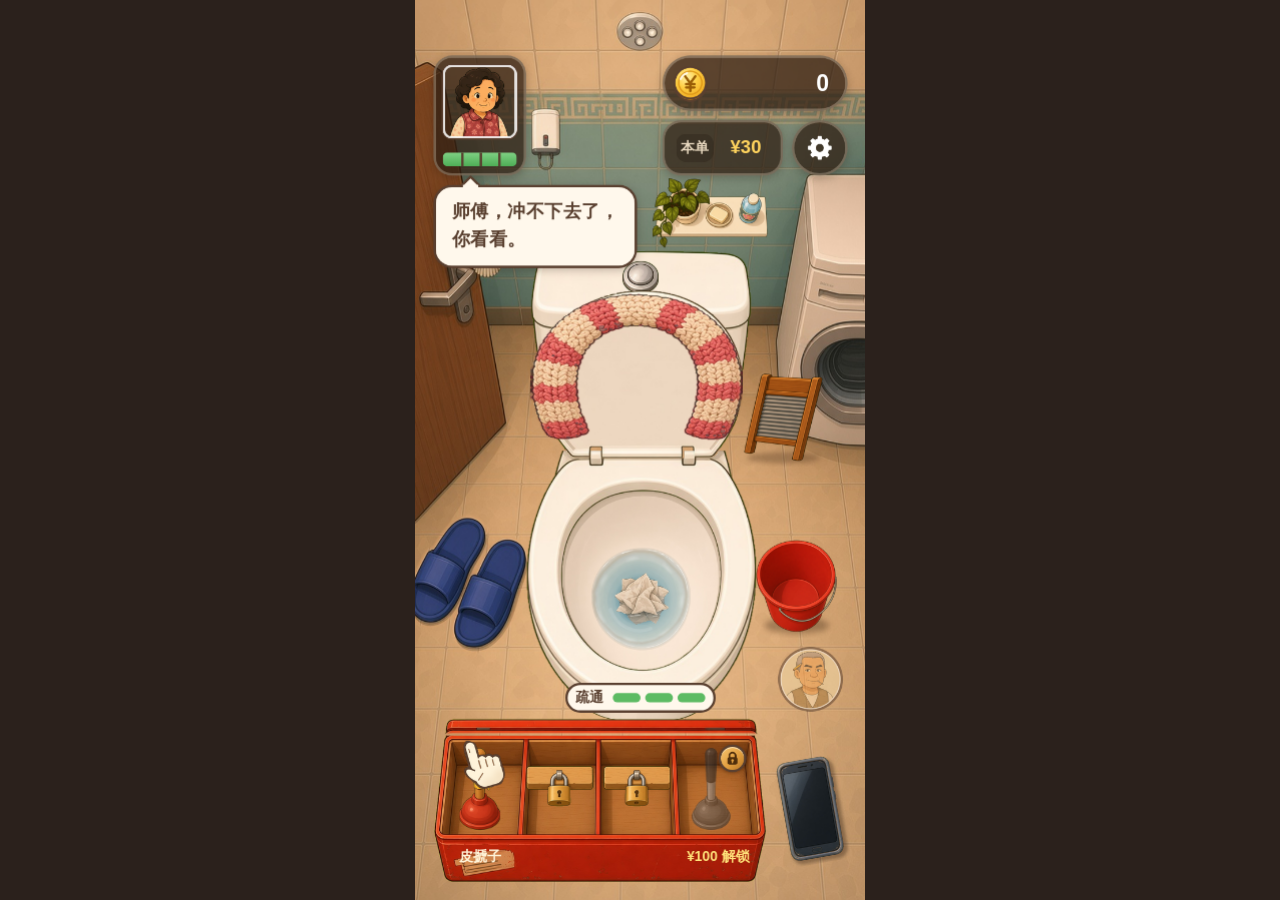
<file: index.html>
<!DOCTYPE html>
<html lang="zh-CN"><head><meta charset="utf-8">
<meta name="viewport" content="width=device-width,initial-scale=1,maximum-scale=1,user-scalable=no,viewport-fit=cover">
<meta name="apple-mobile-web-app-capable" content="yes">
<title>重生之我在澳洲修马桶 · G1 原型</title>
<style>
html,body{margin:0;height:100%;background:#2b211c;overflow:hidden;overscroll-behavior:none;touch-action:none;-webkit-user-select:none;user-select:none;-webkit-touch-callout:none}
canvas{display:block;margin:0 auto;touch-action:none}
</style></head><body><canvas id="c"></canvas>
<script src="src/ads.js"></script><script src="src/game.js"></script><script src="src/g2.js"></script><script src="src/art.js"></script>
<script src="src/fx.js"></script><script src="src/onboard.js"></script></body></html>
</file>
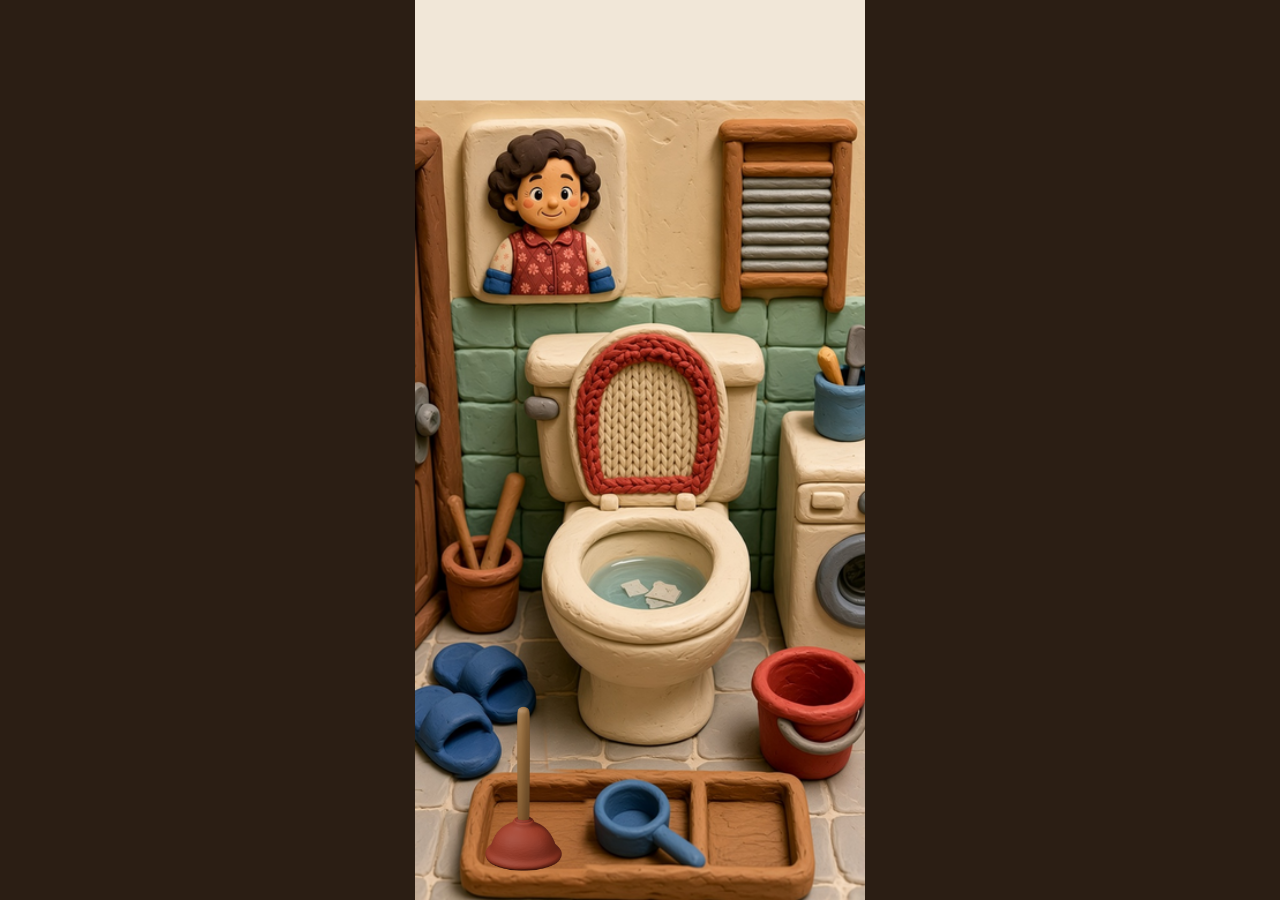
<file: demo/a-clay/index.html>
<!DOCTYPE html>
<html lang="zh-CN"><head><meta charset="utf-8">
<meta name="viewport" content="width=device-width,initial-scale=1,maximum-scale=1,user-scalable=no,viewport-fit=cover">
<title>A 黏土搋子样例 · fixture 机位，不是王阿姨正式场景</title>
<style>
html,body{margin:0;height:100%;background:#2B1E14;overflow:hidden;touch-action:none}
canvas{display:block;margin:0 auto;touch-action:none}
#gate{position:absolute;left:50%;top:50%;transform:translate(-50%,-50%);width:min(360px,92vw);max-height:86vh;overflow:auto;background:#FFF8EC;color:#5A4030;border-radius:16px;padding:16px 18px;box-sizing:border-box}
#gate .k{margin:0 0 8px;font:700 20px/28px "Noto Sans CJK SC","PingFang SC",sans-serif}
#gate p,#gate li{font:400 14px/22px "Noto Sans CJK SC","PingFang SC",sans-serif;margin:0 0 8px}
#gate ul{padding-left:18px;margin:0}
</style></head><body>
<canvas id="c"></canvas>
<div id="gate" hidden></div>
<script src="demo.js"></script>
</body></html>
</file>
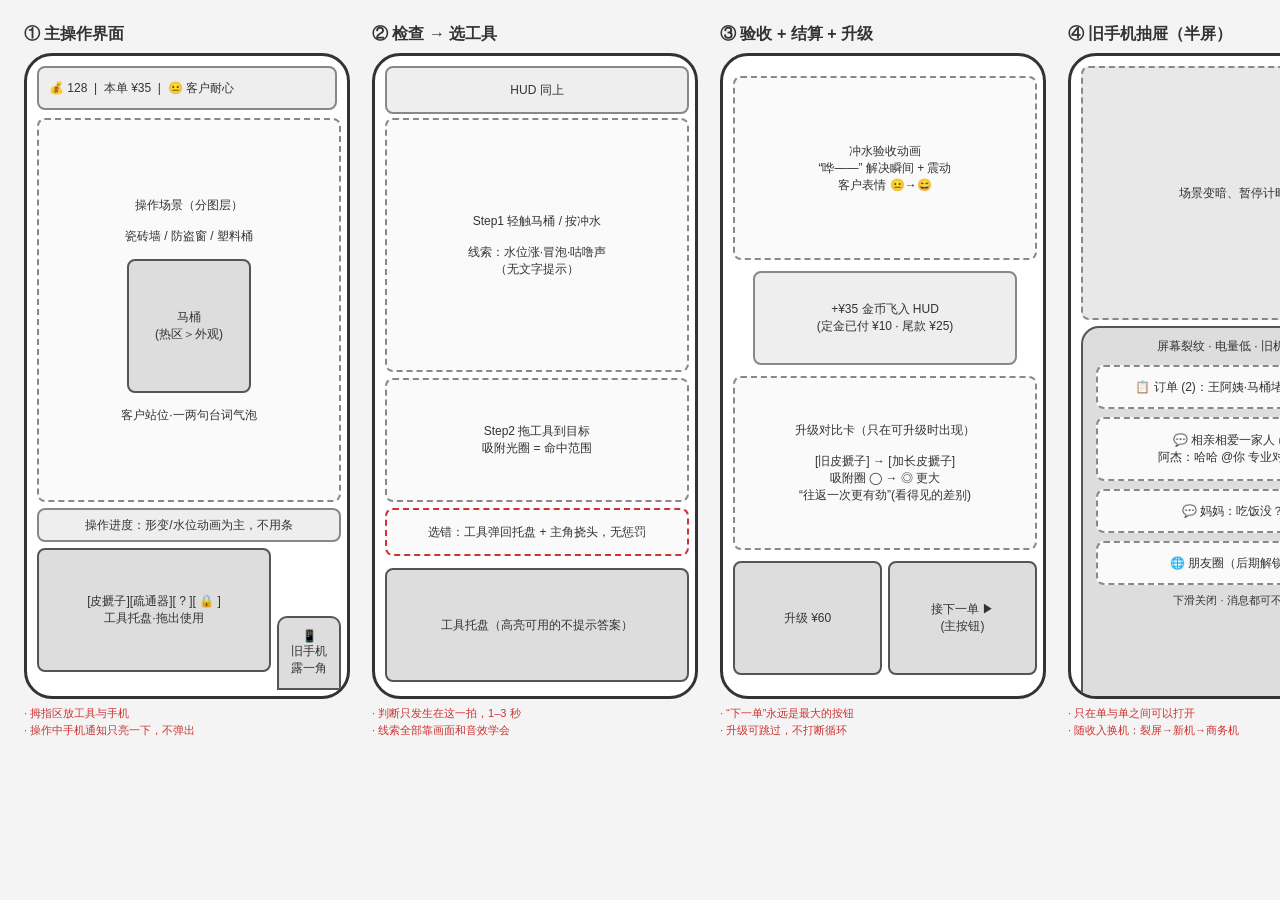
<file: design/ui/wf.html>
<html><head><meta charset="utf-8"><style>
body{margin:0;background:#f4f4f4;font-family:"Noto Sans CJK SC","Noto Serif CJK SC",sans-serif;color:#333}
.row{display:flex;gap:28px;padding:24px}
.col{width:320px}
h3{margin:0 0 8px;font-size:16px}
.ph{position:relative;width:320px;height:640px;background:#fff;border:3px solid #333;border-radius:28px;overflow:hidden}
.b{position:absolute;border:2px dashed #888;border-radius:8px;font-size:12px;display:flex;align-items:center;justify-content:center;text-align:center;background:#fafafa}
.s{border-style:solid;background:#eee}
.k{background:#ddd;border:2px solid #555}
.n{font-size:11px;color:#c33;margin-top:6px;line-height:1.5}
</style></head><body><div class="row">

<div class="col"><h3>① 主操作界面</h3><div class="ph">
<div class="b s" style="left:10px;top:10px;width:300px;height:44px;justify-content:space-between;padding:0 10px;box-sizing:border-box">💰 128 &nbsp;|&nbsp; 本单 ¥35 &nbsp;|&nbsp; 😐 客户耐心</div>
<div class="b" style="left:10px;top:62px;width:300px;height:380px;flex-direction:column">操作场景（分图层）<br><br>瓷砖墙 / 防盗窗 / 塑料桶<br><br><div class="b k" style="position:relative;width:120px;height:130px">马桶<br>(热区＞外观)</div><br>客户站位·一两句台词气泡</div>
<div class="b s" style="left:10px;top:452px;width:300px;height:30px">操作进度：形变/水位动画为主，不用条</div>
<div class="b k" style="left:10px;top:492px;width:230px;height:120px;gap:6px">[皮搋子][疏通器][ ? ][ 🔒 ]<br>工具托盘·拖出使用</div>
<div class="b k" style="left:250px;top:560px;width:60px;height:70px;border-radius:10px 10px 0 0">📱<br>旧手机<br>露一角</div>
</div><div class="n">· 拇指区放工具与手机<br>· 操作中手机通知只亮一下，不弹出</div></div>

<div class="col"><h3>② 检查 → 选工具</h3><div class="ph">
<div class="b s" style="left:10px;top:10px;width:300px;height:44px">HUD 同上</div>
<div class="b" style="left:10px;top:62px;width:300px;height:250px;flex-direction:column">Step1 轻触马桶 / 按冲水<br><br>线索：水位涨·冒泡·咕噜声<br>（无文字提示）</div>
<div class="b" style="left:10px;top:322px;width:300px;height:120px">Step2 拖工具到目标<br>吸附光圈 = 命中范围</div>
<div class="b" style="left:10px;top:452px;width:300px;height:44px;border-color:#c33">选错：工具弹回托盘 + 主角挠头，无惩罚</div>
<div class="b k" style="left:10px;top:512px;width:300px;height:110px">工具托盘（高亮可用的不提示答案）</div>
</div><div class="n">· 判断只发生在这一拍，1–3 秒<br>· 线索全部靠画面和音效学会</div></div>

<div class="col"><h3>③ 验收 + 结算 + 升级</h3><div class="ph">
<div class="b" style="left:10px;top:20px;width:300px;height:180px;flex-direction:column">冲水验收动画<br>“哗——” 解决瞬间 + 震动<br>客户表情 😐→😄</div>
<div class="b s" style="left:30px;top:215px;width:260px;height:90px;flex-direction:column">+¥35 金币飞入 HUD<br>(定金已付 ¥10 · 尾款 ¥25)</div>
<div class="b" style="left:10px;top:320px;width:300px;height:170px;flex-direction:column">升级对比卡（只在可升级时出现）<br><br>[旧皮搋子] → [加长皮搋子]<br>吸附圈 ◯ → ◎ 更大<br>“往返一次更有劲”(看得见的差别)</div>
<div class="b k" style="left:10px;top:505px;width:145px;height:110px">升级 ¥60</div>
<div class="b k" style="left:165px;top:505px;width:145px;height:110px">接下一单 ▶<br>(主按钮)</div>
</div><div class="n">· “下一单”永远是最大的按钮<br>· 升级可跳过，不打断循环</div></div>

<div class="col"><h3>④ 旧手机抽屉（半屏）</h3><div class="ph">
<div class="b" style="left:10px;top:10px;width:300px;height:250px;background:#e8e8e8">场景变暗、暂停计时</div>
<div class="b k" style="left:10px;top:270px;width:300px;height:360px;flex-direction:column;justify-content:flex-start;padding-top:10px;border-radius:18px 18px 0 0">屏幕裂纹 · 电量低 · 旧机外观<br>
<div class="b" style="position:relative;width:270px;height:40px;margin-top:10px">📋 订单 (2)：王阿姨·马桶堵 定金¥10</div>
<div class="b" style="position:relative;width:270px;height:60px;margin-top:8px">💬 相亲相爱一家人 (5)<br>阿杰：哈哈 @你 专业对口了</div>
<div class="b" style="position:relative;width:270px;height:40px;margin-top:8px">💬 妈妈：吃饭没？</div>
<div class="b" style="position:relative;width:270px;height:40px;margin-top:8px">🌐 朋友圈（后期解锁）</div>
<div style="font-size:11px;margin-top:8px">下滑关闭 · 消息都可不读</div></div>
</div><div class="n">· 只在单与单之间可以打开<br>· 随收入换机：裂屏→新机→商务机</div></div>

</div></body></html>
</file>
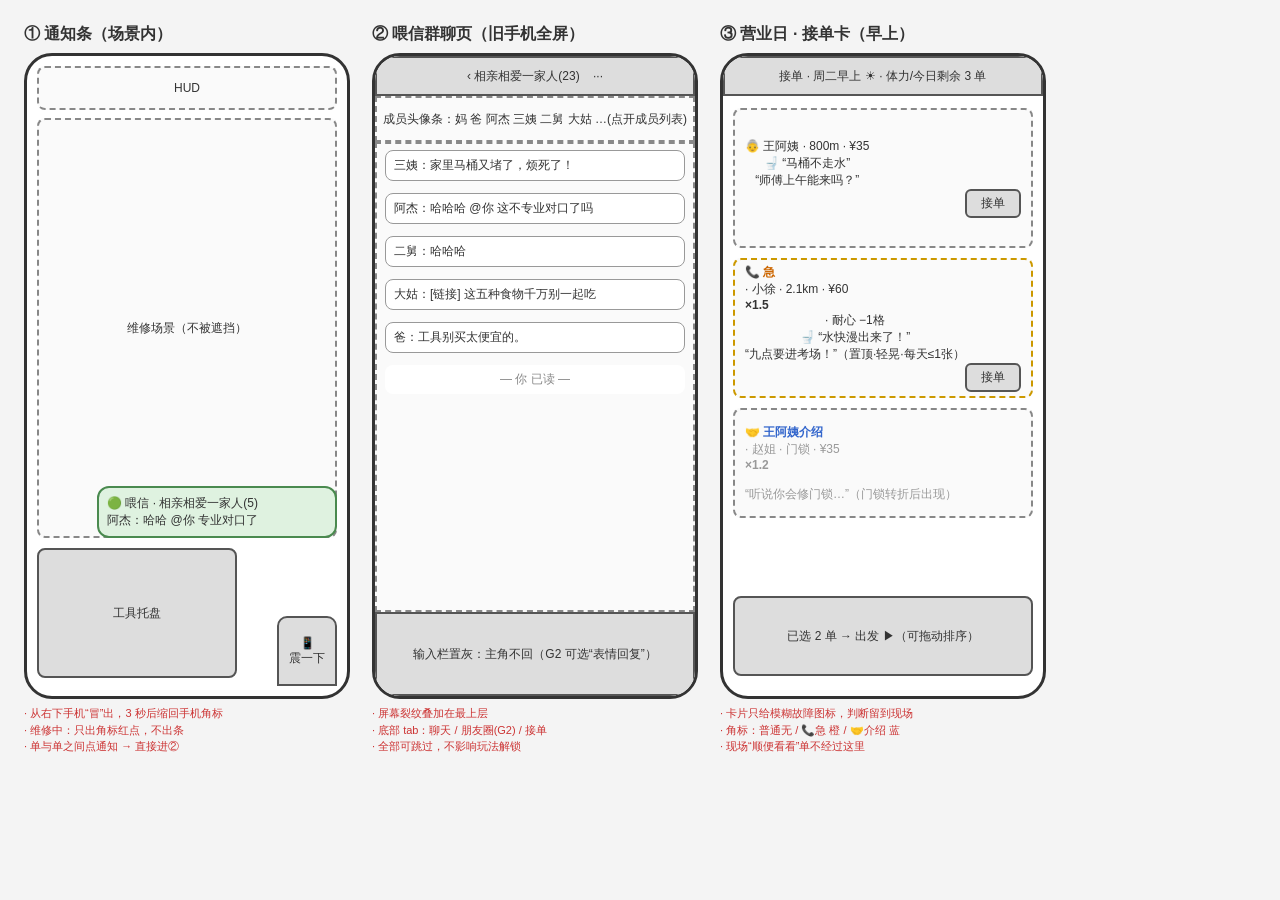
<file: design/ui/wf2.html>
<html><head><meta charset="utf-8"><style>
body{margin:0;background:#f4f4f4;font-family:"Noto Sans CJK SC","Noto Serif CJK SC",sans-serif;color:#333}
.row{display:flex;gap:28px;padding:24px}.col{width:320px}h3{margin:0 0 8px;font-size:16px}
.ph{position:relative;width:320px;height:640px;background:#fff;border:3px solid #333;border-radius:28px;overflow:hidden}
.b{position:absolute;border:2px dashed #888;border-radius:8px;font-size:12px;display:flex;align-items:center;justify-content:center;text-align:center;background:#fafafa;box-sizing:border-box}
.k{background:#ddd;border:2px solid #555}.g{background:#dff2e0;border:2px solid #4a8a4f}
.r{position:relative;margin:6px 8px;padding:6px 8px;border:1.5px solid #999;border-radius:8px;font-size:12px;background:#fff;text-align:left}
.n{font-size:11px;color:#c33;margin-top:6px;line-height:1.5}
</style></head><body><div class="row">

<div class="col"><h3>① 通知条（场景内）</h3><div class="ph">
<div class="b" style="left:10px;top:10px;width:300px;height:44px">HUD</div>
<div class="b" style="left:10px;top:62px;width:300px;height:420px">维修场景（不被遮挡）</div>
<div class="b k" style="left:10px;top:492px;width:200px;height:130px">工具托盘</div>
<div class="b g" style="left:70px;top:430px;width:240px;height:52px;justify-content:flex-start;padding-left:8px;border-radius:12px">🟢 喂信 · 相亲相爱一家人(5)<br>阿杰：哈哈 @你 专业对口了</div>
<div class="b k" style="left:250px;top:560px;width:60px;height:70px;border-radius:10px 10px 0 0">📱<br>震一下</div>
</div><div class="n">· 从右下手机“冒”出，3 秒后缩回手机角标<br>· 维修中：只出角标红点，不出条<br>· 单与单之间点通知 → 直接进②</div></div>

<div class="col"><h3>② 喂信群聊页（旧手机全屏）</h3><div class="ph">
<div class="b k" style="left:0;top:0;width:320px;height:40px;border-radius:0">‹ 相亲相爱一家人(23) &nbsp;&nbsp; ···</div>
<div class="b" style="left:0;top:40px;width:320px;height:46px;border-radius:0">成员头像条：妈 爸 阿杰 三姨 二舅 大姑 …(点开成员列表)</div>
<div class="b" style="left:0;top:86px;width:320px;height:470px;border-radius:0;flex-direction:column;justify-content:flex-start;align-items:stretch">
<div class="r">三姨：家里马桶又堵了，烦死了！</div>
<div class="r">阿杰：哈哈哈 @你 这不专业对口了吗</div>
<div class="r">二舅：哈哈哈</div>
<div class="r">大姑：[链接] 这五种食物千万别一起吃</div>
<div class="r">爸：工具别买太便宜的。</div>
<div class="r" style="text-align:center;color:#888;border:none">— 你 已读 —</div></div>
<div class="b k" style="left:0;top:556px;width:320px;height:84px;border-radius:0">输入栏置灰：主角不回（G2 可选“表情回复”）</div>
</div><div class="n">· 屏幕裂纹叠加在最上层<br>· 底部 tab：聊天 / 朋友圈(G2) / 接单<br>· 全部可跳过，不影响玩法解锁</div></div>

<div class="col"><h3>③ 营业日 · 接单卡（早上）</h3><div class="ph">
<div class="b k" style="left:0;top:0;width:320px;height:40px;border-radius:0">接单 · 周二早上 ☀ · 体力/今日剩余 3 单</div>
<div class="b" style="left:10px;top:52px;width:300px;height:140px;flex-direction:column;align-items:flex-start;padding:10px">👵 王阿姨 · 800m · ¥35<br>🚽 “马桶不走水”<br>“师傅上午能来吗？”<br><span style="align-self:flex-end;border:2px solid #555;padding:4px 14px;border-radius:6px;background:#ddd">接单</span></div>
<div class="b" style="left:10px;top:202px;width:300px;height:140px;flex-direction:column;align-items:flex-start;padding:10px;border-color:#c90"><b style="color:#c60">📞 急</b> · 小徐 · 2.1km · ¥60 <b>×1.5</b> · 耐心 −1格<br>🚽 “水快漫出来了！”<br>“九点要进考场！”（置顶·轻晃·每天≤1张）<br><span style="align-self:flex-end;border:2px solid #555;padding:4px 14px;border-radius:6px;background:#ddd">接单</span></div>
<div class="b" style="left:10px;top:352px;width:300px;height:110px;flex-direction:column;align-items:flex-start;padding:10px;color:#999"><b style="color:#36c">🤝 王阿姨介绍</b> · 赵姐 · 门锁 · ¥35 <b>×1.2</b><br>“听说你会修门锁…”（门锁转折后出现）</div>
<div class="b k" style="left:10px;top:540px;width:300px;height:80px">已选 2 单 → 出发 ▶（可拖动排序）</div>
</div><div class="n">· 卡片只给模糊故障图标，判断留到现场<br>· 角标：普通无 / 📞急 橙 / 🤝介绍 蓝<br>· 现场“顺便看看”单不经过这里</div></div>

</div></body></html>
</file>
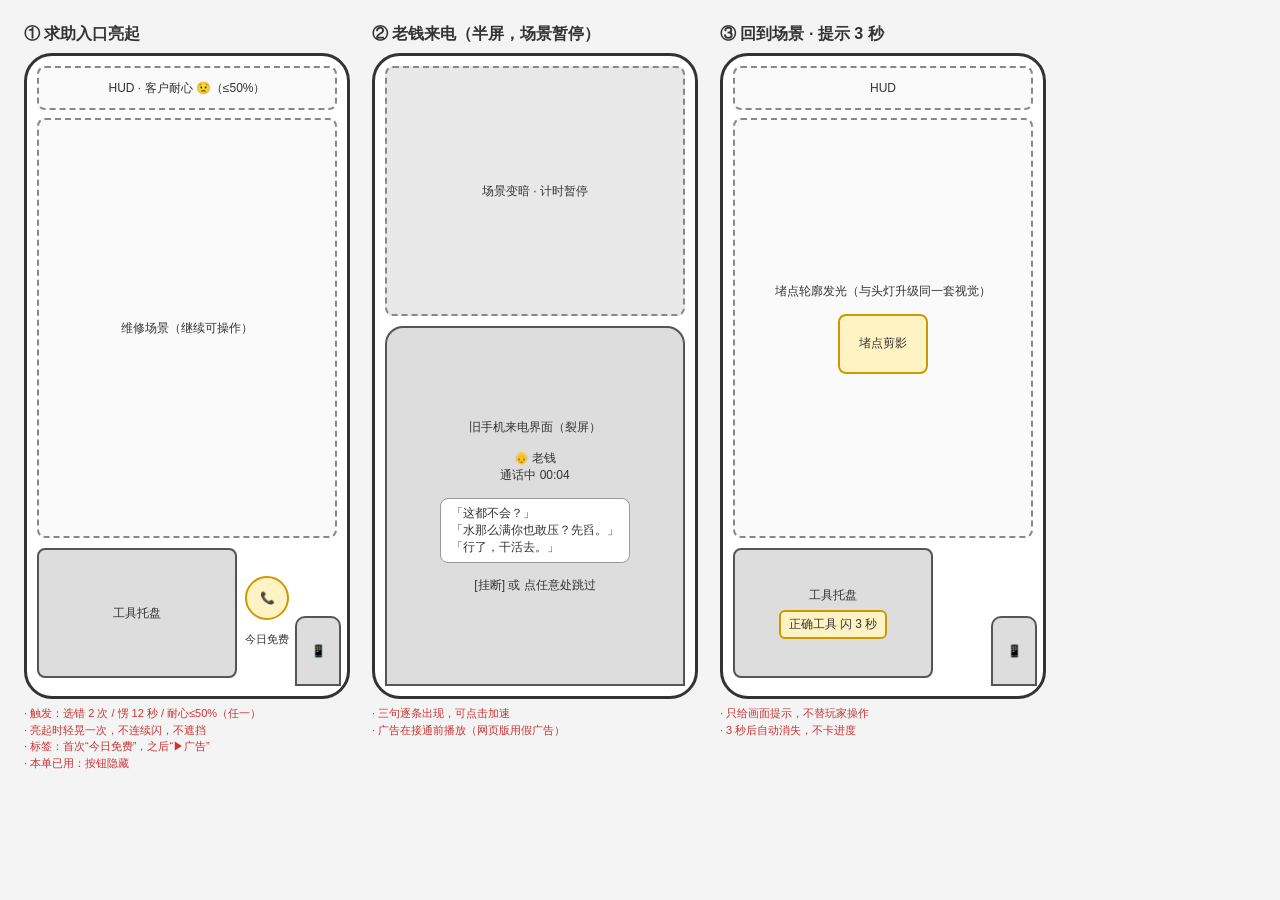
<file: design/ui/wf3.html>
<html><head><meta charset="utf-8"><style>
body{margin:0;background:#f4f4f4;font-family:"Noto Sans CJK SC","Noto Serif CJK SC",sans-serif;color:#333}
.row{display:flex;gap:28px;padding:24px}.col{width:320px}h3{margin:0 0 8px;font-size:16px}
.ph{position:relative;width:320px;height:640px;background:#fff;border:3px solid #333;border-radius:28px;overflow:hidden}
.b{position:absolute;border:2px dashed #888;border-radius:8px;font-size:12px;display:flex;align-items:center;justify-content:center;text-align:center;background:#fafafa;box-sizing:border-box}
.k{background:#ddd;border:2px solid #555}.y{background:#fff3c4;border:2px solid #c90}
.n{font-size:11px;color:#c33;margin-top:6px;line-height:1.5}
</style></head><body><div class="row">
<div class="col"><h3>① 求助入口亮起</h3><div class="ph">
<div class="b" style="left:10px;top:10px;width:300px;height:44px">HUD · 客户耐心 😟（≤50%）</div>
<div class="b" style="left:10px;top:62px;width:300px;height:420px">维修场景（继续可操作）</div>
<div class="b k" style="left:10px;top:492px;width:200px;height:130px">工具托盘</div>
<div class="b y" style="left:218px;top:520px;width:44px;height:44px;border-radius:50%">📞</div>
<div class="b" style="left:200px;top:572px;width:80px;height:22px;font-size:11px;border:none;background:none">今日免费</div>
<div class="b k" style="left:268px;top:560px;width:46px;height:70px;border-radius:10px 10px 0 0">📱</div>
</div><div class="n">· 触发：选错 2 次 / 愣 12 秒 / 耐心≤50%（任一）<br>· 亮起时轻晃一次，不连续闪，不遮挡<br>· 标签：首次“今日免费”，之后“▶广告”<br>· 本单已用：按钮隐藏</div></div>
<div class="col"><h3>② 老钱来电（半屏，场景暂停）</h3><div class="ph">
<div class="b" style="left:10px;top:10px;width:300px;height:250px;background:#e8e8e8">场景变暗 · 计时暂停</div>
<div class="b k" style="left:10px;top:270px;width:300px;height:360px;flex-direction:column;border-radius:18px 18px 0 0">旧手机来电界面（裂屏）<br><br>👴 老钱<br>通话中 00:04<br><br><div style="border:1.5px solid #999;border-radius:8px;padding:6px 10px;background:#fff;text-align:left">「这都不会？」<br>「水那么满你也敢压？先舀。」<br>「行了，干活去。」</div><br>[挂断] 或 点任意处跳过</div>
</div><div class="n">· 三句逐条出现，可点击加速<br>· 广告在接通前播放（网页版用假广告）</div></div>
<div class="col"><h3>③ 回到场景 · 提示 3 秒</h3><div class="ph">
<div class="b" style="left:10px;top:10px;width:300px;height:44px">HUD</div>
<div class="b" style="left:10px;top:62px;width:300px;height:420px;flex-direction:column">堵点轮廓发光（与头灯升级同一套视觉）<br><br><div class="b y" style="position:relative;width:90px;height:60px">堵点剪影</div></div>
<div class="b k" style="left:10px;top:492px;width:200px;height:130px;flex-direction:column">工具托盘<br><span style="border:2px solid #c90;background:#fff3c4;padding:4px 8px;border-radius:6px;margin-top:6px">正确工具 闪 3 秒</span></div>
<div class="b k" style="left:268px;top:560px;width:46px;height:70px;border-radius:10px 10px 0 0">📱</div>
</div><div class="n">· 只给画面提示，不替玩家操作<br>· 3 秒后自动消失，不卡进度</div></div>
</div></body></html>
</file>
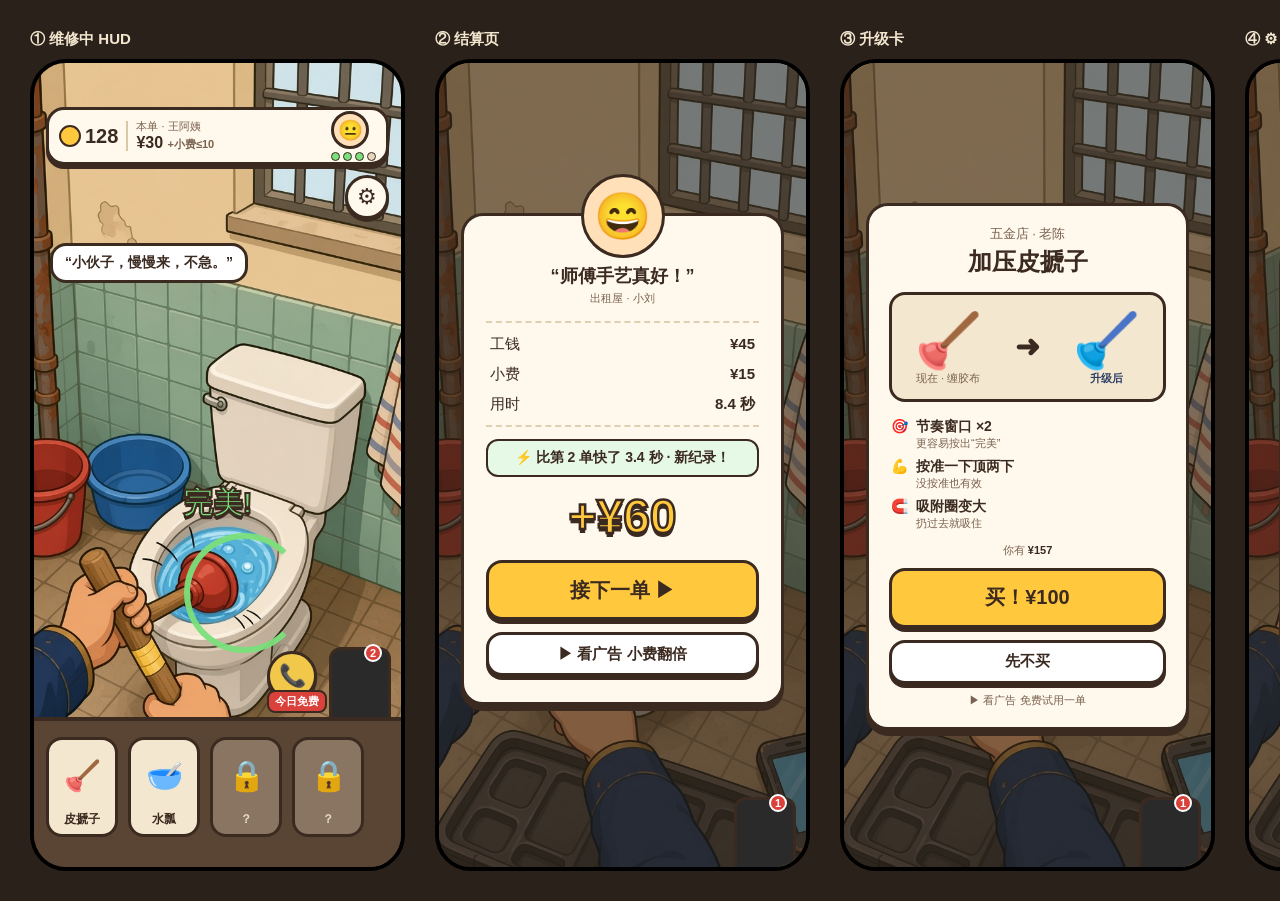
<file: design/ui/hifi/hifi.html>
<html><head><meta charset="utf-8"><style>
:root{--ink:#3B2A20;--paper:#FFF8EC;--wall:#EAD9B5;--tile:#A8CDB8;--coin:#FFC83D;--ok:#7BE07B;--bad:#FF7A5C;--red:#D9413A;--navy:#2E3F66;--tape:#F2C84B;--water:#6EC3F0}
*{box-sizing:border-box}
body{margin:0;background:#2b211b;font-family:"Noto Sans CJK SC","Noto Serif CJK SC",sans-serif;color:var(--ink)}
.row{display:flex;gap:30px;padding:30px}
.cap{color:#f3e6cf;font-size:15px;margin:0 0 10px;font-weight:700}
.ph{position:relative;width:375px;height:812px;border-radius:36px;overflow:hidden;border:4px solid #000;background:url(../../art/style_frame_v2.jpg) center/cover}
.dim::after{content:"";position:absolute;inset:0;background:rgba(43,33,27,.55);z-index:1}
.dim .phone{z-index:2;bottom:0}
.card{position:absolute;z-index:2;background:var(--paper);border:3px solid var(--ink);border-radius:22px;box-shadow:0 6px 0 var(--ink)}
.btn{border:3px solid var(--ink);border-radius:16px;font-weight:900;display:flex;align-items:center;justify-content:center;box-shadow:0 4px 0 var(--ink)}
.pri{background:var(--coin);font-size:20px}
.sec{background:#fff;font-size:15px}
.hud{position:absolute;top:44px;left:12px;right:12px;height:58px;background:var(--paper);border:3px solid var(--ink);border-radius:18px;box-shadow:0 4px 0 var(--ink);display:flex;align-items:center;padding:0 10px;gap:8px;z-index:3}
.money{font-weight:900;font-size:20px;display:flex;align-items:center;gap:4px}
.coin{width:22px;height:22px;border-radius:50%;background:var(--coin);border:2.5px solid var(--ink);display:inline-block}
.sep{width:2px;height:30px;background:#d9c7a6}
.small{font-size:11px;color:#7a6250;line-height:1.2}
.face{width:38px;height:38px;border-radius:50%;border:3px solid var(--ink);background:#ffe0b8;display:flex;align-items:center;justify-content:center;font-size:20px;position:relative}
.pat{display:flex;gap:3px;margin-top:3px}.pat i{width:9px;height:9px;border-radius:50%;background:var(--ok);border:1.5px solid var(--ink)}.pat i.off{background:#e5d6bd}
.gear{position:absolute;top:112px;right:12px;width:44px;height:44px;border-radius:50%;background:var(--paper);border:3px solid var(--ink);box-shadow:0 3px 0 var(--ink);display:flex;align-items:center;justify-content:center;font-size:22px;z-index:3}
.tray{position:absolute;left:0;right:0;bottom:0;height:150px;background:#5a4434;border-top:4px solid var(--ink);display:flex;gap:10px;padding:16px 12px 30px;z-index:3}
.slot{flex:1;max-width:72px;background:#F4E7CF;border:3px solid var(--ink);border-radius:16px;display:flex;flex-direction:column;align-items:center;justify-content:flex-end;padding-bottom:6px;font-size:12px;font-weight:700;position:relative}
.slot.lock{background:#8a7462;color:#e9dcc6}
.slot .ic{font-size:30px;flex:1;display:flex;align-items:center}
.call{position:absolute;right:84px;bottom:166px;width:50px;height:50px;border-radius:50%;background:var(--tape);border:3px solid var(--ink);box-shadow:0 3px 0 var(--ink);display:flex;align-items:center;justify-content:center;font-size:22px;z-index:4}
.free{position:absolute;right:74px;bottom:154px;background:var(--red);color:#fff;font-size:11px;font-weight:900;padding:2px 6px;border-radius:8px;border:2px solid var(--ink);z-index:5}
.phone{position:absolute;right:10px;bottom:150px;width:62px;height:70px;background:#2a2a2a;border:3px solid var(--ink);border-bottom:none;border-radius:12px 12px 0 0;z-index:2}
.dot{position:absolute;right:6px;top:-6px;width:18px;height:18px;border-radius:50%;background:var(--red);border:2px solid #fff;color:#fff;font-size:11px;font-weight:900;display:flex;align-items:center;justify-content:center}
.toast{position:absolute;left:50%;top:330px;transform:translateX(-50%);font-size:30px;font-weight:900;color:#fff;-webkit-text-stroke:2px var(--ink);text-shadow:0 3px 0 var(--ink);z-index:3}
.ring{position:absolute;left:150px;top:470px;width:120px;height:120px;border-radius:50%;border:6px solid var(--ok);border-right-color:transparent;z-index:3;opacity:.95}
.bubble{position:absolute;left:16px;top:180px;max-width:230px;background:#fff;border:3px solid var(--ink);border-radius:16px;padding:8px 12px;font-size:14px;font-weight:700;z-index:3}
.notif{position:absolute;right:10px;bottom:226px;width:250px;background:#fff;border:3px solid var(--ink);border-radius:16px;padding:8px 10px;display:flex;gap:8px;align-items:center;z-index:4;box-shadow:0 4px 0 var(--ink)}
.notif img{width:34px;height:34px}
.notif b{font-size:12px}.notif div div{font-size:12px;color:#5b4636}
.tg{display:flex;justify-content:space-between;align-items:center;padding:14px 4px;border-bottom:2px dashed #e0cfb2;font-size:16px;font-weight:700}
.sw{width:56px;height:32px;border-radius:16px;border:3px solid var(--ink);background:var(--ok);position:relative}
.sw::after{content:"";position:absolute;right:2px;top:2px;width:22px;height:22px;border-radius:50%;background:#fff;border:2px solid var(--ink)}
.sw.off{background:#d8c8ad}.sw.off::after{left:2px;right:auto}
.dis{opacity:.45}
</style></head><body><div class="row">

<div><p class="cap">① 维修中 HUD</p><div class="ph">
 <div class="hud">
  <div class="money"><span class="coin"></span>128</div><div class="sep"></div>
  <div><div class="small">本单 · 王阿姨</div><div style="font-weight:900;font-size:16px">¥30 <span class="small">+小费≤10</span></div></div>
  <div style="flex:1"></div>
  <div style="text-align:center"><div class="face">😐</div><div class="pat"><i></i><i></i><i></i><i class="off"></i></div></div>
 </div>
 <div class="gear">⚙</div>
 <div class="bubble">“小伙子，慢慢来，不急。”</div>
 <div class="ring"></div>
 <div class="toast" style="top:420px;color:var(--ok)">完美!</div>
 <div class="phone"><div class="dot">2</div></div>
 <div class="call">📞</div><div class="free">今日免费</div>
 <div class="tray">
  <div class="slot"><div class="ic">🪠</div>皮搋子</div>
  <div class="slot"><div class="ic">🥣</div>水瓢</div>
  <div class="slot lock"><div class="ic">🔒</div>？</div>
  <div class="slot lock"><div class="ic">🔒</div>？</div>
 </div>
</div></div>

<div><p class="cap">② 结算页</p><div class="ph dim">
 <div class="card" style="left:22px;right:22px;top:150px;padding:22px 22px 26px;text-align:center">
  <div class="face" style="width:84px;height:84px;font-size:46px;margin:-64px auto 6px;background:#ffe0b8">😄</div>
  <div style="font-size:18px;font-weight:900">“师傅手艺真好！”</div>
  <div class="small" style="margin:4px 0 16px">出租屋 · 小刘</div>
  <div style="text-align:left;font-size:15px;line-height:2;border-top:2px dashed #e0cfb2;border-bottom:2px dashed #e0cfb2;padding:6px 4px">
   <div style="display:flex;justify-content:space-between"><span>工钱</span><b>¥45</b></div>
   <div style="display:flex;justify-content:space-between"><span>小费</span><b>¥15</b></div>
   <div style="display:flex;justify-content:space-between"><span>用时</span><b>8.4 秒</b></div></div>
  <div style="margin:12px 0;background:#e6f8e6;border:2.5px solid var(--ink);border-radius:12px;padding:8px;font-weight:900;font-size:14px">⚡ 比第 2 单快了 3.4 秒 · 新纪录！</div>
  <div style="font-size:48px;font-weight:900;color:var(--coin);-webkit-text-stroke:2.5px var(--ink);text-shadow:0 4px 0 var(--ink)">+¥60</div>
  <div class="btn pri" style="height:60px;margin-top:16px">接下一单 ▶</div>
  <div class="btn sec" style="height:44px;margin-top:12px">▶ 看广告 小费翻倍</div>
 </div>
 <div class="phone"><div class="dot">1</div></div>
</div></div>

<div><p class="cap">③ 升级卡</p><div class="ph dim">
 <div class="card" style="left:22px;right:22px;top:140px;padding:20px;text-align:center">
  <div class="small" style="font-size:13px">五金店 · 老陈</div>
  <div style="font-size:24px;font-weight:900;margin:4px 0 14px">加压皮搋子</div>
  <div style="display:flex;align-items:center;justify-content:space-around;background:#F4E7CF;border:3px solid var(--ink);border-radius:16px;padding:14px 6px">
   <div><div style="font-size:54px">🪠</div><div class="small">现在 · 缠胶布</div></div>
   <div style="font-size:30px;font-weight:900">➜</div>
   <div><div style="font-size:54px;filter:hue-rotate(200deg) saturate(1.4)">🪠</div><div class="small" style="color:var(--navy);font-weight:900">升级后</div></div>
  </div>
  <div style="text-align:left;font-size:14px;line-height:1.5;margin:14px 2px">
   <div style="display:flex;gap:8px;margin:6px 0"><span>🎯</span><span><b>节奏窗口 ×2</b><br><span class="small">更容易按出“完美”</span></span></div>
   <div style="display:flex;gap:8px;margin:6px 0"><span>💪</span><span><b>按准一下顶两下</b><br><span class="small">没按准也有效</span></span></div>
   <div style="display:flex;gap:8px;margin:6px 0"><span>🧲</span><span><b>吸附圈变大</b><br><span class="small">扔过去就吸住</span></span></div>
  </div>
  <div class="small" style="margin-bottom:10px">你有 <b style="color:var(--ink)">¥157</b></div>
  <div class="btn pri" style="height:60px">买！¥100</div>
  <div class="btn sec" style="height:44px;margin-top:12px">先不买</div>
  <div class="small" style="margin-top:10px">▶ 看广告 免费试用一单</div>
 </div>
 <div class="phone"><div class="dot">1</div></div>
</div></div>

<div><p class="cap">④ ⚙ 设置卡</p><div class="ph dim">
 <div class="gear" style="z-index:3">⚙</div>
 <div class="card" style="left:30px;right:30px;top:180px;padding:20px 22px 24px">
  <div style="font-size:20px;font-weight:900;text-align:center;margin-bottom:6px">设置</div>
  <div class="tg"><span>🔊 声音</span><div class="sw"></div></div>
  <div class="tg"><span>🐢 省动效<br><span class="small">减少抖动和闪光</span></span><div class="sw off"></div></div>
  <div class="tg dis"><span>📳 震动<br><span class="small">本机不支持</span></span><div class="sw off"></div></div>
  <div style="margin-top:14px;background:#fff3c4;border:2.5px solid var(--ink);border-radius:12px;padding:8px 10px;font-size:13px;font-weight:700">📞 卡住了？问老钱 · 今日免费 1 次</div>
  <div class="btn pri" style="height:52px;margin-top:16px;font-size:18px">继续干活</div>
  <div class="small" style="text-align:center;margin-top:8px">点卡片外也可关闭 · 打开时游戏暂停</div>
 </div>
</div></div>

</div></body></html>
</file>
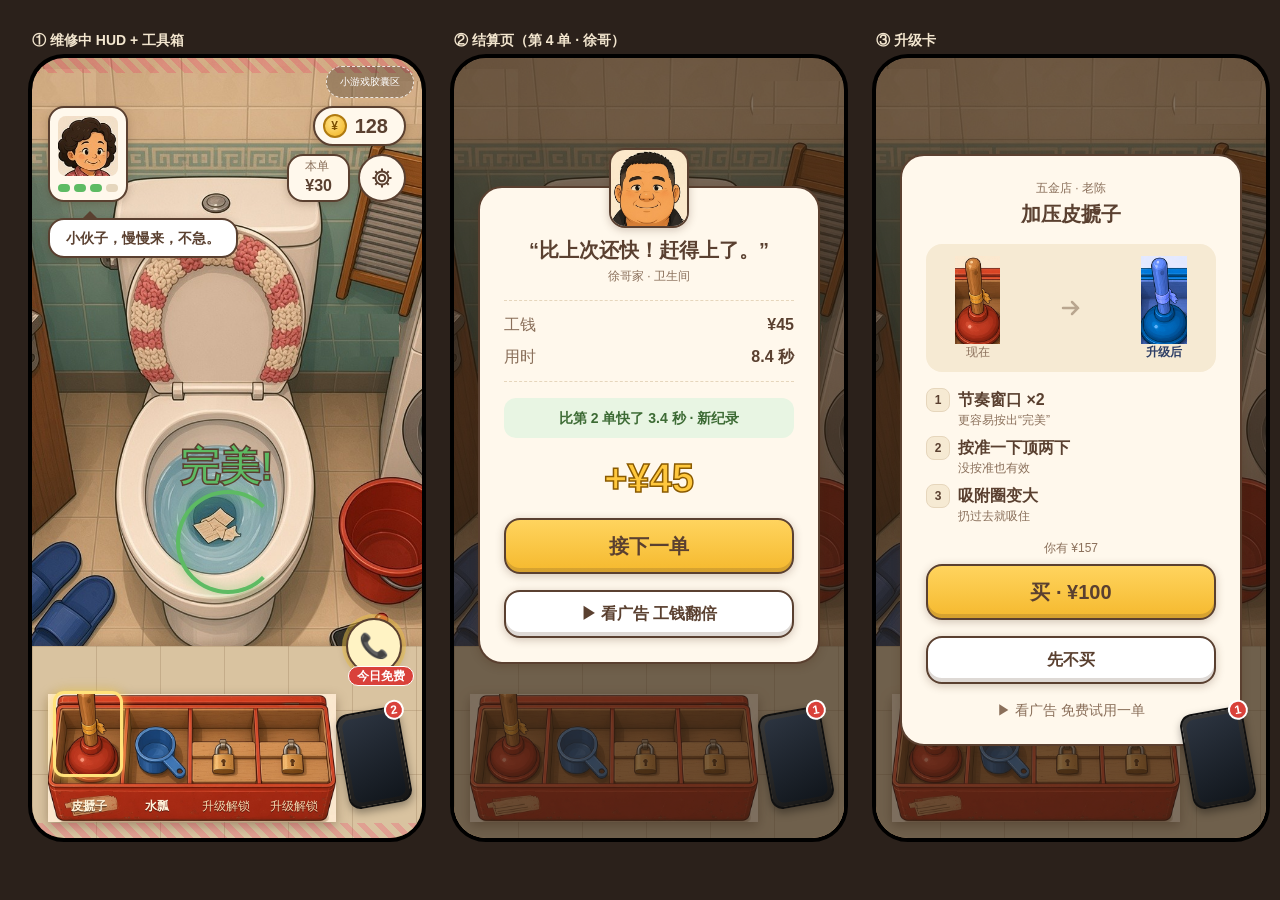
<file: design/ui/hifi/hifi_v1.html>
<html><head><meta charset="utf-8"><style>
/* ===== tokens (ui-spec v1.1) ===== */
:root{
 --ink:#5A4030;--ink2:#8A6F5A;--ink3:#B9A68F;--line:#E6D6BC;
 --paper:#FFF8EC;--paper2:#F6EAD3;--coin:#FFC83D;--ok:#5DBB63;--okbg:#E8F5E3;--red:#D9413A;
 --sh:0 2px 8px rgba(70,45,25,.25);
 --s1:4px;--s2:8px;--s3:16px;--s4:24px;--s5:32px;
}
*{box-sizing:border-box;margin:0}
body{background:#2b211b;font-family:"Noto Sans CJK SC",sans-serif;color:var(--ink);font-variant-numeric:tabular-nums;-webkit-font-smoothing:antialiased}
.t1{font-size:40px;line-height:48px;font-weight:700}
.t2{font-size:20px;line-height:28px;font-weight:700}
.t3{font-size:16px;line-height:24px}
.t4{font-size:14px;line-height:20px}
.t5{font-size:12px;line-height:16px}
.b{font-weight:700}.mute{color:var(--ink2)}.c{text-align:center}
.row{display:flex;gap:32px;padding:32px}
.cap{color:#f3e6cf;font-size:14px;margin:0 0 8px;font-weight:700}
.ph{position:relative;width:390px;height:780px;border-radius:32px;overflow:hidden;outline:4px solid #000;background:url(_bg_clean.jpg) center/cover}
.safe{position:absolute;left:0;right:0;height:15px;background:repeating-linear-gradient(45deg,rgba(255,0,80,.18) 0 6px,transparent 6px 12px);z-index:20}
.wxcap{position:absolute;top:8px;right:8px;width:88px;height:32px;border-radius:16px;border:1.5px dashed rgba(255,255,255,.8);background:rgba(0,0,0,.25);color:#fff;font-size:10px;display:flex;align-items:center;justify-content:center;z-index:20}
.dim::after{content:"";position:absolute;inset:0;background:rgba(43,30,20,.6);z-index:5}
.panel{background:var(--paper);border:2px solid var(--ink);box-shadow:var(--sh)}
.card{position:absolute;left:24px;right:24px;z-index:6;border-radius:24px;padding:24px}
.btn{height:56px;border:2px solid var(--ink);border-radius:16px;display:flex;align-items:center;justify-content:center;box-shadow:inset 0 -4px 0 rgba(90,64,48,.2),var(--sh)}
.pri{background:linear-gradient(#FFD45E,#F5B92E)}
.sec{height:48px;background:#fff}
.hr{height:0;border-top:1.5px dashed var(--line)}
.kv{display:flex;justify-content:space-between;align-items:center;height:32px}
/* HUD */
.who{position:absolute;top:48px;left:16px;width:80px;padding:8px;border-radius:16px;z-index:3}
.who img{width:60px;height:60px;border-radius:8px;display:block;margin:0 auto}
.pat{display:flex;gap:4px;justify-content:center;margin-top:8px}.pat i{width:12px;height:8px;border-radius:4px;background:var(--ok)}.pat i.off{background:#E5D6BD}
.coins{position:absolute;top:48px;right:16px;height:40px;padding:0 16px 0 8px;border-radius:20px;display:flex;align-items:center;gap:8px;z-index:3}
.cn{width:24px;height:24px;border-radius:50%;background:radial-gradient(circle at 40% 35%,#FFE38A,#F2B21C);border:2px solid #B07A10;color:#7a4e00;font-size:12px;font-weight:700;display:flex;align-items:center;justify-content:center}
.order{position:absolute;top:96px;right:72px;height:48px;padding:0 16px;border-radius:16px;display:flex;flex-direction:column;justify-content:center;z-index:3}
.gear{position:absolute;top:96px;right:16px;width:48px;height:48px;border-radius:50%;display:flex;align-items:center;justify-content:center;z-index:3}
.gear svg{width:24px;height:24px}
.bubble{position:absolute;left:16px;top:160px;max-width:240px;padding:8px 16px;border-radius:16px;z-index:3;background:#fff}
.bubble::before{content:"";position:absolute;left:32px;top:-9px;border:8px solid transparent;border-bottom-color:var(--ink);border-top:0}
.toast{position:absolute;left:0;right:0;top:384px;text-align:center;color:var(--ok);-webkit-text-stroke:1.5px var(--ink);z-index:3}
.ring{position:absolute;left:144px;top:432px;width:104px;height:104px;border-radius:50%;border:4px solid var(--ok);border-right-color:transparent;z-index:3;filter:drop-shadow(0 0 6px rgba(93,187,99,.8))}
/* toolbox */
.floor{position:absolute;left:0;right:0;bottom:0;height:192px;background:linear-gradient(90deg,rgba(150,120,85,.3) 1px,transparent 1px) 0 0/64px 64px,linear-gradient(rgba(150,120,85,.3) 1px,transparent 1px) 0 0/64px 64px,#D9C3A0;box-shadow:0 -4px 8px rgba(80,55,30,.2);z-index:2}
.box{position:absolute;left:16px;bottom:16px;width:288px;height:128px;background:url(_toolbox_crop.png) center/100% 100%;z-index:3;filter:drop-shadow(0 4px 6px rgba(60,35,15,.35))}
.slot{position:absolute;top:8px;width:64px;height:80px}
.slot.sel{outline:3px solid #FFE27A;border-radius:8px;box-shadow:0 0 12px 2px rgba(255,220,90,.9)}
.lab{position:absolute;bottom:8px;width:64px;text-align:center;font-size:12px;line-height:16px;font-weight:700;color:#FFF3DA;text-shadow:0 1px 0 rgba(0,0,0,.45)}
.lab.lk{font-weight:400;color:#F5D9B0}
.phone{position:absolute;right:16px;bottom:32px;width:64px;height:96px;border-radius:12px;background:linear-gradient(160deg,#3a3a3a,#161616);border:2px solid #111;transform:rotate(-10deg);box-shadow:0 4px 8px rgba(0,0,0,.35);z-index:3}
.phone::after{content:"";position:absolute;inset:4px;border-radius:8px;background:linear-gradient(160deg,#2c3440,#11161c)}
.dim .phone{z-index:7}
.dot{position:absolute;right:-8px;top:-8px;min-width:20px;height:20px;border-radius:10px;background:var(--red);border:2px solid #fff;color:#fff;font-size:12px;line-height:16px;font-weight:700;text-align:center;z-index:2}
.call{position:absolute;right:20px;top:560px;width:56px;height:56px;border-radius:50%;background:#FFF3C4;display:flex;align-items:center;justify-content:center;font-size:24px;z-index:4;box-shadow:var(--sh),0 0 0 4px rgba(242,200,75,.5)}
.free{position:absolute;right:8px;top:608px;height:20px;padding:2px 8px;border-radius:10px;background:var(--red);color:#fff;z-index:5;border:1.5px solid #fff;display:flex;align-items:center}
/* settings */
.tg{display:flex;justify-content:space-between;align-items:center;min-height:56px;border-bottom:1.5px dashed var(--line)}
.sw{width:48px;height:28px;border-radius:14px;background:var(--ok);position:relative;border:2px solid var(--ink)}
.sw::after{content:"";position:absolute;right:2px;top:2px;width:20px;height:20px;border-radius:50%;background:#fff;box-shadow:0 1px 2px rgba(0,0,0,.3)}
.sw.off{background:#D8C8AD}.sw.off::after{left:2px;right:auto}
.dis{opacity:.45}
.chip{width:24px;height:24px;border-radius:8px;background:var(--paper2);border:1.5px solid var(--line);display:flex;align-items:center;justify-content:center;font-size:12px;font-weight:700;flex:none}
</style></head><body><div class="row">

<div><p class="cap">① 维修中 HUD + 工具箱</p><div class="ph">
 <div class="safe" style="top:0"></div><div class="safe" style="bottom:0"></div><div class="wxcap">小游戏胶囊区</div>
 <div class="who panel"><img src="_wang.png"><div class="pat"><i></i><i></i><i></i><i class="off"></i></div></div>
 <div class="coins panel"><span class="cn">¥</span><span class="t2">128</span></div>
 <div class="order panel"><span class="t5 mute">本单</span><span class="t3 b">¥30</span></div>
 <div class="gear panel"><svg viewBox="0 0 24 24" fill="none" stroke="#5A4030" stroke-width="2"><circle cx="12" cy="12" r="3.2"/><path d="M12 2.5v3M12 18.5v3M2.5 12h3M18.5 12h3M5.3 5.3l2.1 2.1M16.6 16.6l2.1 2.1M5.3 18.7l2.1-2.1M16.6 7.4l2.1-2.1"/><circle cx="12" cy="12" r="6.5"/></svg></div>
 <div class="bubble panel t4 b">小伙子，慢慢来，不急。</div>
 <div class="ring"></div><div class="toast t1">完美!</div>
 <div class="floor"></div>
 <div class="box"><div class="slot sel" style="left:8px;top:0"></div>
  <div class="lab" style="left:9px">皮搋子</div><div class="lab" style="left:77px">水瓢</div><div class="lab lk" style="left:146px">升级解锁</div><div class="lab lk" style="left:214px">升级解锁</div></div>
 <div class="phone"><div class="dot">2</div></div>
 <div class="call panel">📞</div><div class="free t5 b">今日免费</div>
</div></div>

<div><p class="cap">② 结算页（第 4 单 · 徐哥）</p><div class="ph dim">
 <div class="floor"></div><div class="box"></div>
 <div class="card panel" style="top:128px">
  <img src="_xu.png" style="width:80px;height:80px;border-radius:16px;border:2px solid var(--ink);margin:-64px auto 8px;display:block;box-shadow:var(--sh);background:#f6e6cc">
  <div class="t2 c">“比上次还快！赶得上了。”</div>
  <div class="t5 mute c" style="margin-top:4px">徐哥家 · 卫生间</div>
  <div class="hr" style="margin-top:16px"></div>
  <div style="padding:8px 0">
   <div class="kv t3"><span class="mute">工钱</span><b>¥45</b></div>
   <div class="kv t3"><span class="mute">用时</span><b>8.4 秒</b></div>
  </div>
  <div class="hr"></div>
  <div class="t4 b c" style="margin-top:16px;height:40px;line-height:40px;border-radius:12px;background:var(--okbg);color:#3d6b35">比第 2 单快了 3.4 秒 · 新纪录</div>
  <div class="t1 c" style="margin-top:16px;color:var(--coin);-webkit-text-stroke:1.5px #8a5a00">+¥45</div>
  <div class="btn pri t2" style="margin-top:16px">接下一单</div>
  <div class="btn sec t3 b" style="margin-top:16px">▶ 看广告 工钱翻倍</div>
 </div>
 <div class="phone"><div class="dot">1</div></div>
</div></div>

<div><p class="cap">③ 升级卡</p><div class="ph dim">
 <div class="floor"></div><div class="box"></div>
 <div class="card panel" style="top:96px">
  <div class="t5 mute c">五金店 · 老陈</div>
  <div class="t2 c" style="margin-top:4px">加压皮搋子</div>
  <div style="margin-top:16px;height:128px;border-radius:16px;background:var(--paper2);display:flex;align-items:center;justify-content:space-around">
   <div class="c"><img src="_plunger.png" style="height:88px"><div class="t5 mute">现在</div></div>
   <svg width="24" height="24" viewBox="0 0 24 24" fill="none" stroke="#B9A68F" stroke-width="2.5" stroke-linecap="round"><path d="M4 12h15M13 6l6 6-6 6"/></svg>
   <div class="c"><img src="_plunger.png" style="height:88px;filter:hue-rotate(200deg) saturate(1.2)"><div class="t5 b" style="color:#2E3F66">升级后</div></div>
  </div>
  <div style="margin-top:16px;display:grid;gap:8px">
   <div style="display:flex;gap:8px"><span class="chip">1</span><span><span class="t3 b">节奏窗口 ×2</span><br><span class="t5 mute">更容易按出“完美”</span></span></div>
   <div style="display:flex;gap:8px"><span class="chip">2</span><span><span class="t3 b">按准一下顶两下</span><br><span class="t5 mute">没按准也有效</span></span></div>
   <div style="display:flex;gap:8px"><span class="chip">3</span><span><span class="t3 b">吸附圈变大</span><br><span class="t5 mute">扔过去就吸住</span></span></div>
  </div>
  <div class="t5 mute c" style="margin-top:16px">你有 ¥157</div>
  <div class="btn pri t2" style="margin-top:8px">买 · ¥100</div>
  <div class="btn sec t3 b" style="margin-top:16px">先不买</div>
  <div class="t4 mute c" style="margin-top:16px">▶ 看广告 免费试用一单</div>
 </div>
 <div class="phone"><div class="dot">1</div></div>
</div></div>

<div><p class="cap">④ 设置卡</p><div class="ph dim">
 <div class="floor"></div><div class="box"></div>
 <div class="gear panel" style="z-index:7"><svg viewBox="0 0 24 24" fill="none" stroke="#5A4030" stroke-width="2"><circle cx="12" cy="12" r="3.2"/><path d="M12 2.5v3M12 18.5v3M2.5 12h3M18.5 12h3M5.3 5.3l2.1 2.1M16.6 16.6l2.1 2.1M5.3 18.7l2.1-2.1M16.6 7.4l2.1-2.1"/><circle cx="12" cy="12" r="6.5"/></svg></div>
 <div class="card panel" style="top:176px">
  <div class="t2 c">设置</div>
  <div style="margin-top:8px">
   <div class="tg"><span class="t3 b">声音</span><div class="sw"></div></div>
   <div class="tg"><span><span class="t3 b">省动效</span><br><span class="t5 mute">减少抖动和闪光</span></span><div class="sw off"></div></div>
   <div class="tg dis"><span><span class="t3 b">震动</span><br><span class="t5 mute">本机不支持</span></span><div class="sw off"></div></div>
  </div>
  <div class="t4 b" style="margin-top:16px;padding:8px 16px;border-radius:12px;background:#FFF3C4">卡住了？问老钱 · 今日免费 1 次</div>
  <div class="btn pri t2" style="margin-top:16px">继续干活</div>
  <div class="t5 mute c" style="margin-top:8px">点卡片外也能关闭 · 打开时游戏暂停</div>
 </div>
</div></div>

</div></body></html>
</file>
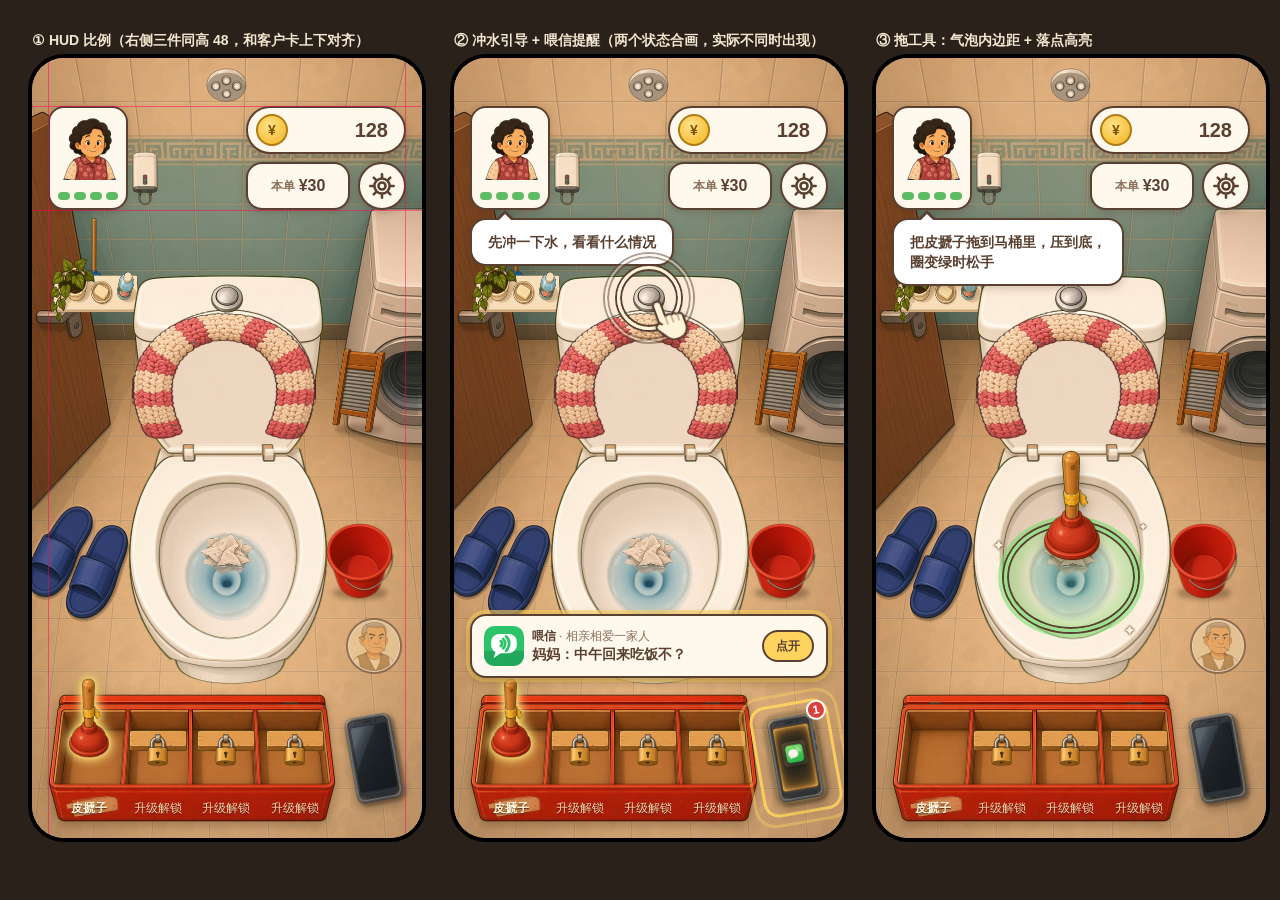
<file: design/ui/hifi/v12/hifi_v12.html>
<html><head><meta charset="utf-8"><style>:root{--ink:#5A4030;--ink2:#8A6F5A;--line:#E6D6BC;--paper:#FFF8EC;--coin:#FFC83D;--ok:#5DBB63;--red:#D9413A;--gold:#FFD45E;--sh:0 2px 8px rgba(70,45,25,.25)}
*{box-sizing:border-box;margin:0}
body{background:#2b211b;font-family:"Noto Sans CJK SC",sans-serif;color:var(--ink);font-variant-numeric:tabular-nums}
.t1{font-size:40px;line-height:48px;font-weight:700}.t2{font-size:20px;line-height:28px;font-weight:700}.t3{font-size:16px;line-height:24px}.t4{font-size:14px;line-height:20px}.t5{font-size:12px;line-height:16px}
.b{font-weight:700}.mute{color:var(--ink2)}
.row{display:flex;gap:32px;padding:32px}
.cap{color:#f3e6cf;font-size:14px;margin:0 0 8px;font-weight:700;width:390px}
.ph{position:relative;width:390px;height:780px;border-radius:32px;overflow:hidden;outline:4px solid #000;background:#d9c3a0}
.L{position:absolute}
.panel{background:var(--paper);border:2px solid var(--ink);box-shadow:var(--sh)}
/* HUD */
.who{position:absolute;left:16px;top:48px;width:80px;height:104px;border-radius:16px;padding:8px;z-index:3}
.who img{width:64px;height:64px;border-radius:8px;display:block}
.pat{display:flex;gap:4px;margin-top:12px}.pat i{flex:1;height:8px;border-radius:4px;background:var(--ok)}.pat i.off{background:#E5D6BD}
.coins{position:absolute;right:16px;top:48px;width:160px;height:48px;border-radius:24px;display:flex;align-items:center;justify-content:space-between;padding:0 16px 0 8px;z-index:3}
.cn{width:32px;height:32px;border-radius:50%;background:radial-gradient(circle at 40% 35%,#FFE38A,#F2B21C);border:2px solid #B07A10;color:#7a4e00;font-size:14px;font-weight:700;display:flex;align-items:center;justify-content:center}
.tag{position:absolute;right:72px;top:104px;width:104px;height:48px;border-radius:16px;display:flex;align-items:center;justify-content:center;z-index:3}
.gear{position:absolute;right:16px;top:104px;width:48px;height:48px;border-radius:50%;display:flex;align-items:center;justify-content:center;z-index:3}
.gear svg{width:28px;height:28px}
.guide-grid{position:absolute;inset:0;z-index:9;pointer-events:none;background:linear-gradient(90deg,rgba(255,0,90,.5) 1px,transparent 1px) 16px 0/358px 100% no-repeat,linear-gradient(90deg,rgba(255,0,90,.5) 1px,transparent 1px) 373px 0/2px 100% no-repeat,linear-gradient(rgba(255,0,90,.5) 1px,transparent 1px) 0 48px/100% 2px no-repeat,linear-gradient(rgba(255,0,90,.5) 1px,transparent 1px) 0 152px/100% 2px no-repeat}
/* bubble */
.bubble{position:absolute;left:16px;top:160px;max-width:240px;padding:12px 16px;border-radius:16px;z-index:4;background:#fff}
.bubble::before{content:"";position:absolute;left:24px;top:-10px;border:9px solid transparent;border-bottom-color:var(--ink);border-top:0}
.bubble::after{content:"";position:absolute;left:26px;top:-6px;border:7px solid transparent;border-bottom-color:#fff;border-top:0}
/* toolbox */
.box{position:absolute;left:16px;top:636px;width:288px;height:128px;z-index:3;filter:drop-shadow(0 4px 6px rgba(60,35,15,.35))}
.lid{position:absolute;left:9px;top:0;width:270px;height:14px}.body{position:absolute;left:0;top:12px;width:288px;height:116px}
.lock{position:absolute;top:36px;width:58px;height:36px}
.tool{position:absolute;top:-8px;width:40px;height:80px;object-fit:contain}
.tool.sel{transform:translateY(-8px);filter:drop-shadow(0 0 6px #FFE27A) drop-shadow(0 0 2px #FFE27A)}
.lab{position:absolute;bottom:6px;width:64px;text-align:center;font-size:12px;line-height:16px;font-weight:700;color:#FFF3DA;text-shadow:0 1px 0 rgba(0,0,0,.5)}.lab.lk{font-weight:400;color:#F5D9B0}
/* phone + laoqian */
.phone{position:absolute;right:16px;bottom:32px;width:64px;height:96px;transform:rotate(-10deg);z-index:3}
.phone img{width:64px;height:96px;filter:drop-shadow(0 4px 6px rgba(0,0,0,.35))}
.dot{position:absolute;right:-6px;top:-6px;min-width:20px;height:20px;border-radius:10px;background:var(--red);border:2px solid #fff;color:#fff;font-size:12px;line-height:16px;font-weight:700;text-align:center}
.phone.ring::before,.phone.ring::after{content:"";position:absolute;inset:-8px;border-radius:16px;border:3px solid rgba(255,212,94,.9)}
.phone.ring::after{inset:-18px;border-radius:22px;border-color:rgba(255,212,94,.4)}
.lq{position:absolute;right:20px;top:560px;width:56px;height:56px;z-index:4;opacity:.55}
/* tap guide */
.tapring{position:absolute;width:64px;height:64px;z-index:4}
.tapring i{position:absolute;inset:0;border-radius:50%;border:3px solid #FFF3DA;box-shadow:0 0 0 2px var(--ink),inset 0 0 0 2px var(--ink)}
.tapring i.r2{inset:-12px;border-width:2px;opacity:.5}
.hand{position:absolute;z-index:5;transform:rotate(-20deg);filter:drop-shadow(0 2px 3px rgba(0,0,0,.3))}
/* notif */
.notif{position:absolute;left:16px;right:16px;top:556px;height:64px;border-radius:16px;display:flex;align-items:center;gap:8px;padding:0 12px 0 12px;z-index:6;box-shadow:0 4px 12px rgba(60,35,15,.35),0 0 0 4px rgba(255,212,94,.6)}
.notif img{width:40px;height:40px}
.ell{white-space:nowrap;overflow:hidden;text-overflow:ellipsis}
.chip-open{height:32px;padding:0 12px;border-radius:16px;background:var(--gold);border:2px solid var(--ink);display:flex;align-items:center}
/* drop zone */
.drop{position:absolute;border-radius:50%;z-index:3;background:radial-gradient(ellipse at center,rgba(255,255,220,.0) 45%,rgba(255,240,170,.55) 70%,rgba(255,240,170,0) 72%)}
.drop::before{content:"";position:absolute;inset:6px;border-radius:50%;border:3px solid #FFF3DA;box-shadow:0 0 0 2px var(--ink),inset 0 0 0 2px var(--ink)}
.drop.hover{background:radial-gradient(ellipse at center,rgba(150,230,140,.15) 40%,rgba(120,220,110,.6) 70%,rgba(120,220,110,0) 73%)}
.drop.hover::before{border-color:#9BE08F}
.drop i{position:absolute;color:#FFF3DA;font-style:normal;font-size:16px;text-shadow:0 0 2px var(--ink),0 0 2px var(--ink)}
.drop .s1{left:-6px;top:20px}.drop .s2{right:-4px;top:4px;font-size:12px}.drop .s3{right:8px;bottom:-2px}
.drag{position:absolute;width:56px;height:111px;z-index:5;filter:drop-shadow(0 6px 6px rgba(0,0,0,.3))}
/* rhythm */
.target{position:absolute;border-radius:50%;z-index:4;border:3px solid #9BE08F;box-shadow:0 0 0 2px var(--ink),inset 0 0 0 2px var(--ink),0 0 14px 4px rgba(120,220,110,.7)}
.approach{position:absolute;border-radius:50%;z-index:4;border:3px solid var(--gold);box-shadow:0 0 0 1.5px var(--ink);opacity:.9}
.toast{position:absolute;left:0;right:0;top:380px;text-align:center;color:var(--ok);-webkit-text-stroke:1.5px var(--ink);z-index:6}
.pips{position:absolute;left:131px;top:592px;width:128px;height:24px;border-radius:12px;background:rgba(255,248,236,.92);border:2px solid var(--ink);display:flex;align-items:center;gap:4px;padding:0 8px;z-index:4}
.pips i{flex:1;height:8px;border-radius:4px;background:#E5D6BD}.pips i.on{background:var(--ok)}
</style></head><body><div class="row"><div><p class="cap">① HUD 比例（右侧三件同高 48，和客户卡上下对齐）</p><div class="ph"><img class="L" src="../../../../assets/scene/bg_bathroom_base@2x.png" style="left:0px;top:0px;width:390.0px;height:780.0px"><img class="L" src="../../../../assets/scene/home_wang_windowsill@2x.png" style="left:18.0px;top:200.0px;width:89.0px;height:65.0px"><img class="L" src="../../../../assets/scene/home_wang_washboard@2x.png" style="left:300.0px;top:290.0px;width:54.0px;height:90.0px"><img class="L" src="../../../../assets/scene/toilet_tank@2x.png" style="left:99.5px;top:216.0px;width:192.0px;height:110.0px"><img class="L" src="../../../../assets/scene/toilet_lid_up@2x.png" style="left:106.94999999999999px;top:251.0px;width:176.5px;height:146.0px"><img class="L" src="../../../../assets/scene/home_wang_seatcover@2x.png" style="left:100.05000000000001px;top:253.5px;width:183.5px;height:128.0px"><img class="L" src="../../../../assets/scene/toilet_bowl@2x.png" style="left:95.55000000000001px;top:389.55px;width:200.5px;height:236.5px"><img class="L" src="../../../../assets/scene/toilet_bowl_inner@2x.png" style="left:95.55000000000001px;top:389.55px;width:200.5px;height:236.5px"><img class="L" src="../../../../assets/scene/water_waterline_mark@2x.png" style="left:95.55000000000001px;top:389.55px;width:200.5px;height:236.5px"><img class="L" src="../../../../assets/scene/water_surface_normal@2x.png" style="left:156.45px;top:468.5px;width:77.5px;height:98.0px"><img class="L" src="../../../../assets/scene/clog_paper@2x.png" style="left:167.0px;top:474.0px;width:56.0px;height:43.0px"><img class="L" src="../../../../assets/scene/toilet_flushbtn_idle@2x.png" style="left:179.0px;top:225.5px;width:32.0px;height:29.0px"><img class="L" src="../../../../assets/scene/scene_bucket_empty@2x.png" style="left:294.0px;top:465.0px;width:68.0px;height:80.0px"><div class="who panel"><img src="../../../../assets/characters/avatar_wang_ayi_p1@2x.png"><div class="pat"><i class=""></i><i class=""></i><i class=""></i><i class=""></i></div></div>
<div class="coins panel"><span class="cn">¥</span><span class="t2">128</span></div>
<div class="tag panel t3 b"><span class="t5 mute" style="margin-right:4px">本单</span>¥30</div>
<div class="gear panel"><svg viewBox="0 0 24 24" fill="none" stroke="#5A4030" stroke-width="2.2" stroke-linecap="round"><circle cx="12" cy="12" r="3"/><path d="M12 2v3M12 19v3M2 12h3M19 12h3M4.9 4.9l2.1 2.1M17 17l2.1 2.1M4.9 19.1L7 17M17 7l2.1-2.1"/><circle cx="12" cy="12" r="6.5"/></svg></div><div class="box"><img src="../../../../assets/ui/ui_toolbox_lid_lv1@2x.png" class="lid"><img src="../../../../assets/ui/ui_toolbox_body_lv1@2x.png" class="body"><img src="../../../../assets/ui/ui_toolbox_lockplate@2x.png" class="lock" style="left:81px"><img src="../../../../assets/ui/ui_toolbox_lockplate@2x.png" class="lock" style="left:149px"><img src="../../../../assets/ui/ui_toolbox_lockplate@2x.png" class="lock" style="left:218px"><img src="../../../../assets/tools/tool_plunger_old@2x.png" class="tool sel" style="left:21px"><div class="lab " style="left:9px">皮搋子</div><div class="lab lk" style="left:78px">升级解锁</div><div class="lab lk" style="left:146px">升级解锁</div><div class="lab lk" style="left:215px">升级解锁</div></div><div class="phone"><img src="../../../../assets/ui/phone_floor_idle@2x.png"></div><img class="lq" src="../../../../assets/ui/btn_laoqian@2x.png">
<div class="guide-grid"></div></div></div><div><p class="cap">② 冲水引导 + 喂信提醒（两个状态合画，实际不同时出现）</p><div class="ph"><img class="L" src="../../../../assets/scene/bg_bathroom_base@2x.png" style="left:0px;top:0px;width:390.0px;height:780.0px"><img class="L" src="../../../../assets/scene/home_wang_windowsill@2x.png" style="left:18.0px;top:200.0px;width:89.0px;height:65.0px"><img class="L" src="../../../../assets/scene/home_wang_washboard@2x.png" style="left:300.0px;top:290.0px;width:54.0px;height:90.0px"><img class="L" src="../../../../assets/scene/toilet_tank@2x.png" style="left:99.5px;top:216.0px;width:192.0px;height:110.0px"><img class="L" src="../../../../assets/scene/toilet_lid_up@2x.png" style="left:106.94999999999999px;top:251.0px;width:176.5px;height:146.0px"><img class="L" src="../../../../assets/scene/home_wang_seatcover@2x.png" style="left:100.05000000000001px;top:253.5px;width:183.5px;height:128.0px"><img class="L" src="../../../../assets/scene/toilet_bowl@2x.png" style="left:95.55000000000001px;top:389.55px;width:200.5px;height:236.5px"><img class="L" src="../../../../assets/scene/toilet_bowl_inner@2x.png" style="left:95.55000000000001px;top:389.55px;width:200.5px;height:236.5px"><img class="L" src="../../../../assets/scene/water_waterline_mark@2x.png" style="left:95.55000000000001px;top:389.55px;width:200.5px;height:236.5px"><img class="L" src="../../../../assets/scene/water_surface_normal@2x.png" style="left:156.45px;top:468.5px;width:77.5px;height:98.0px"><img class="L" src="../../../../assets/scene/clog_paper@2x.png" style="left:167.0px;top:474.0px;width:56.0px;height:43.0px"><img class="L" src="../../../../assets/scene/toilet_flushbtn_idle@2x.png" style="left:179.0px;top:225.5px;width:32.0px;height:29.0px"><img class="L" src="../../../../assets/scene/scene_bucket_empty@2x.png" style="left:294.0px;top:465.0px;width:68.0px;height:80.0px"><div class="who panel"><img src="../../../../assets/characters/avatar_wang_ayi_p1@2x.png"><div class="pat"><i class=""></i><i class=""></i><i class=""></i><i class=""></i></div></div>
<div class="coins panel"><span class="cn">¥</span><span class="t2">128</span></div>
<div class="tag panel t3 b"><span class="t5 mute" style="margin-right:4px">本单</span>¥30</div>
<div class="gear panel"><svg viewBox="0 0 24 24" fill="none" stroke="#5A4030" stroke-width="2.2" stroke-linecap="round"><circle cx="12" cy="12" r="3"/><path d="M12 2v3M12 19v3M2 12h3M19 12h3M4.9 4.9l2.1 2.1M17 17l2.1 2.1M4.9 19.1L7 17M17 7l2.1-2.1"/><circle cx="12" cy="12" r="6.5"/></svg></div>
<div class="bubble panel t4 b">先冲一下水，看看什么情况</div>
<div class="tapring" style="left:163px;top:208px"><i></i><i class="r2"></i></div>
<div class="hand" style="left:196px;top:236px"><svg width="40" height="48" viewBox="0 0 40 48"><path d="M12 4c2.5 0 4 1.8 4 4v13l2-1c2.2-.6 3.6.3 4 1.6l1.5-.6c2.2-.6 3.6.4 4 1.8l1.5-.4c2.4-.4 4 1 4 3.4V36c0 5.5-4.5 10-10 10h-3.5c-3.4 0-6.4-1.8-8.2-4.6L4.6 31.6c-1.2-1.9-.6-4.2 1.2-5.2 1.6-.9 3.4-.5 4.5.9L8 24.5V8c0-2.2 1.8-4 4-4z" fill="#FFF3DA" stroke="#5A4030" stroke-width="2" stroke-linejoin="round"/><path d="M16 21v8M22 22v7M28 23v6" stroke="#C9A985" stroke-width="1.6" stroke-linecap="round"/></svg>
</div>
<div class="box"><img src="../../../../assets/ui/ui_toolbox_lid_lv1@2x.png" class="lid"><img src="../../../../assets/ui/ui_toolbox_body_lv1@2x.png" class="body"><img src="../../../../assets/ui/ui_toolbox_lockplate@2x.png" class="lock" style="left:81px"><img src="../../../../assets/ui/ui_toolbox_lockplate@2x.png" class="lock" style="left:149px"><img src="../../../../assets/ui/ui_toolbox_lockplate@2x.png" class="lock" style="left:218px"><img src="../../../../assets/tools/tool_plunger_old@2x.png" class="tool sel" style="left:21px"><div class="lab " style="left:9px">皮搋子</div><div class="lab lk" style="left:78px">升级解锁</div><div class="lab lk" style="left:146px">升级解锁</div><div class="lab lk" style="left:215px">升级解锁</div></div>
<div class="notif panel"><img src="../../../../assets/ui/weixin_icon.svg"><div style="flex:1;min-width:0"><div class="t5 mute"><b style="color:#5A4030">喂信</b> · 相亲相爱一家人</div><div class="t4 b ell">妈妈：中午回来吃饭不？</div></div><span class="chip-open t5 b">点开</span></div>
<div class="phone ring"><img src="../../../../assets/ui/phone_floor_notify@2x.png"><div class="dot">1</div></div></div></div><div><p class="cap">③ 拖工具：气泡内边距 + 落点高亮</p><div class="ph"><img class="L" src="../../../../assets/scene/bg_bathroom_base@2x.png" style="left:0px;top:0px;width:390.0px;height:780.0px"><img class="L" src="../../../../assets/scene/home_wang_windowsill@2x.png" style="left:18.0px;top:200.0px;width:89.0px;height:65.0px"><img class="L" src="../../../../assets/scene/home_wang_washboard@2x.png" style="left:300.0px;top:290.0px;width:54.0px;height:90.0px"><img class="L" src="../../../../assets/scene/toilet_tank@2x.png" style="left:99.5px;top:216.0px;width:192.0px;height:110.0px"><img class="L" src="../../../../assets/scene/toilet_lid_up@2x.png" style="left:106.94999999999999px;top:251.0px;width:176.5px;height:146.0px"><img class="L" src="../../../../assets/scene/home_wang_seatcover@2x.png" style="left:100.05000000000001px;top:253.5px;width:183.5px;height:128.0px"><img class="L" src="../../../../assets/scene/toilet_bowl@2x.png" style="left:95.55000000000001px;top:389.55px;width:200.5px;height:236.5px"><img class="L" src="../../../../assets/scene/toilet_bowl_inner@2x.png" style="left:95.55000000000001px;top:389.55px;width:200.5px;height:236.5px"><img class="L" src="../../../../assets/scene/water_waterline_mark@2x.png" style="left:95.55000000000001px;top:389.55px;width:200.5px;height:236.5px"><img class="L" src="../../../../assets/scene/water_surface_normal@2x.png" style="left:156.45px;top:468.5px;width:77.5px;height:98.0px"><img class="L" src="../../../../assets/scene/clog_paper@2x.png" style="left:167.0px;top:474.0px;width:56.0px;height:43.0px"><img class="L" src="../../../../assets/scene/toilet_flushbtn_idle@2x.png" style="left:179.0px;top:225.5px;width:32.0px;height:29.0px"><img class="L" src="../../../../assets/scene/scene_bucket_empty@2x.png" style="left:294.0px;top:465.0px;width:68.0px;height:80.0px"><div class="who panel"><img src="../../../../assets/characters/avatar_wang_ayi_p1@2x.png"><div class="pat"><i class=""></i><i class=""></i><i class=""></i><i class=""></i></div></div>
<div class="coins panel"><span class="cn">¥</span><span class="t2">128</span></div>
<div class="tag panel t3 b"><span class="t5 mute" style="margin-right:4px">本单</span>¥30</div>
<div class="gear panel"><svg viewBox="0 0 24 24" fill="none" stroke="#5A4030" stroke-width="2.2" stroke-linecap="round"><circle cx="12" cy="12" r="3"/><path d="M12 2v3M12 19v3M2 12h3M19 12h3M4.9 4.9l2.1 2.1M17 17l2.1 2.1M4.9 19.1L7 17M17 7l2.1-2.1"/><circle cx="12" cy="12" r="6.5"/></svg></div>
<div class="bubble panel t4 b">把皮搋子拖到马桶里，压到底，<br>圈变绿时松手</div>
<div class="drop hover" style="left:122px;top:458px;width:146px;height:122px"><i class="s1">✦</i><i class="s2">✦</i><i class="s3">✦</i></div>
<img class="drag" src="../../../../assets/tools/tool_plunger_old@2x.png" style="left:168px;top:392px">
<div class="box"><img src="../../../../assets/ui/ui_toolbox_lid_lv1@2x.png" class="lid"><img src="../../../../assets/ui/ui_toolbox_body_lv1@2x.png" class="body"><img src="../../../../assets/ui/ui_toolbox_lockplate@2x.png" class="lock" style="left:81px"><img src="../../../../assets/ui/ui_toolbox_lockplate@2x.png" class="lock" style="left:149px"><img src="../../../../assets/ui/ui_toolbox_lockplate@2x.png" class="lock" style="left:218px"><div class="lab " style="left:9px">皮搋子</div><div class="lab lk" style="left:78px">升级解锁</div><div class="lab lk" style="left:146px">升级解锁</div><div class="lab lk" style="left:215px">升级解锁</div></div><div class="phone"><img src="../../../../assets/ui/phone_floor_idle@2x.png"></div><img class="lq" src="../../../../assets/ui/btn_laoqian@2x.png"></div></div><div><p class="cap">④ 往下捅：收缩圈节奏引导</p><div class="ph"><img class="L" src="../../../../assets/scene/bg_bathroom_base@2x.png" style="left:0px;top:0px;width:390.0px;height:780.0px"><img class="L" src="../../../../assets/scene/home_wang_windowsill@2x.png" style="left:18.0px;top:200.0px;width:89.0px;height:65.0px"><img class="L" src="../../../../assets/scene/home_wang_washboard@2x.png" style="left:300.0px;top:290.0px;width:54.0px;height:90.0px"><img class="L" src="../../../../assets/scene/toilet_tank@2x.png" style="left:99.5px;top:216.0px;width:192.0px;height:110.0px"><img class="L" src="../../../../assets/scene/toilet_lid_up@2x.png" style="left:106.94999999999999px;top:251.0px;width:176.5px;height:146.0px"><img class="L" src="../../../../assets/scene/home_wang_seatcover@2x.png" style="left:100.05000000000001px;top:253.5px;width:183.5px;height:128.0px"><img class="L" src="../../../../assets/scene/toilet_bowl@2x.png" style="left:95.55000000000001px;top:389.55px;width:200.5px;height:236.5px"><img class="L" src="../../../../assets/scene/toilet_bowl_inner@2x.png" style="left:95.55000000000001px;top:389.55px;width:200.5px;height:236.5px"><img class="L" src="../../../../assets/scene/water_waterline_mark@2x.png" style="left:95.55000000000001px;top:389.55px;width:200.5px;height:236.5px"><img class="L" src="../../../../assets/scene/water_surface_normal@2x.png" style="left:156.45px;top:468.5px;width:77.5px;height:98.0px"><img class="L" src="../../../../assets/scene/clog_paper@2x.png" style="left:167.0px;top:474.0px;width:56.0px;height:43.0px"><img class="L" src="../../../../assets/scene/toilet_flushbtn_idle@2x.png" style="left:179.0px;top:225.5px;width:32.0px;height:29.0px"><img class="L" src="../../../../assets/scene/scene_bucket_empty@2x.png" style="left:294.0px;top:465.0px;width:68.0px;height:80.0px"><div class="who panel"><img src="../../../../assets/characters/avatar_wang_ayi_p2@2x.png"><div class="pat"><i class=""></i><i class=""></i><i class=""></i><i class="off"></i></div></div>
<div class="coins panel"><span class="cn">¥</span><span class="t2">128</span></div>
<div class="tag panel t3 b"><span class="t5 mute" style="margin-right:4px">本单</span>¥30</div>
<div class="gear panel"><svg viewBox="0 0 24 24" fill="none" stroke="#5A4030" stroke-width="2.2" stroke-linecap="round"><circle cx="12" cy="12" r="3"/><path d="M12 2v3M12 19v3M2 12h3M19 12h3M4.9 4.9l2.1 2.1M17 17l2.1 2.1M4.9 19.1L7 17M17 7l2.1-2.1"/><circle cx="12" cy="12" r="6.5"/></svg></div>
<div class="target" style="left:135px;top:478px;width:120px;height:72px"></div>
<div class="approach" style="left:111px;top:463px;width:168px;height:101px"></div>
<img class="drag" src="../../../../assets/tools/tool_plunger_old@2x.png" style="left:168px;top:420px">
<div class="toast t1">完美!</div>
<div class="pips"><span class="t5 b">疏通</span><i class="on"></i><i class="on"></i><i></i></div>
<div class="box"><img src="../../../../assets/ui/ui_toolbox_lid_lv1@2x.png" class="lid"><img src="../../../../assets/ui/ui_toolbox_body_lv1@2x.png" class="body"><img src="../../../../assets/ui/ui_toolbox_lockplate@2x.png" class="lock" style="left:81px"><img src="../../../../assets/ui/ui_toolbox_lockplate@2x.png" class="lock" style="left:149px"><img src="../../../../assets/ui/ui_toolbox_lockplate@2x.png" class="lock" style="left:218px"><div class="lab " style="left:9px">皮搋子</div><div class="lab lk" style="left:78px">升级解锁</div><div class="lab lk" style="left:146px">升级解锁</div><div class="lab lk" style="left:215px">升级解锁</div></div><div class="phone"><img src="../../../../assets/ui/phone_floor_idle@2x.png"></div><img class="lq" src="../../../../assets/ui/btn_laoqian@2x.png"></div></div></div></body></html>
</file>
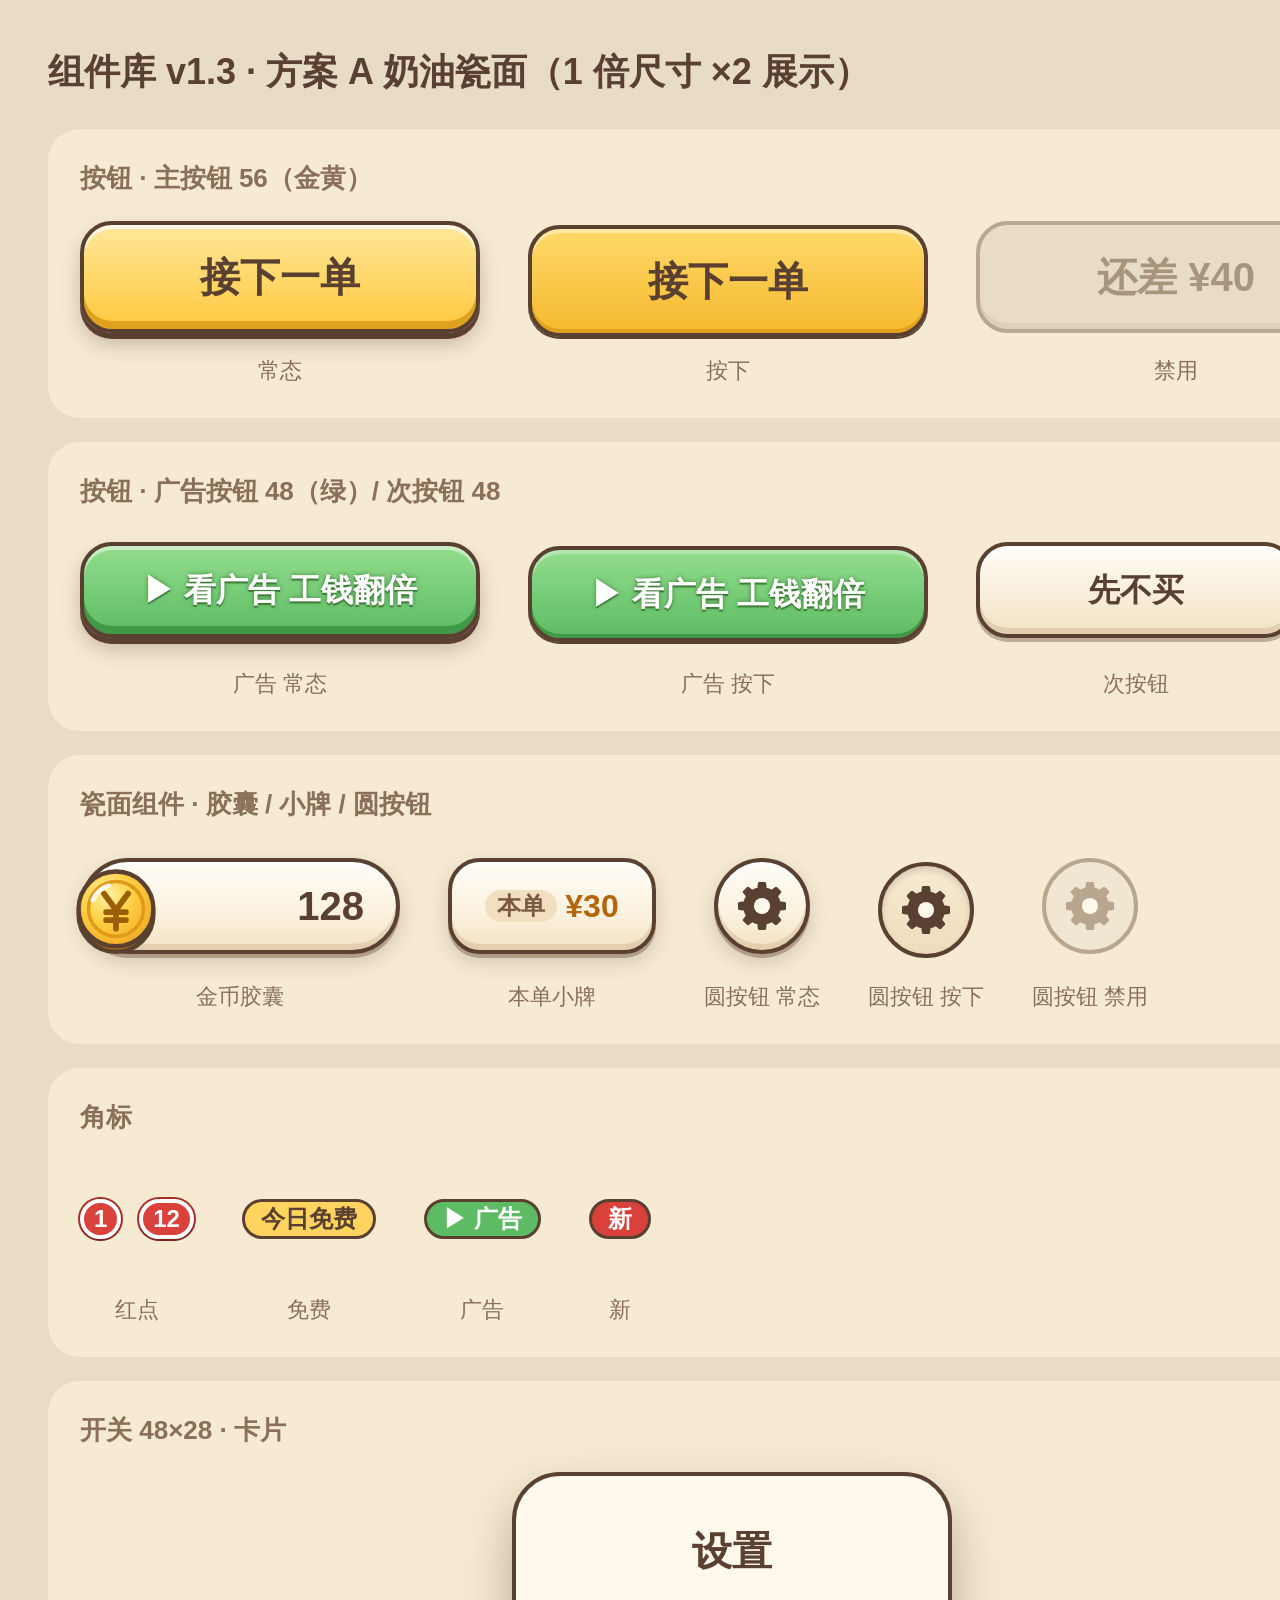
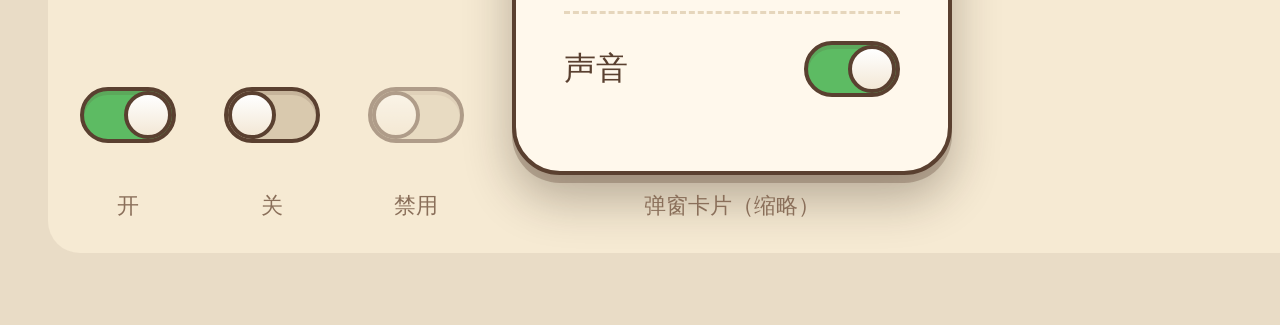
<file: design/ui/hifi/v13/components.html>
<!DOCTYPE html><html><head><meta charset="utf-8"><style>*{box-sizing:border-box;margin:0}body{background:#E9DCC6;font-family:"Noto Sans CJK SC",sans-serif;color:#5A4030;font-variant-numeric:tabular-nums;padding:24px;zoom:2;width:900px}
.title{font-size:18px;font-weight:700;margin-bottom:16px}
.sec{background:#F6EAD3;border-radius:16px;padding:16px;margin-bottom:12px}.h{font-size:13px;font-weight:700;color:#8A6F5A;margin-bottom:12px}
.items{display:flex;gap:24px;align-items:flex-end;flex-wrap:wrap}.it{display:flex;flex-direction:column;align-items:center;gap:8px}.lbl{font-size:11px;color:#8A6F5A}
.stage{min-height:60px;display:flex;align-items:center}
.btn{height:56px;min-width:200px;padding:0 24px;border:2px solid #5A4030;border-radius:16px;display:flex;align-items:center;justify-content:center;font-size:20px;line-height:28px;font-weight:700;margin-bottom:3px}
.pri{background:linear-gradient(#FFE89A,#FFC83D);box-shadow:inset 0 2px 0 rgba(255,255,255,.75),inset 0 -4px 0 #E0A21C,0 3px 0 #5A4030,0 6px 10px rgba(70,45,25,.25)}
.down{transform:translateY(2px)}
.pri.down{background:linear-gradient(#FFD96A,#F5B92E);box-shadow:inset 0 2px 0 rgba(255,255,255,.4),inset 0 -2px 0 #E0A21C,0 1px 0 #5A4030}
.pri.dis{background:#E9DCC6;border-color:#B9A68F;color:#A8957E;box-shadow:inset 0 -3px 0 rgba(90,64,48,.08)}
.ad,.sec2{height:48px;font-size:16px;line-height:24px}
.ad{height:48px;font-size:16px;color:#fff;text-shadow:0 1px 0 #3F7F3A,0 0 2px #3F7F3A;background:linear-gradient(#93DE8E,#5DBB63);box-shadow:inset 0 2px 0 rgba(255,255,255,.5),inset 0 -4px 0 #3F9946,0 3px 0 #5A4030,0 6px 10px rgba(70,45,25,.25)}
.ad.down{box-shadow:inset 0 2px 0 rgba(255,255,255,.3),inset 0 -2px 0 #3F9946,0 1px 0 #5A4030}
.sec{}.btn.sec{height:48px;font-size:16px;background:linear-gradient(#FFFDF7,#F3E2C3);box-shadow:inset 0 2px 0 #fff,inset 0 -3px 0 rgba(150,110,70,.18),0 2px 0 rgba(90,64,48,.35);min-width:160px}
.s1{position:relative;background:linear-gradient(#FFFDF7 0%,#FBF1DD 60%,#F3E2C3 100%);border:2px solid #5A4030;box-shadow:inset 0 2px 0 #fff,inset 0 -3px 0 rgba(150,110,70,.18),0 2px 0 rgba(90,64,48,.35),0 4px 10px rgba(70,45,25,.2)}
.s1.down{transform:translateY(2px);background:linear-gradient(#F7EBD3,#EEDCBC);box-shadow:inset 0 2px 3px rgba(90,64,48,.2)}
.s1.dis{border-color:#B9A68F;box-shadow:none;background:#F1E6D2}
.cap{width:160px;height:48px;border-radius:24px;display:flex;align-items:center;justify-content:flex-end;padding-right:16px;font-size:20px;font-weight:700}
.coin{position:absolute;left:-6px;top:2px;width:44px;height:44px}
.tag{width:104px;height:48px;border-radius:16px;display:flex;align-items:center;justify-content:center;gap:4px}
.lb{font-size:12px;line-height:16px;font-weight:700;background:#F1DFBF;color:#7A5A40;border-radius:8px;padding:0 6px}.v{font-size:16px;font-weight:700;color:#B5650A}
.rnd{width:48px;height:48px;border-radius:24px;display:flex;align-items:center;justify-content:center}.rnd svg{width:28px;height:28px}
.dot{display:inline-block;min-width:20px;height:20px;padding:0 5px;border-radius:10px;background:#D9413A;border:2px solid #fff;box-shadow:0 1px 0 rgba(0,0,0,.25),0 0 0 1px #A82E28;color:#fff;font-size:12px;line-height:16px;font-weight:700;text-align:center}
.rib{display:inline-block;height:20px;padding:0 8px;border-radius:10px;background:#FFD45E;border:1.5px solid #5A4030;font-size:12px;line-height:17px;font-weight:700}
.rib.rad{background:#5DBB63;color:#fff}.rib.new{background:#D9413A;color:#fff}
.sw{display:inline-block;position:relative;width:48px;height:28px;border-radius:14px;background:#D9C9AE;border:2px solid #5A4030;box-shadow:inset 0 2px 0 rgba(90,64,48,.15)}
.sw i{position:absolute;left:0;top:0;width:24px;height:24px;border-radius:12px;background:linear-gradient(#fff,#F3E8D6);border:2px solid #5A4030}
.sw.on{background:#5DBB63}.sw.on i{left:20px}.sw.dis{opacity:.45}
.card{width:220px;background:#FFF8EC;border:2px solid #5A4030;border-radius:24px;padding:24px;box-shadow:0 4px 0 rgba(90,64,48,.3),0 12px 24px rgba(40,25,15,.3)}
.ct{font-size:20px;font-weight:700;text-align:center;margin-bottom:16px}.crow{display:flex;justify-content:space-between;align-items:center;font-size:16px;min-height:56px;border-top:1.5px dashed #E6D6BC}
</style></head><body><p class="title">组件库 v1.3 · 方案 A 奶油瓷面（1 倍尺寸 ×2 展示）</p><div class="sec"><p class="h">按钮 · 主按钮 56（金黄）</p><div class="items"><div class="it"><div class="stage"><div class="btn pri">接下一单</div></div><p class="lbl">常态</p></div><div class="it"><div class="stage"><div class="btn pri down">接下一单</div></div><p class="lbl">按下</p></div><div class="it"><div class="stage"><div class="btn pri dis">还差 ¥40</div></div><p class="lbl">禁用</p></div></div></div><div class="sec"><p class="h">按钮 · 广告按钮 48（绿）/ 次按钮 48</p><div class="items"><div class="it"><div class="stage"><div class="btn ad">▶ 看广告 工钱翻倍</div></div><p class="lbl">广告 常态</p></div><div class="it"><div class="stage"><div class="btn ad down">▶ 看广告 工钱翻倍</div></div><p class="lbl">广告 按下</p></div><div class="it"><div class="stage"><div class="btn sec">先不买</div></div><p class="lbl">次按钮</p></div></div></div><div class="sec"><p class="h">瓷面组件 · 胶囊 / 小牌 / 圆按钮</p><div class="items"><div class="it"><div class="stage"><div class="s1 cap"><div class="coin"><svg viewBox="0 0 40 40"><defs><radialGradient id="cg" cx="38%" cy="32%" r="75%"><stop offset="0" stop-color="#FFF1A8"/><stop offset=".45" stop-color="#FFD045"/><stop offset="1" stop-color="#F0A81E"/></radialGradient></defs>
<circle cx="20" cy="22" r="17" fill="#C27A0E" stroke="#5A4030" stroke-width="2"/>
<circle cx="20" cy="19.5" r="17" fill="url(#cg)" stroke="#5A4030" stroke-width="2"/>
<circle cx="20" cy="19.5" r="12.5" fill="none" stroke="#E09A1A" stroke-width="1.6"/>
<path d="M14.5 12.5l5.5 7.5 5.5-7.5M20 20v8.5M15.5 21h9M15.5 24.6h9" fill="none" stroke="#9A5E06" stroke-width="2.6" stroke-linecap="round" stroke-linejoin="round"/>
<path d="M9.5 15.5a11.5 11.5 0 0 1 7-6.5" fill="none" stroke="#fff" stroke-opacity=".85" stroke-width="2.2" stroke-linecap="round"/></svg></div>128</div></div><p class="lbl">金币胶囊</p></div><div class="it"><div class="stage"><div class="s1 tag"><span class="lb">本单</span><span class="v">¥30</span></div></div><p class="lbl">本单小牌</p></div><div class="it"><div class="stage"><div class="s1 rnd"><svg viewBox="0 0 32 32"><path d="M25.24 12.17 L25.81 14.05 L28.91 14.47 L28.91 17.53 L25.81 17.95 L25.24 19.83 L24.31 21.56 L26.21 24.05 L24.05 26.21 L21.56 24.31 L19.83 25.24 L17.95 25.81 L17.53 28.91 L14.47 28.91 L14.05 25.81 L12.17 25.24 L10.44 24.31 L7.95 26.21 L5.79 24.05 L7.69 21.56 L6.76 19.83 L6.19 17.95 L3.09 17.53 L3.09 14.47 L6.19 14.05 L6.76 12.17 L7.69 10.44 L5.79 7.95 L7.95 5.79 L10.44 7.69 L12.17 6.76 L14.05 6.19 L14.47 3.09 L17.53 3.09 L17.95 6.19 L19.83 6.76 L21.56 7.69 L24.05 5.79 L26.21 7.95 L24.31 10.44Z" fill="#5A4030" stroke="#5A4030" stroke-width="1.6" stroke-linejoin="round"/><circle cx="16" cy="16" r="4.6" fill="#FFF8EC"/></svg></div></div><p class="lbl">圆按钮 常态</p></div><div class="it"><div class="stage"><div class="s1 rnd down"><svg viewBox="0 0 32 32"><path d="M25.24 12.17 L25.81 14.05 L28.91 14.47 L28.91 17.53 L25.81 17.95 L25.24 19.83 L24.31 21.56 L26.21 24.05 L24.05 26.21 L21.56 24.31 L19.83 25.24 L17.95 25.81 L17.53 28.91 L14.47 28.91 L14.05 25.81 L12.17 25.24 L10.44 24.31 L7.95 26.21 L5.79 24.05 L7.69 21.56 L6.76 19.83 L6.19 17.95 L3.09 17.53 L3.09 14.47 L6.19 14.05 L6.76 12.17 L7.69 10.44 L5.79 7.95 L7.95 5.79 L10.44 7.69 L12.17 6.76 L14.05 6.19 L14.47 3.09 L17.53 3.09 L17.95 6.19 L19.83 6.76 L21.56 7.69 L24.05 5.79 L26.21 7.95 L24.31 10.44Z" fill="#5A4030" stroke="#5A4030" stroke-width="1.6" stroke-linejoin="round"/><circle cx="16" cy="16" r="4.6" fill="#FFF8EC"/></svg></div></div><p class="lbl">圆按钮 按下</p></div><div class="it"><div class="stage"><div class="s1 rnd dis"><svg viewBox="0 0 32 32"><path d="M25.24 12.17 L25.81 14.05 L28.91 14.47 L28.91 17.53 L25.81 17.95 L25.24 19.83 L24.31 21.56 L26.21 24.05 L24.05 26.21 L21.56 24.31 L19.83 25.24 L17.95 25.81 L17.53 28.91 L14.47 28.91 L14.05 25.81 L12.17 25.24 L10.44 24.31 L7.95 26.21 L5.79 24.05 L7.69 21.56 L6.76 19.83 L6.19 17.95 L3.09 17.53 L3.09 14.47 L6.19 14.05 L6.76 12.17 L7.69 10.44 L5.79 7.95 L7.95 5.79 L10.44 7.69 L12.17 6.76 L14.05 6.19 L14.47 3.09 L17.53 3.09 L17.95 6.19 L19.83 6.76 L21.56 7.69 L24.05 5.79 L26.21 7.95 L24.31 10.44Z" fill="#B9A68F" stroke="#B9A68F" stroke-width="1.6" stroke-linejoin="round"/><circle cx="16" cy="16" r="4.6" fill="#FFF8EC"/></svg></div></div><p class="lbl">圆按钮 禁用</p></div></div></div><div class="sec"><p class="h">角标</p><div class="items"><div class="it"><div class="stage"><span class="dot">1</span>&nbsp;&nbsp;<span class="dot">12</span></div><p class="lbl">红点</p></div><div class="it"><div class="stage"><span class="rib">今日免费</span></div><p class="lbl">免费</p></div><div class="it"><div class="stage"><span class="rib rad">▶ 广告</span></div><p class="lbl">广告</p></div><div class="it"><div class="stage"><span class="rib new">新</span></div><p class="lbl">新</p></div></div></div><div class="sec"><p class="h">开关 48×28 · 卡片</p><div class="items"><div class="it"><div class="stage"><span class="sw on"><i></i></span></div><p class="lbl">开</p></div><div class="it"><div class="stage"><span class="sw"><i></i></span></div><p class="lbl">关</p></div><div class="it"><div class="stage"><span class="sw dis"><i></i></span></div><p class="lbl">禁用</p></div><div class="it"><div class="stage"><div class="card"><p class="ct">设置</p><div class="crow">声音<span class="sw on"><i></i></span></div></div></div><p class="lbl">弹窗卡片（缩略）</p></div></div></div></body></html>
</file>
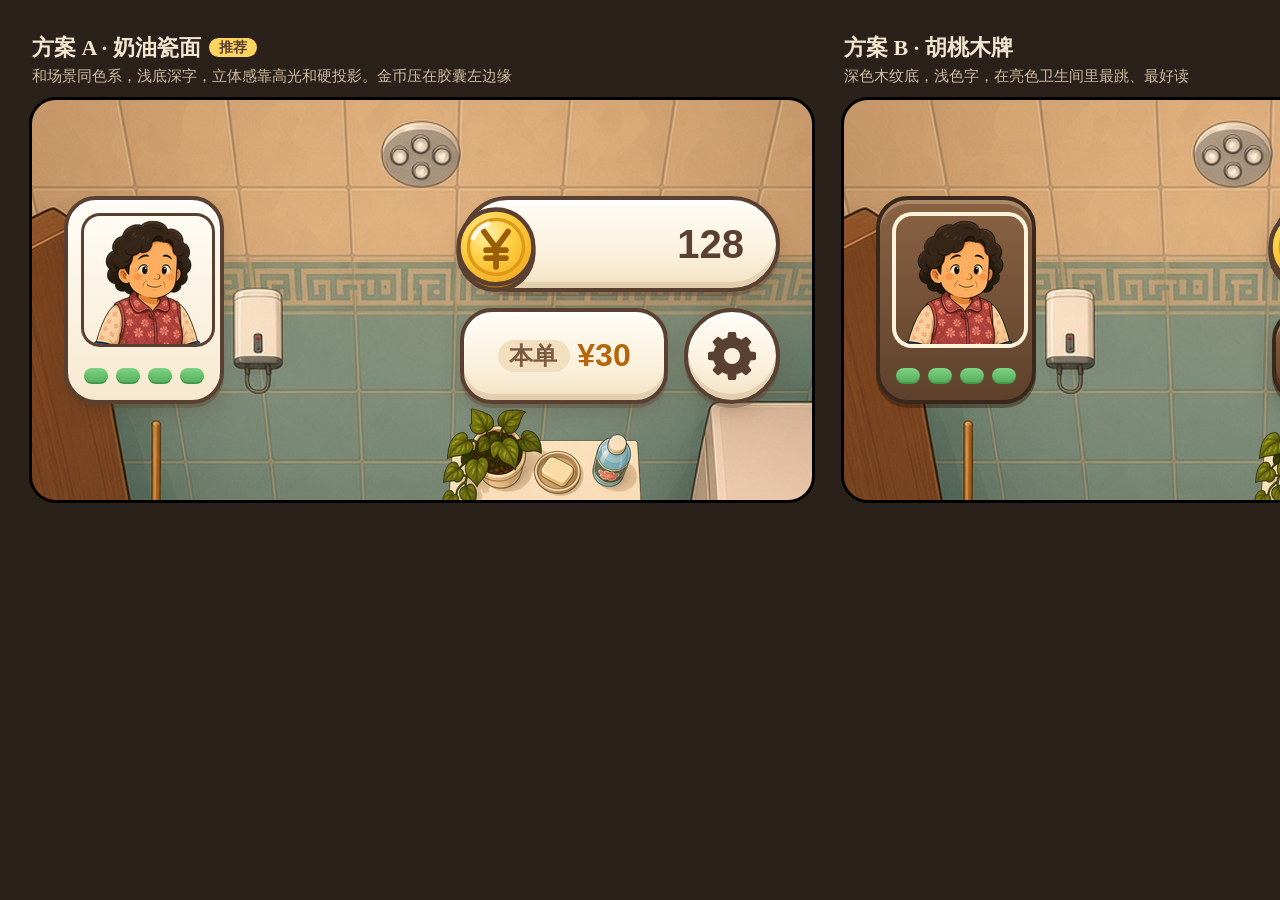
<file: design/ui/hifi/v13/hud_options.html>
<!DOCTYPE html><html><head><meta charset="utf-8"><style>*{box-sizing:border-box;margin:0}body{background:#2b211b;font-family:"Noto Sans CJK SC",sans-serif;font-variant-numeric:tabular-nums;color:#5A4030}
.L{position:absolute}.row{display:flex;width:max-content;gap:32px;padding:32px 32px 24px}
.row>div{flex:none;width:780px}.cap{color:#f3e6cf;font:700 22px/32px "Noto Sans CJK SC";margin-bottom:12px}.cap small{display:block;font-weight:400;font-size:15px;line-height:24px;color:#cdbb9f}
.rec{background:#FFD45E;color:#5A4030;font-size:14px;padding:2px 10px;border-radius:12px;margin-left:8px;vertical-align:3px}
.zoom{flex:none;width:780px;height:400px;overflow:hidden;border-radius:24px;outline:3px solid #000;position:relative}
.ph{position:relative;width:390px;height:780px;transform:scale(2);transform-origin:0 0}
.who{position:absolute;left:16px;top:48px;width:80px;height:104px;border-radius:16px;padding:8px;background:linear-gradient(#FFFDF7,#F7E9CF);border:2px solid #5A4030;box-shadow:inset 0 2px 0 #fff,0 2px 0 rgba(90,64,48,.35),0 4px 10px rgba(70,45,25,.2)}
.who img{width:64px;height:64px;border-radius:8px;display:block;box-shadow:0 0 0 1.5px #5A4030}
.pat{display:flex;gap:4px;margin-top:12px}.pat i{flex:1;height:8px;border-radius:4px;background:linear-gradient(#7FD184,#4FAE56);box-shadow:inset 0 -1px 0 rgba(0,0,0,.15)}
.c{position:absolute;right:16px;top:48px;width:160px;height:48px;border-radius:24px;display:flex;align-items:center;justify-content:flex-end;padding-right:16px;font-size:20px;line-height:28px;font-weight:700}
.coin{position:absolute;left:-6px;top:2px;width:44px;height:44px}
.t{position:absolute;right:72px;top:104px;width:104px;height:48px;border-radius:16px;display:flex;align-items:center;justify-content:center;gap:4px}
.t .lb{font-size:12px;line-height:16px}.t .v{font-size:16px;line-height:24px;font-weight:700}
.g{position:absolute;right:16px;top:104px;width:48px;height:48px;border-radius:24px;display:flex;align-items:center;justify-content:center}
.g svg{width:28px;height:28px}
.oA .c,.oA .t,.oA .g{background:linear-gradient(#FFFDF7 0%,#FBF1DD 60%,#F3E2C3 100%);border:2px solid #5A4030;box-shadow:inset 0 2px 0 #fff,inset 0 -3px 0 rgba(150,110,70,.18),0 2px 0 rgba(90,64,48,.35),0 4px 10px rgba(70,45,25,.2)}
.oA .t .lb{color:#8A6F5A}.oA .t .v{color:#B5650A}
.oA .t .lb{background:#F1DFBF;border-radius:8px;padding:0 6px;font-weight:700;color:#7A5A40}.oB .c,.oB .t,.oB .g{background:linear-gradient(#8A6344,#5E412C);border:2px solid #3A281B;box-shadow:inset 0 2px 0 rgba(255,235,200,.28),inset 0 -3px 0 rgba(0,0,0,.2),0 2px 0 rgba(40,25,15,.45),0 4px 10px rgba(40,25,15,.3);color:#FFF3DA}
.oB .c{color:#FFE9A8;text-shadow:0 1px 0 rgba(0,0,0,.35)}
.oB .t .lb{color:#E7CFA9}.oB .t .v{color:#FFD45E;text-shadow:0 1px 0 rgba(0,0,0,.35)}
.oB .who{background:linear-gradient(#8A6344,#5E412C);border-color:#3A281B;box-shadow:inset 0 2px 0 rgba(255,235,200,.28),0 2px 0 rgba(40,25,15,.45)}
.oB .who img{box-shadow:0 0 0 2px #FFF3DA}.oB .pat i.off{background:#3E2B1D}.oC .c,.oC .t,.oC .g{background:rgba(48,32,20,.58);border:1.5px solid rgba(255,240,215,.22);box-shadow:0 2px 8px rgba(30,20,10,.25);backdrop-filter:blur(6px);color:#fff}
.oC .c{color:#fff}.oC .t .lb{color:#E9D9C0}.oC .t .v{color:#FFD45E}
.oC .who{background:rgba(48,32,20,.58);border:1.5px solid rgba(255,240,215,.22);box-shadow:0 2px 8px rgba(30,20,10,.25)}
.oC .who img{box-shadow:0 0 0 2px rgba(255,255,255,.85)}</style></head><body><div class="row"><div class="oA"><p class="cap">方案 A · 奶油瓷面<span class=rec>推荐</span><small>和场景同色系，浅底深字，立体感靠高光和硬投影。金币压在胶囊左边缘</small></p><div class="zoom"><div class="ph"><img class="L" src="../../../../assets/scene/bg_bathroom_base@2x.png" style="left:0px;top:0px;width:390.0px;height:780.0px"><img class="L" src="../../../../assets/scene/home_wang_windowsill@2x.png" style="left:205px;top:154px;width:100.0px;height:61.0px"><img class="L" src="../../../../assets/scene/home_wang_washboard@2x.png" style="left:284px;top:323px;width:69.0px;height:81.0px"><img class="L" src="../../../../assets/scene/toilet_tank@2x.png" style="left:99.5px;top:216.0px;width:192.0px;height:110.0px"><img class="L" src="../../../../assets/scene/toilet_lid_up@2x.png" style="left:106.94999999999999px;top:251.0px;width:176.5px;height:146.0px"><img class="L" src="../../../../assets/scene/home_wang_seatcover@2x.png" style="left:100.05000000000001px;top:253.5px;width:183.5px;height:128.0px"><img class="L" src="../../../../assets/scene/toilet_bowl@2x.png" style="left:95.55000000000001px;top:389.55px;width:200.5px;height:236.5px"><img class="L" src="../../../../assets/scene/toilet_bowl_inner@2x.png" style="left:95.55000000000001px;top:389.55px;width:200.5px;height:236.5px"><img class="L" src="../../../../assets/scene/water_surface_normal@2x.png" style="left:95.55000000000001px;top:389.55px;width:200.5px;height:236.5px"><img class="L" src="../../../../assets/scene/clog_paper@2x.png" style="left:170.95px;top:494.0px;width:50.5px;height:48.0px"><img class="L" src="../../../../assets/scene/toilet_flushbtn_idle@2x.png" style="left:179.0px;top:225.5px;width:32.0px;height:29.0px"><img class="L" src="../../../../assets/scene/scene_bucket_empty@2x.png" style="left:294.5px;top:467.0px;width:71.0px;height:85.0px"><div class="who"><img src="../../../../assets/characters/avatar_wang_ayi_p1@2x.png"><div class="pat"><i></i><i></i><i></i><i></i></div></div>
<div class="c"><div class="coin"><svg viewBox="0 0 40 40"><defs><radialGradient id="cg" cx="38%" cy="32%" r="75%"><stop offset="0" stop-color="#FFF1A8"/><stop offset=".45" stop-color="#FFD045"/><stop offset="1" stop-color="#F0A81E"/></radialGradient></defs>
<circle cx="20" cy="22" r="17" fill="#C27A0E" stroke="#5A4030" stroke-width="2"/>
<circle cx="20" cy="19.5" r="17" fill="url(#cg)" stroke="#5A4030" stroke-width="2"/>
<circle cx="20" cy="19.5" r="12.5" fill="none" stroke="#E09A1A" stroke-width="1.6"/>
<path d="M14.5 12.5l5.5 7.5 5.5-7.5M20 20v8.5M15.5 21h9M15.5 24.6h9" fill="none" stroke="#9A5E06" stroke-width="2.6" stroke-linecap="round" stroke-linejoin="round"/>
<path d="M9.5 15.5a11.5 11.5 0 0 1 7-6.5" fill="none" stroke="#fff" stroke-opacity=".85" stroke-width="2.2" stroke-linecap="round"/></svg></div>128</div>
<div class="t"><span class="lb">本单</span><span class="v">¥30</span></div>
<div class="g"><svg viewBox="0 0 32 32"><path d="M25.24 12.17 L25.81 14.05 L28.91 14.47 L28.91 17.53 L25.81 17.95 L25.24 19.83 L24.31 21.56 L26.21 24.05 L24.05 26.21 L21.56 24.31 L19.83 25.24 L17.95 25.81 L17.53 28.91 L14.47 28.91 L14.05 25.81 L12.17 25.24 L10.44 24.31 L7.95 26.21 L5.79 24.05 L7.69 21.56 L6.76 19.83 L6.19 17.95 L3.09 17.53 L3.09 14.47 L6.19 14.05 L6.76 12.17 L7.69 10.44 L5.79 7.95 L7.95 5.79 L10.44 7.69 L12.17 6.76 L14.05 6.19 L14.47 3.09 L17.53 3.09 L17.95 6.19 L19.83 6.76 L21.56 7.69 L24.05 5.79 L26.21 7.95 L24.31 10.44Z" fill="#5A4030" stroke="#5A4030" stroke-width="1.6" stroke-linejoin="round"/><circle cx="16" cy="16" r="4.6" fill="#FBF1DD"/></svg></div></div></div></div><div class="oB"><p class="cap">方案 B · 胡桃木牌<small>深色木纹底，浅色字，在亮色卫生间里最跳、最好读</small></p><div class="zoom"><div class="ph"><img class="L" src="../../../../assets/scene/bg_bathroom_base@2x.png" style="left:0px;top:0px;width:390.0px;height:780.0px"><img class="L" src="../../../../assets/scene/home_wang_windowsill@2x.png" style="left:205px;top:154px;width:100.0px;height:61.0px"><img class="L" src="../../../../assets/scene/home_wang_washboard@2x.png" style="left:284px;top:323px;width:69.0px;height:81.0px"><img class="L" src="../../../../assets/scene/toilet_tank@2x.png" style="left:99.5px;top:216.0px;width:192.0px;height:110.0px"><img class="L" src="../../../../assets/scene/toilet_lid_up@2x.png" style="left:106.94999999999999px;top:251.0px;width:176.5px;height:146.0px"><img class="L" src="../../../../assets/scene/home_wang_seatcover@2x.png" style="left:100.05000000000001px;top:253.5px;width:183.5px;height:128.0px"><img class="L" src="../../../../assets/scene/toilet_bowl@2x.png" style="left:95.55000000000001px;top:389.55px;width:200.5px;height:236.5px"><img class="L" src="../../../../assets/scene/toilet_bowl_inner@2x.png" style="left:95.55000000000001px;top:389.55px;width:200.5px;height:236.5px"><img class="L" src="../../../../assets/scene/water_surface_normal@2x.png" style="left:95.55000000000001px;top:389.55px;width:200.5px;height:236.5px"><img class="L" src="../../../../assets/scene/clog_paper@2x.png" style="left:170.95px;top:494.0px;width:50.5px;height:48.0px"><img class="L" src="../../../../assets/scene/toilet_flushbtn_idle@2x.png" style="left:179.0px;top:225.5px;width:32.0px;height:29.0px"><img class="L" src="../../../../assets/scene/scene_bucket_empty@2x.png" style="left:294.5px;top:467.0px;width:71.0px;height:85.0px"><div class="who"><img src="../../../../assets/characters/avatar_wang_ayi_p1@2x.png"><div class="pat"><i></i><i></i><i></i><i></i></div></div>
<div class="c"><div class="coin"><svg viewBox="0 0 40 40"><defs><radialGradient id="cg" cx="38%" cy="32%" r="75%"><stop offset="0" stop-color="#FFF1A8"/><stop offset=".45" stop-color="#FFD045"/><stop offset="1" stop-color="#F0A81E"/></radialGradient></defs>
<circle cx="20" cy="22" r="17" fill="#C27A0E" stroke="#5A4030" stroke-width="2"/>
<circle cx="20" cy="19.5" r="17" fill="url(#cg)" stroke="#5A4030" stroke-width="2"/>
<circle cx="20" cy="19.5" r="12.5" fill="none" stroke="#E09A1A" stroke-width="1.6"/>
<path d="M14.5 12.5l5.5 7.5 5.5-7.5M20 20v8.5M15.5 21h9M15.5 24.6h9" fill="none" stroke="#9A5E06" stroke-width="2.6" stroke-linecap="round" stroke-linejoin="round"/>
<path d="M9.5 15.5a11.5 11.5 0 0 1 7-6.5" fill="none" stroke="#fff" stroke-opacity=".85" stroke-width="2.2" stroke-linecap="round"/></svg></div>128</div>
<div class="t"><span class="lb">本单</span><span class="v">¥30</span></div>
<div class="g"><svg viewBox="0 0 32 32"><path d="M25.24 12.17 L25.81 14.05 L28.91 14.47 L28.91 17.53 L25.81 17.95 L25.24 19.83 L24.31 21.56 L26.21 24.05 L24.05 26.21 L21.56 24.31 L19.83 25.24 L17.95 25.81 L17.53 28.91 L14.47 28.91 L14.05 25.81 L12.17 25.24 L10.44 24.31 L7.95 26.21 L5.79 24.05 L7.69 21.56 L6.76 19.83 L6.19 17.95 L3.09 17.53 L3.09 14.47 L6.19 14.05 L6.76 12.17 L7.69 10.44 L5.79 7.95 L7.95 5.79 L10.44 7.69 L12.17 6.76 L14.05 6.19 L14.47 3.09 L17.53 3.09 L17.95 6.19 L19.83 6.76 L21.56 7.69 L24.05 5.79 L26.21 7.95 L24.31 10.44Z" fill="#FFF3DA" stroke="#FFF3DA" stroke-width="1.6" stroke-linejoin="round"/><circle cx="16" cy="16" r="4.6" fill="#6E4E36"/></svg></div></div></div></div><div class="oC"><p class="cap">方案 C · 半透明暗底<small>轻量、现代，不挡画面；但质感偏通用，和手绘场景有些疏离</small></p><div class="zoom"><div class="ph"><img class="L" src="../../../../assets/scene/bg_bathroom_base@2x.png" style="left:0px;top:0px;width:390.0px;height:780.0px"><img class="L" src="../../../../assets/scene/home_wang_windowsill@2x.png" style="left:205px;top:154px;width:100.0px;height:61.0px"><img class="L" src="../../../../assets/scene/home_wang_washboard@2x.png" style="left:284px;top:323px;width:69.0px;height:81.0px"><img class="L" src="../../../../assets/scene/toilet_tank@2x.png" style="left:99.5px;top:216.0px;width:192.0px;height:110.0px"><img class="L" src="../../../../assets/scene/toilet_lid_up@2x.png" style="left:106.94999999999999px;top:251.0px;width:176.5px;height:146.0px"><img class="L" src="../../../../assets/scene/home_wang_seatcover@2x.png" style="left:100.05000000000001px;top:253.5px;width:183.5px;height:128.0px"><img class="L" src="../../../../assets/scene/toilet_bowl@2x.png" style="left:95.55000000000001px;top:389.55px;width:200.5px;height:236.5px"><img class="L" src="../../../../assets/scene/toilet_bowl_inner@2x.png" style="left:95.55000000000001px;top:389.55px;width:200.5px;height:236.5px"><img class="L" src="../../../../assets/scene/water_surface_normal@2x.png" style="left:95.55000000000001px;top:389.55px;width:200.5px;height:236.5px"><img class="L" src="../../../../assets/scene/clog_paper@2x.png" style="left:170.95px;top:494.0px;width:50.5px;height:48.0px"><img class="L" src="../../../../assets/scene/toilet_flushbtn_idle@2x.png" style="left:179.0px;top:225.5px;width:32.0px;height:29.0px"><img class="L" src="../../../../assets/scene/scene_bucket_empty@2x.png" style="left:294.5px;top:467.0px;width:71.0px;height:85.0px"><div class="who"><img src="../../../../assets/characters/avatar_wang_ayi_p1@2x.png"><div class="pat"><i></i><i></i><i></i><i></i></div></div>
<div class="c"><div class="coin"><svg viewBox="0 0 40 40"><defs><radialGradient id="cg" cx="38%" cy="32%" r="75%"><stop offset="0" stop-color="#FFF1A8"/><stop offset=".45" stop-color="#FFD045"/><stop offset="1" stop-color="#F0A81E"/></radialGradient></defs>
<circle cx="20" cy="22" r="17" fill="#C27A0E" stroke="#5A4030" stroke-width="2"/>
<circle cx="20" cy="19.5" r="17" fill="url(#cg)" stroke="#5A4030" stroke-width="2"/>
<circle cx="20" cy="19.5" r="12.5" fill="none" stroke="#E09A1A" stroke-width="1.6"/>
<path d="M14.5 12.5l5.5 7.5 5.5-7.5M20 20v8.5M15.5 21h9M15.5 24.6h9" fill="none" stroke="#9A5E06" stroke-width="2.6" stroke-linecap="round" stroke-linejoin="round"/>
<path d="M9.5 15.5a11.5 11.5 0 0 1 7-6.5" fill="none" stroke="#fff" stroke-opacity=".85" stroke-width="2.2" stroke-linecap="round"/></svg></div>128</div>
<div class="t"><span class="lb">本单</span><span class="v">¥30</span></div>
<div class="g"><svg viewBox="0 0 32 32"><path d="M25.24 12.17 L25.81 14.05 L28.91 14.47 L28.91 17.53 L25.81 17.95 L25.24 19.83 L24.31 21.56 L26.21 24.05 L24.05 26.21 L21.56 24.31 L19.83 25.24 L17.95 25.81 L17.53 28.91 L14.47 28.91 L14.05 25.81 L12.17 25.24 L10.44 24.31 L7.95 26.21 L5.79 24.05 L7.69 21.56 L6.76 19.83 L6.19 17.95 L3.09 17.53 L3.09 14.47 L6.19 14.05 L6.76 12.17 L7.69 10.44 L5.79 7.95 L7.95 5.79 L10.44 7.69 L12.17 6.76 L14.05 6.19 L14.47 3.09 L17.53 3.09 L17.95 6.19 L19.83 6.76 L21.56 7.69 L24.05 5.79 L26.21 7.95 L24.31 10.44Z" fill="#FFFFFF" stroke="#FFFFFF" stroke-width="1.6" stroke-linejoin="round"/><circle cx="16" cy="16" r="4.6" fill="#4A3322"/></svg></div></div></div></div></div></body></html>
</file>
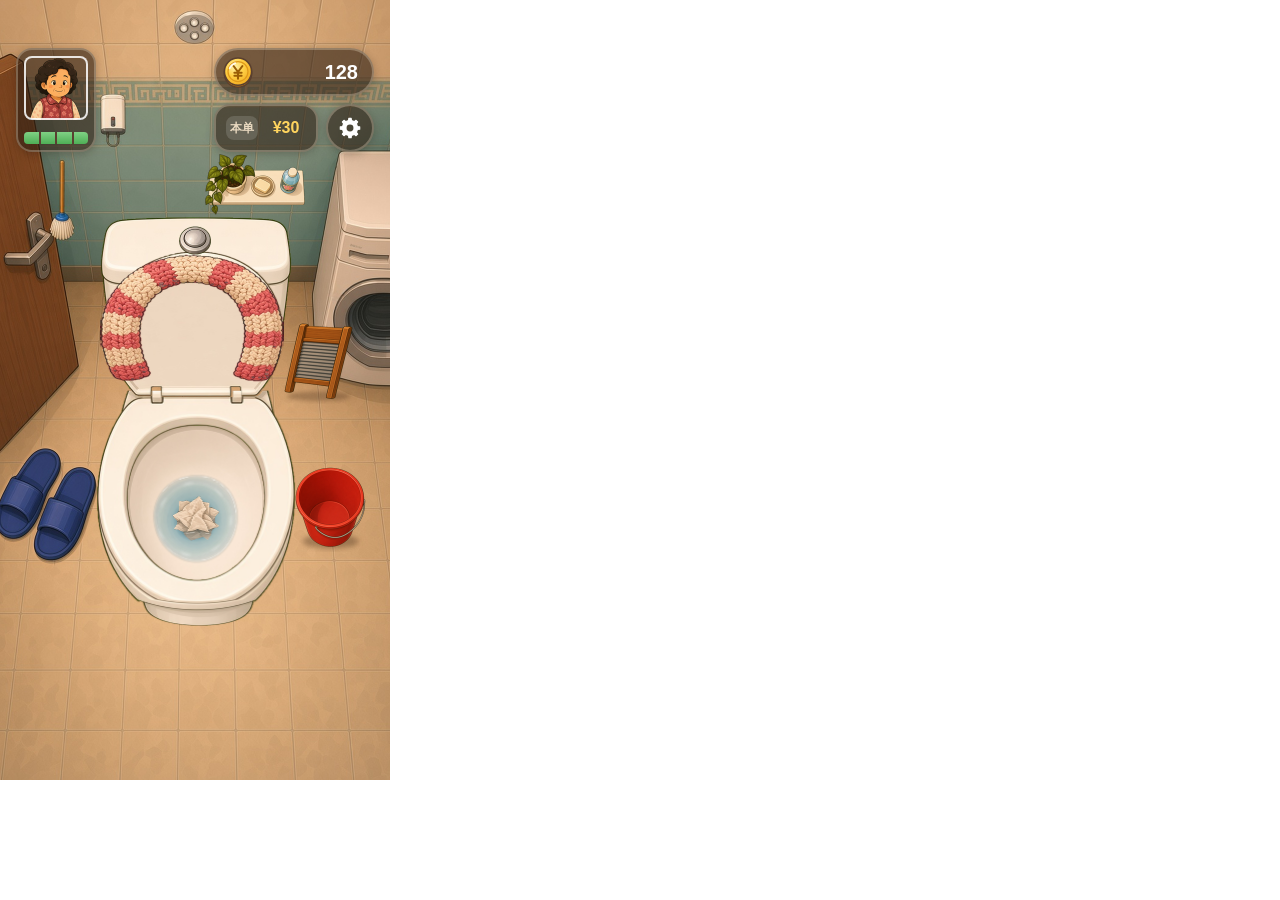
<file: design/ui/hifi/v14/_hifiC.html>
<!DOCTYPE html><html><head><meta charset="utf-8"><style>*{box-sizing:border-box;margin:0}body{background:#2b211b;font-family:"Noto Sans CJK SC",sans-serif;font-variant-numeric:tabular-nums;color:#5A4030}
.L{position:absolute}.row{display:flex;gap:32px;padding:32px;width:max-content}.col{flex:none;width:780px}
.cap{color:#f3e6cf;font:700 22px/32px "Noto Sans CJK SC";margin-bottom:12px}.cap small{display:block;font-weight:400;font-size:15px;line-height:24px;color:#cdbb9f}
.rec{background:#FFD45E;color:#5A4030;font-size:14px;padding:2px 10px;border-radius:12px;margin-left:8px;vertical-align:3px}
.zoom{position:relative;width:780px;height:352px;overflow:hidden;border-radius:24px;outline:3px solid #000;margin-bottom:24px}
.ph{position:absolute;left:0;top:0;width:390px;height:780px;transform:scale(2);transform-origin:0 0}
.ann .ph{filter:saturate(.25) brightness(1.08)}
/* layout — all values 1x; padding measured from OUTER edge (2px stroke included) */
.who{position:absolute;left:16px;top:48px;width:80px;height:104px;border-radius:16px;padding:6px;border:2px solid}
.av{width:64px;height:64px;border-radius:8px;background-size:cover;box-shadow:inset 0 0 0 2px #5A4030}
.pat{margin-top:12px;width:64px;height:12px;border-radius:4px;display:flex;overflow:hidden;box-shadow:inset 0 0 0 2px #5A4030}
.pat i{flex:1;background:linear-gradient(#7FD184,#4FAE56)}.pat i+i{border-left:2px solid #5A4030}
.cc{position:absolute;right:16px;top:48px;width:160px;height:48px;border-radius:24px;border:2px solid;padding:6px 14px 6px 6px;display:flex;align-items:center;justify-content:space-between}
.coin{width:32px;height:32px}.coin svg{display:block}
.num{font-size:20px;line-height:28px;font-weight:700}
.tg{position:absolute;right:72px;top:104px;width:104px;height:48px;border-radius:16px;border:2px solid;padding:10px;display:flex;align-items:center;gap:8px}
.lb{width:32px;height:24px;border-radius:8px;font-size:12px;line-height:24px;font-weight:700;text-align:center}
.vv{width:40px;height:24px;font-size:16px;line-height:24px;font-weight:700;text-align:center}
.gr{position:absolute;right:16px;top:104px;width:48px;height:48px;border-radius:24px;border:2px solid;padding:10px}
.gr svg{width:24px;height:24px;display:block}
/* A */
.oA .who,.oA .cc,.oA .tg,.oA .gr{border-color:#5A4030;background:linear-gradient(#FFFDF7 0%,#FBF1DD 60%,#F3E2C3 100%);box-shadow:inset 0 2px 0 #fff,inset 0 -3px 0 rgba(150,110,70,.18),0 2px 0 rgba(90,64,48,.35),0 4px 10px rgba(70,45,25,.2)}
.oA .lb{background:#F1DFBF;color:#7A5A40}.oA .vv{color:#B5650A}
/* B */
.oB .who,.oB .cc,.oB .tg,.oB .gr{border-color:#3A281B;background:linear-gradient(#8A6344,#5E412C);box-shadow:inset 0 2px 0 rgba(255,235,200,.28),inset 0 -3px 0 rgba(0,0,0,.2),0 2px 0 rgba(40,25,15,.45),0 4px 10px rgba(40,25,15,.3)}
.oB .num{color:#FFE9A8;text-shadow:0 1px 0 rgba(0,0,0,.35)}.oB .lb{background:#4A3222;color:#E7CFA9}.oB .vv{color:#FFD45E;text-shadow:0 1px 0 rgba(0,0,0,.35)}
.oB .av{box-shadow:inset 0 0 0 2px #FFF3DA}
/* C */
.oC .who,.oC .cc,.oC .tg,.oC .gr{border-color:rgba(255,240,215,.28);background:rgba(48,32,20,.6);box-shadow:0 2px 8px rgba(30,20,10,.25)}
.oC .num{color:#fff}.oC .lb{background:rgba(255,255,255,.14);color:#E9D9C0}.oC .vv{color:#FFD45E}.oC .av{box-shadow:inset 0 0 0 2px rgba(255,255,255,.85)}
/* annotation */
.mk{position:absolute;z-index:50;background:#FF2D55}.mk.h{height:2px}.mk.v{width:2px}
.lab{position:absolute;z-index:51;background:#FF2D55;color:#fff;font:700 13px/18px "Noto Sans CJK SC";padding:0 4px;border-radius:4px;transform:translate(-50%,-50%);white-space:nowrap}
.box{position:absolute;z-index:49;border:1.5px dashed rgba(255,45,85,.9)}
.chk{background:#F6EAD3;border-radius:16px;padding:16px 20px;font-size:15px;line-height:26px}.chk b{color:#2E8B3A}.chk .x{color:#D9413A}
 body{background:none}</style></head><body><div class="oC"><div class="ph" style="transform:none"><img class="L" src="../../../../assets/scene/bg_bathroom_base@2x.png" style="left:0px;top:0px;width:390.0px;height:780.0px"><img class="L" src="../../../../assets/scene/home_wang_windowsill@2x.png" style="left:205px;top:154px;width:100.0px;height:61.0px"><img class="L" src="../../../../assets/scene/home_wang_washboard@2x.png" style="left:284px;top:323px;width:69.0px;height:81.0px"><img class="L" src="../../../../assets/scene/toilet_tank@2x.png" style="left:99.5px;top:216.0px;width:192.0px;height:110.0px"><img class="L" src="../../../../assets/scene/toilet_lid_up@2x.png" style="left:106.94999999999999px;top:251.0px;width:176.5px;height:146.0px"><img class="L" src="../../../../assets/scene/home_wang_seatcover@2x.png" style="left:100.05000000000001px;top:253.5px;width:183.5px;height:128.0px"><img class="L" src="../../../../assets/scene/toilet_bowl@2x.png" style="left:95.55000000000001px;top:389.55px;width:200.5px;height:236.5px"><img class="L" src="../../../../assets/scene/toilet_bowl_inner@2x.png" style="left:95.55000000000001px;top:389.55px;width:200.5px;height:236.5px"><img class="L" src="../../../../assets/scene/water_surface_normal@2x.png" style="left:95.55000000000001px;top:389.55px;width:200.5px;height:236.5px"><img class="L" src="../../../../assets/scene/clog_paper@2x.png" style="left:170.95px;top:494.0px;width:50.5px;height:48.0px"><img class="L" src="../../../../assets/scene/toilet_flushbtn_idle@2x.png" style="left:179.0px;top:225.5px;width:32.0px;height:29.0px"><img class="L" src="../../../../assets/scene/scene_bucket_empty@2x.png" style="left:294.5px;top:467.0px;width:71.0px;height:85.0px"><div class="who"><div class="av" style="background-image:url(../../../../assets/characters/avatar_wang_ayi_p1@2x.png)"></div><div class="pat"><i></i><i></i><i></i><i></i></div></div>
<div class="cc"><div class="coin"><svg viewBox="0 0 40 40"><defs><radialGradient id="cg" cx="38%" cy="32%" r="75%"><stop offset="0" stop-color="#FFF1A8"/><stop offset=".45" stop-color="#FFD045"/><stop offset="1" stop-color="#F0A81E"/></radialGradient></defs>
<circle cx="20" cy="22" r="17" fill="#C27A0E" stroke="#5A4030" stroke-width="2"/>
<circle cx="20" cy="19.5" r="17" fill="url(#cg)" stroke="#5A4030" stroke-width="2"/>
<circle cx="20" cy="19.5" r="12.5" fill="none" stroke="#E09A1A" stroke-width="1.6"/>
<path d="M14.5 12.5l5.5 7.5 5.5-7.5M20 20v8.5M15.5 21h9M15.5 24.6h9" fill="none" stroke="#9A5E06" stroke-width="2.6" stroke-linecap="round" stroke-linejoin="round"/>
<path d="M9.5 15.5a11.5 11.5 0 0 1 7-6.5" fill="none" stroke="#fff" stroke-opacity=".85" stroke-width="2.2" stroke-linecap="round"/></svg></div><span class="num">128</span></div>
<div class="tg"><span class="lb">本单</span><span class="vv">¥30</span></div>
<div class="gr"><svg viewBox="0 0 32 32"><defs><mask id="gm"><rect width="32" height="32" fill="#fff"/><circle cx="16" cy="16" r="4.6" fill="#000"/></mask></defs><g mask="url(#gm)" opacity="1"><path d="M25.24 12.17 L25.81 14.05 L28.91 14.47 L28.91 17.53 L25.81 17.95 L25.24 19.83 L24.31 21.56 L26.21 24.05 L24.05 26.21 L21.56 24.31 L19.83 25.24 L17.95 25.81 L17.53 28.91 L14.47 28.91 L14.05 25.81 L12.17 25.24 L10.44 24.31 L7.95 26.21 L5.79 24.05 L7.69 21.56 L6.76 19.83 L6.19 17.95 L3.09 17.53 L3.09 14.47 L6.19 14.05 L6.76 12.17 L7.69 10.44 L5.79 7.95 L7.95 5.79 L10.44 7.69 L12.17 6.76 L14.05 6.19 L14.47 3.09 L17.53 3.09 L17.95 6.19 L19.83 6.76 L21.56 7.69 L24.05 5.79 L26.21 7.95 L24.31 10.44Z" fill="#FFFFFF" stroke="#FFFFFF" stroke-width="1.6" stroke-linejoin="round"/></g></svg></div></div></div></body></html>
</file>
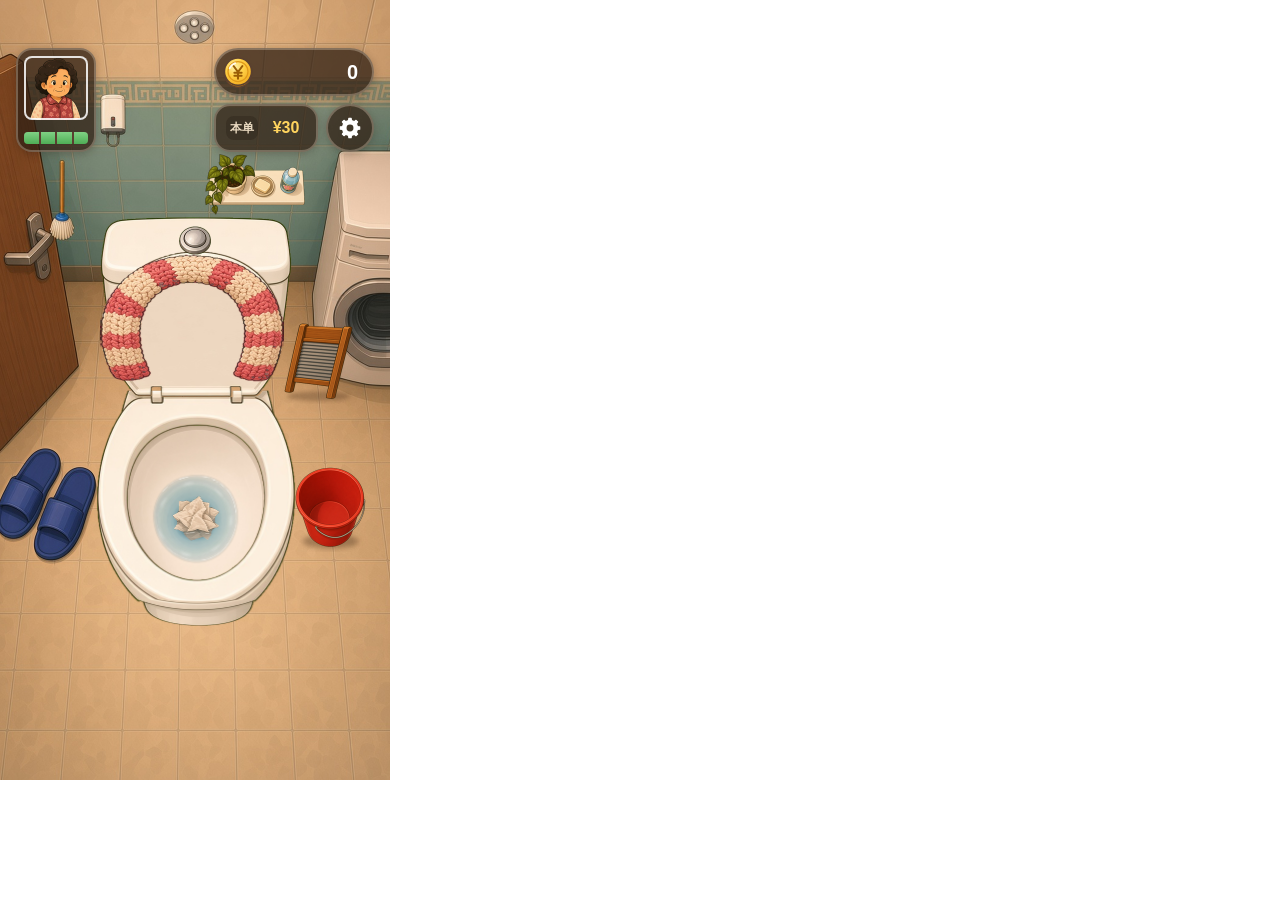
<file: design/ui/hifi/v14/_hifiC_o1.html>
<!DOCTYPE html><html><head><meta charset="utf-8"><style>*{box-sizing:border-box;margin:0}body{background:#2b211b;font-family:"Noto Sans CJK SC",sans-serif;font-variant-numeric:tabular-nums;color:#5A4030}
.L{position:absolute}.row{display:flex;gap:32px;padding:32px;width:max-content}.col{flex:none;width:780px}
.cap{color:#f3e6cf;font:700 22px/32px "Noto Sans CJK SC";margin-bottom:12px}.cap small{display:block;font-weight:400;font-size:15px;line-height:24px;color:#cdbb9f}
.rec{background:#FFD45E;color:#5A4030;font-size:14px;padding:2px 10px;border-radius:12px;margin-left:8px;vertical-align:3px}
.zoom{position:relative;width:780px;height:352px;overflow:hidden;border-radius:24px;outline:3px solid #000;margin-bottom:24px}
.ph{position:absolute;left:0;top:0;width:390px;height:780px;transform:scale(2);transform-origin:0 0}
.ann .ph{filter:saturate(.25) brightness(1.08)}
/* layout — all values 1x; padding measured from OUTER edge (2px stroke included) */
.who{position:absolute;left:16px;top:48px;width:80px;height:104px;border-radius:16px;padding:6px;border:2px solid}
.av{width:64px;height:64px;border-radius:8px;background-size:cover;box-shadow:inset 0 0 0 2px #5A4030}
.pat{margin-top:12px;width:64px;height:12px;border-radius:4px;display:flex;overflow:hidden;box-shadow:inset 0 0 0 2px #5A4030}
.pat i{flex:1;background:linear-gradient(#7FD184,#4FAE56)}.pat i+i{border-left:2px solid #5A4030}
.cc{position:absolute;right:16px;top:48px;width:160px;height:48px;border-radius:24px;border:2px solid;padding:6px 14px 6px 6px;display:flex;align-items:center;justify-content:space-between}
.coin{width:32px;height:32px}.coin svg{display:block}
.num{font-size:20px;line-height:28px;font-weight:700}
.tg{position:absolute;right:72px;top:104px;width:104px;height:48px;border-radius:16px;border:2px solid;padding:10px;display:flex;align-items:center;gap:8px}
.lb{width:32px;height:24px;border-radius:8px;font-size:12px;line-height:24px;font-weight:700;text-align:center}
.vv{width:40px;height:24px;font-size:16px;line-height:24px;font-weight:700;text-align:center}
.gr{position:absolute;right:16px;top:104px;width:48px;height:48px;border-radius:24px;border:2px solid;padding:10px}
.gr svg{width:24px;height:24px;display:block}
/* A */
.oA .who,.oA .cc,.oA .tg,.oA .gr{border-color:#5A4030;background:linear-gradient(#FFFDF7 0%,#FBF1DD 60%,#F3E2C3 100%);box-shadow:inset 0 2px 0 #fff,inset 0 -3px 0 rgba(150,110,70,.18),0 2px 0 rgba(90,64,48,.35),0 4px 10px rgba(70,45,25,.2)}
.oA .lb{background:#F1DFBF;color:#7A5A40}.oA .vv{color:#B5650A}
/* B */
.oB .who,.oB .cc,.oB .tg,.oB .gr{border-color:#3A281B;background:linear-gradient(#8A6344,#5E412C);box-shadow:inset 0 2px 0 rgba(255,235,200,.28),inset 0 -3px 0 rgba(0,0,0,.2),0 2px 0 rgba(40,25,15,.45),0 4px 10px rgba(40,25,15,.3)}
.oB .num{color:#FFE9A8;text-shadow:0 1px 0 rgba(0,0,0,.35)}.oB .lb{background:#4A3222;color:#E7CFA9}.oB .vv{color:#FFD45E;text-shadow:0 1px 0 rgba(0,0,0,.35)}
.oB .av{box-shadow:inset 0 0 0 2px #FFF3DA}
/* C */
.oC .who,.oC .cc,.oC .tg,.oC .gr{border-color:rgba(255,240,215,.28);background:rgba(48,32,20,.75);box-shadow:0 2px 8px rgba(30,20,10,.25)}
.oC .num{color:#fff}.oC .lb{background:rgba(20,12,6,.2);color:#E9D9C0}.oC .vv{color:#FFD45E}.oC .av{box-shadow:inset 0 0 0 2px rgba(255,255,255,.85)}
/* annotation */
.mk{position:absolute;z-index:50;background:#FF2D55}.mk.h{height:2px}.mk.v{width:2px}
.lab{position:absolute;z-index:51;background:#FF2D55;color:#fff;font:700 13px/18px "Noto Sans CJK SC";padding:0 4px;border-radius:4px;transform:translate(-50%,-50%);white-space:nowrap}
.box{position:absolute;z-index:49;border:1.5px dashed rgba(255,45,85,.9)}
.chk{background:#F6EAD3;border-radius:16px;padding:16px 20px;font-size:15px;line-height:26px}.chk b{color:#2E8B3A}.chk .x{color:#D9413A}
 body{background:none}</style></head><body><div class="oC"><div class="ph" style="transform:none"><img class="L" src="../../../../assets/scene/bg_bathroom_base@2x.png" style="left:0px;top:0px;width:390.0px;height:780.0px"><img class="L" src="../../../../assets/scene/home_wang_windowsill@2x.png" style="left:205px;top:154px;width:100.0px;height:61.0px"><img class="L" src="../../../../assets/scene/home_wang_washboard@2x.png" style="left:284px;top:323px;width:69.0px;height:81.0px"><img class="L" src="../../../../assets/scene/toilet_tank@2x.png" style="left:99.5px;top:216.0px;width:192.0px;height:110.0px"><img class="L" src="../../../../assets/scene/toilet_lid_up@2x.png" style="left:106.94999999999999px;top:251.0px;width:176.5px;height:146.0px"><img class="L" src="../../../../assets/scene/home_wang_seatcover@2x.png" style="left:100.05000000000001px;top:253.5px;width:183.5px;height:128.0px"><img class="L" src="../../../../assets/scene/toilet_bowl@2x.png" style="left:95.55000000000001px;top:389.55px;width:200.5px;height:236.5px"><img class="L" src="../../../../assets/scene/toilet_bowl_inner@2x.png" style="left:95.55000000000001px;top:389.55px;width:200.5px;height:236.5px"><img class="L" src="../../../../assets/scene/water_surface_normal@2x.png" style="left:95.55000000000001px;top:389.55px;width:200.5px;height:236.5px"><img class="L" src="../../../../assets/scene/clog_paper@2x.png" style="left:170.95px;top:494.0px;width:50.5px;height:48.0px"><img class="L" src="../../../../assets/scene/toilet_flushbtn_idle@2x.png" style="left:179.0px;top:225.5px;width:32.0px;height:29.0px"><img class="L" src="../../../../assets/scene/scene_bucket_empty@2x.png" style="left:294.5px;top:467.0px;width:71.0px;height:85.0px"><div class="who"><div class="av" style="background-image:url(../../../../assets/characters/avatar_wang_ayi_p1@2x.png)"></div><div class="pat"><i></i><i></i><i></i><i></i></div></div>
<div class="cc"><div class="coin"><svg viewBox="0 0 40 40"><defs><radialGradient id="cg" cx="38%" cy="32%" r="75%"><stop offset="0" stop-color="#FFF1A8"/><stop offset=".45" stop-color="#FFD045"/><stop offset="1" stop-color="#F0A81E"/></radialGradient></defs>
<circle cx="20" cy="22" r="17" fill="#C27A0E" stroke="#5A4030" stroke-width="2"/>
<circle cx="20" cy="19.5" r="17" fill="url(#cg)" stroke="#5A4030" stroke-width="2"/>
<circle cx="20" cy="19.5" r="12.5" fill="none" stroke="#E09A1A" stroke-width="1.6"/>
<path d="M14.5 12.5l5.5 7.5 5.5-7.5M20 20v8.5M15.5 21h9M15.5 24.6h9" fill="none" stroke="#9A5E06" stroke-width="2.6" stroke-linecap="round" stroke-linejoin="round"/>
<path d="M9.5 15.5a11.5 11.5 0 0 1 7-6.5" fill="none" stroke="#fff" stroke-opacity=".85" stroke-width="2.2" stroke-linecap="round"/></svg></div><span class="num">0</span></div>
<div class="tg"><span class="lb">本单</span><span class="vv">¥30</span></div>
<div class="gr"><svg viewBox="0 0 32 32"><defs><mask id="gm"><rect width="32" height="32" fill="#fff"/><circle cx="16" cy="16" r="4.6" fill="#000"/></mask></defs><g mask="url(#gm)" opacity="1"><path d="M25.24 12.17 L25.81 14.05 L28.91 14.47 L28.91 17.53 L25.81 17.95 L25.24 19.83 L24.31 21.56 L26.21 24.05 L24.05 26.21 L21.56 24.31 L19.83 25.24 L17.95 25.81 L17.53 28.91 L14.47 28.91 L14.05 25.81 L12.17 25.24 L10.44 24.31 L7.95 26.21 L5.79 24.05 L7.69 21.56 L6.76 19.83 L6.19 17.95 L3.09 17.53 L3.09 14.47 L6.19 14.05 L6.76 12.17 L7.69 10.44 L5.79 7.95 L7.95 5.79 L10.44 7.69 L12.17 6.76 L14.05 6.19 L14.47 3.09 L17.53 3.09 L17.95 6.19 L19.83 6.76 L21.56 7.69 L24.05 5.79 L26.21 7.95 L24.31 10.44Z" fill="#FFFFFF" stroke="#FFFFFF" stroke-width="1.6" stroke-linejoin="round"/></g></svg></div></div></div></body></html>
</file>
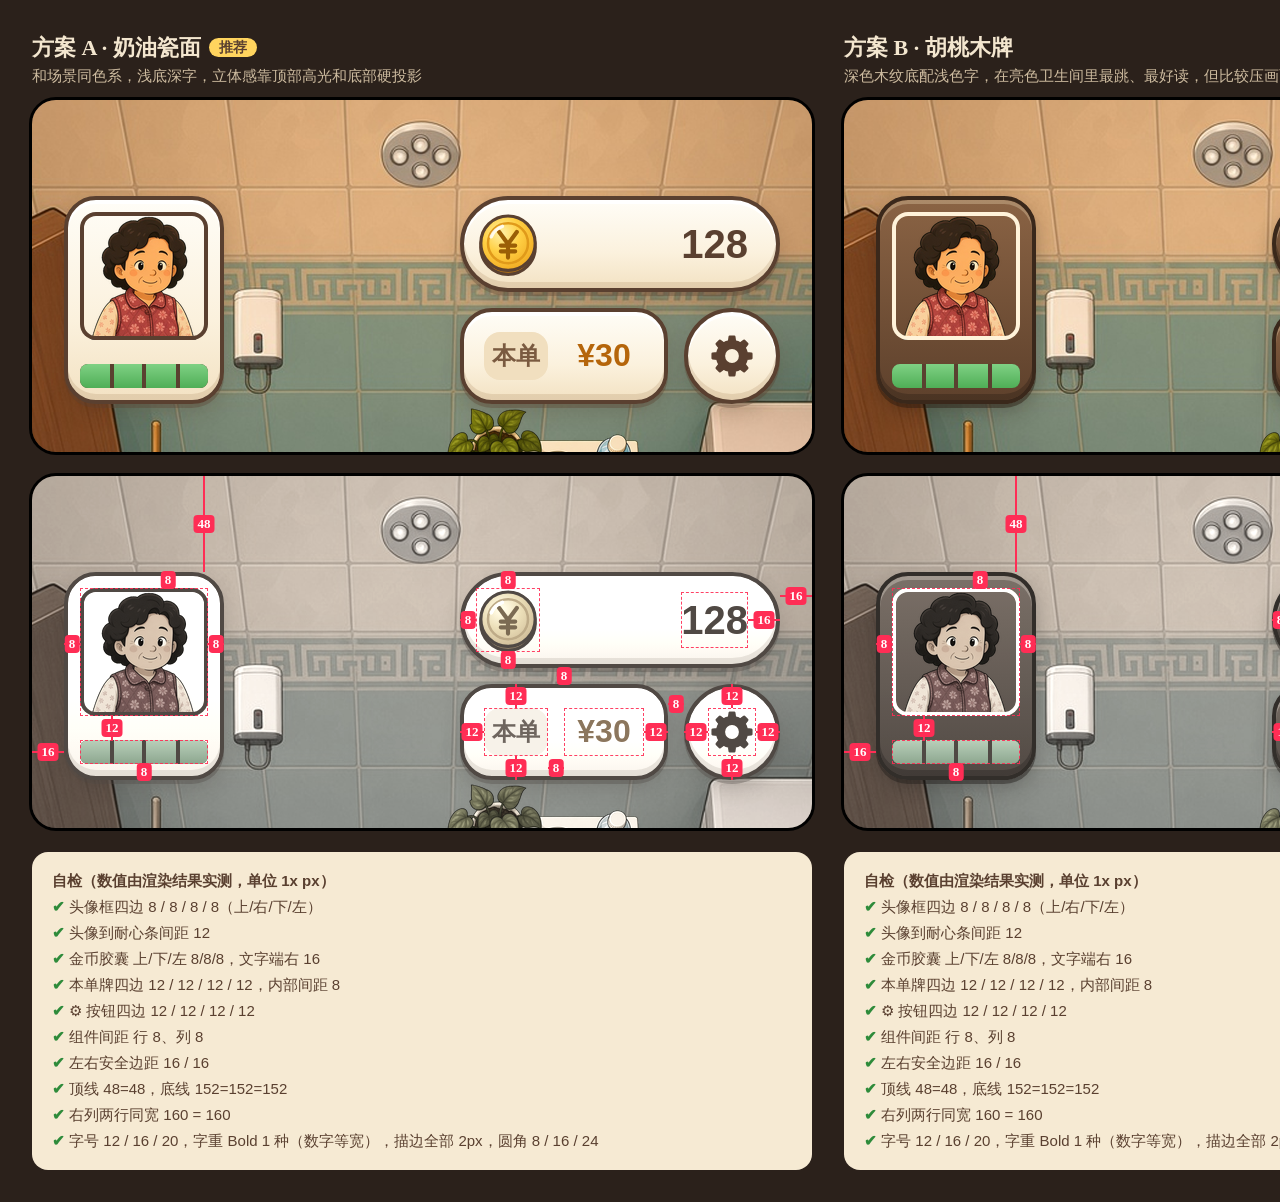
<file: design/ui/hifi/v14/hud_v14.html>
<!DOCTYPE html><html><head><meta charset="utf-8"><style>*{box-sizing:border-box;margin:0}body{background:#2b211b;font-family:"Noto Sans CJK SC",sans-serif;font-variant-numeric:tabular-nums;color:#5A4030}
.L{position:absolute}.row{display:flex;gap:32px;padding:32px;width:max-content}.col{flex:none;width:780px}
.cap{color:#f3e6cf;font:700 22px/32px "Noto Sans CJK SC";margin-bottom:12px}.cap small{display:block;font-weight:400;font-size:15px;line-height:24px;color:#cdbb9f}
.rec{background:#FFD45E;color:#5A4030;font-size:14px;padding:2px 10px;border-radius:12px;margin-left:8px;vertical-align:3px}
.zoom{position:relative;width:780px;height:352px;overflow:hidden;border-radius:24px;outline:3px solid #000;margin-bottom:24px}
.ph{position:absolute;left:0;top:0;width:390px;height:780px;transform:scale(2);transform-origin:0 0}
.ann .ph{filter:saturate(.25) brightness(1.08)}
/* layout — all values 1x; padding measured from OUTER edge (2px stroke included) */
.who{position:absolute;left:16px;top:48px;width:80px;height:104px;border-radius:16px;padding:6px;border:2px solid}
.av{width:64px;height:64px;border-radius:8px;background-size:cover;box-shadow:inset 0 0 0 2px #5A4030}
.pat{margin-top:12px;width:64px;height:12px;border-radius:4px;display:flex;overflow:hidden;box-shadow:inset 0 0 0 2px #5A4030}
.pat i{flex:1;background:linear-gradient(#7FD184,#4FAE56)}.pat i+i{border-left:2px solid #5A4030}
.cc{position:absolute;right:16px;top:48px;width:160px;height:48px;border-radius:24px;border:2px solid;padding:6px 14px 6px 6px;display:flex;align-items:center;justify-content:space-between}
.coin{width:32px;height:32px}.coin svg{display:block}
.num{font-size:20px;line-height:28px;font-weight:700}
.tg{position:absolute;right:72px;top:104px;width:104px;height:48px;border-radius:16px;border:2px solid;padding:10px;display:flex;align-items:center;gap:8px}
.lb{width:32px;height:24px;border-radius:8px;font-size:12px;line-height:24px;font-weight:700;text-align:center}
.vv{width:40px;height:24px;font-size:16px;line-height:24px;font-weight:700;text-align:center}
.gr{position:absolute;right:16px;top:104px;width:48px;height:48px;border-radius:24px;border:2px solid;padding:10px}
.gr svg{width:24px;height:24px;display:block}
/* A */
.oA .who,.oA .cc,.oA .tg,.oA .gr{border-color:#5A4030;background:linear-gradient(#FFFDF7 0%,#FBF1DD 60%,#F3E2C3 100%);box-shadow:inset 0 2px 0 #fff,inset 0 -3px 0 rgba(150,110,70,.18),0 2px 0 rgba(90,64,48,.35),0 4px 10px rgba(70,45,25,.2)}
.oA .lb{background:#F1DFBF;color:#7A5A40}.oA .vv{color:#B5650A}
/* B */
.oB .who,.oB .cc,.oB .tg,.oB .gr{border-color:#3A281B;background:linear-gradient(#8A6344,#5E412C);box-shadow:inset 0 2px 0 rgba(255,235,200,.28),inset 0 -3px 0 rgba(0,0,0,.2),0 2px 0 rgba(40,25,15,.45),0 4px 10px rgba(40,25,15,.3)}
.oB .num{color:#FFE9A8;text-shadow:0 1px 0 rgba(0,0,0,.35)}.oB .lb{background:#4A3222;color:#E7CFA9}.oB .vv{color:#FFD45E;text-shadow:0 1px 0 rgba(0,0,0,.35)}
.oB .av{box-shadow:inset 0 0 0 2px #FFF3DA}
/* C */
.oC .who,.oC .cc,.oC .tg,.oC .gr{border-color:rgba(255,240,215,.28);background:rgba(48,32,20,.75);box-shadow:0 2px 8px rgba(30,20,10,.25)}
.oC .num{color:#fff}.oC .lb{background:rgba(20,12,6,.2);color:#E9D9C0}.oC .vv{color:#FFD45E}.oC .av{box-shadow:inset 0 0 0 2px rgba(255,255,255,.85)}
/* annotation */
.mk{position:absolute;z-index:50;background:#FF2D55}.mk.h{height:2px}.mk.v{width:2px}
.lab{position:absolute;z-index:51;background:#FF2D55;color:#fff;font:700 13px/18px "Noto Sans CJK SC";padding:0 4px;border-radius:4px;transform:translate(-50%,-50%);white-space:nowrap}
.box{position:absolute;z-index:49;border:1.5px dashed rgba(255,45,85,.9)}
.chk{background:#F6EAD3;border-radius:16px;padding:16px 20px;font-size:15px;line-height:26px}.chk b{color:#2E8B3A}.chk .x{color:#D9413A}
</style></head><body><div class="row"><div class="col oA"><p class="cap">方案 A · 奶油瓷面<span class=rec>推荐</span><small>和场景同色系，浅底深字，立体感靠顶部高光和底部硬投影</small></p>
<div class="zoom hi"><div class="ph"><img class="L" src="../../../../assets/scene/bg_bathroom_base@2x.png" style="left:0px;top:0px;width:390.0px;height:780.0px"><img class="L" src="../../../../assets/scene/home_wang_windowsill@2x.png" style="left:205px;top:154px;width:100.0px;height:61.0px"><img class="L" src="../../../../assets/scene/home_wang_washboard@2x.png" style="left:284px;top:323px;width:69.0px;height:81.0px"><img class="L" src="../../../../assets/scene/toilet_tank@2x.png" style="left:99.5px;top:216.0px;width:192.0px;height:110.0px"><img class="L" src="../../../../assets/scene/toilet_lid_up@2x.png" style="left:106.94999999999999px;top:251.0px;width:176.5px;height:146.0px"><img class="L" src="../../../../assets/scene/home_wang_seatcover@2x.png" style="left:100.05000000000001px;top:253.5px;width:183.5px;height:128.0px"><img class="L" src="../../../../assets/scene/toilet_bowl@2x.png" style="left:95.55000000000001px;top:389.55px;width:200.5px;height:236.5px"><img class="L" src="../../../../assets/scene/toilet_bowl_inner@2x.png" style="left:95.55000000000001px;top:389.55px;width:200.5px;height:236.5px"><img class="L" src="../../../../assets/scene/water_surface_normal@2x.png" style="left:95.55000000000001px;top:389.55px;width:200.5px;height:236.5px"><img class="L" src="../../../../assets/scene/clog_paper@2x.png" style="left:170.95px;top:494.0px;width:50.5px;height:48.0px"><img class="L" src="../../../../assets/scene/toilet_flushbtn_idle@2x.png" style="left:179.0px;top:225.5px;width:32.0px;height:29.0px"><img class="L" src="../../../../assets/scene/scene_bucket_empty@2x.png" style="left:294.5px;top:467.0px;width:71.0px;height:85.0px"><div class="who"><div class="av" style="background-image:url(../../../../assets/characters/avatar_wang_ayi_p1@2x.png)"></div><div class="pat"><i></i><i></i><i></i><i></i></div></div>
<div class="cc"><div class="coin"><svg viewBox="0 0 40 40"><defs><radialGradient id="cg" cx="38%" cy="32%" r="75%"><stop offset="0" stop-color="#FFF1A8"/><stop offset=".45" stop-color="#FFD045"/><stop offset="1" stop-color="#F0A81E"/></radialGradient></defs>
<circle cx="20" cy="22" r="17" fill="#C27A0E" stroke="#5A4030" stroke-width="2"/>
<circle cx="20" cy="19.5" r="17" fill="url(#cg)" stroke="#5A4030" stroke-width="2"/>
<circle cx="20" cy="19.5" r="12.5" fill="none" stroke="#E09A1A" stroke-width="1.6"/>
<path d="M14.5 12.5l5.5 7.5 5.5-7.5M20 20v8.5M15.5 21h9M15.5 24.6h9" fill="none" stroke="#9A5E06" stroke-width="2.6" stroke-linecap="round" stroke-linejoin="round"/>
<path d="M9.5 15.5a11.5 11.5 0 0 1 7-6.5" fill="none" stroke="#fff" stroke-opacity=".85" stroke-width="2.2" stroke-linecap="round"/></svg></div><span class="num">128</span></div>
<div class="tg"><span class="lb">本单</span><span class="vv">¥30</span></div>
<div class="gr"><svg viewBox="0 0 32 32"><path d="M25.24 12.17 L25.81 14.05 L28.91 14.47 L28.91 17.53 L25.81 17.95 L25.24 19.83 L24.31 21.56 L26.21 24.05 L24.05 26.21 L21.56 24.31 L19.83 25.24 L17.95 25.81 L17.53 28.91 L14.47 28.91 L14.05 25.81 L12.17 25.24 L10.44 24.31 L7.95 26.21 L5.79 24.05 L7.69 21.56 L6.76 19.83 L6.19 17.95 L3.09 17.53 L3.09 14.47 L6.19 14.05 L6.76 12.17 L7.69 10.44 L5.79 7.95 L7.95 5.79 L10.44 7.69 L12.17 6.76 L14.05 6.19 L14.47 3.09 L17.53 3.09 L17.95 6.19 L19.83 6.76 L21.56 7.69 L24.05 5.79 L26.21 7.95 L24.31 10.44Z" fill="#5A4030" stroke="#5A4030" stroke-width="1.6" stroke-linejoin="round"/><circle cx="16" cy="16" r="4.6" fill="#FBF1DD"/></svg></div></div></div>
<div class="zoom ann"><div class="ph"><img class="L" src="../../../../assets/scene/bg_bathroom_base@2x.png" style="left:0px;top:0px;width:390.0px;height:780.0px"><img class="L" src="../../../../assets/scene/home_wang_windowsill@2x.png" style="left:205px;top:154px;width:100.0px;height:61.0px"><img class="L" src="../../../../assets/scene/home_wang_washboard@2x.png" style="left:284px;top:323px;width:69.0px;height:81.0px"><img class="L" src="../../../../assets/scene/toilet_tank@2x.png" style="left:99.5px;top:216.0px;width:192.0px;height:110.0px"><img class="L" src="../../../../assets/scene/toilet_lid_up@2x.png" style="left:106.94999999999999px;top:251.0px;width:176.5px;height:146.0px"><img class="L" src="../../../../assets/scene/home_wang_seatcover@2x.png" style="left:100.05000000000001px;top:253.5px;width:183.5px;height:128.0px"><img class="L" src="../../../../assets/scene/toilet_bowl@2x.png" style="left:95.55000000000001px;top:389.55px;width:200.5px;height:236.5px"><img class="L" src="../../../../assets/scene/toilet_bowl_inner@2x.png" style="left:95.55000000000001px;top:389.55px;width:200.5px;height:236.5px"><img class="L" src="../../../../assets/scene/water_surface_normal@2x.png" style="left:95.55000000000001px;top:389.55px;width:200.5px;height:236.5px"><img class="L" src="../../../../assets/scene/clog_paper@2x.png" style="left:170.95px;top:494.0px;width:50.5px;height:48.0px"><img class="L" src="../../../../assets/scene/toilet_flushbtn_idle@2x.png" style="left:179.0px;top:225.5px;width:32.0px;height:29.0px"><img class="L" src="../../../../assets/scene/scene_bucket_empty@2x.png" style="left:294.5px;top:467.0px;width:71.0px;height:85.0px"><div class="who"><div class="av" style="background-image:url(../../../../assets/characters/avatar_wang_ayi_p1@2x.png)"></div><div class="pat"><i></i><i></i><i></i><i></i></div></div>
<div class="cc"><div class="coin"><svg viewBox="0 0 40 40"><defs><radialGradient id="cg" cx="38%" cy="32%" r="75%"><stop offset="0" stop-color="#FFF1A8"/><stop offset=".45" stop-color="#FFD045"/><stop offset="1" stop-color="#F0A81E"/></radialGradient></defs>
<circle cx="20" cy="22" r="17" fill="#C27A0E" stroke="#5A4030" stroke-width="2"/>
<circle cx="20" cy="19.5" r="17" fill="url(#cg)" stroke="#5A4030" stroke-width="2"/>
<circle cx="20" cy="19.5" r="12.5" fill="none" stroke="#E09A1A" stroke-width="1.6"/>
<path d="M14.5 12.5l5.5 7.5 5.5-7.5M20 20v8.5M15.5 21h9M15.5 24.6h9" fill="none" stroke="#9A5E06" stroke-width="2.6" stroke-linecap="round" stroke-linejoin="round"/>
<path d="M9.5 15.5a11.5 11.5 0 0 1 7-6.5" fill="none" stroke="#fff" stroke-opacity=".85" stroke-width="2.2" stroke-linecap="round"/></svg></div><span class="num">128</span></div>
<div class="tg"><span class="lb">本单</span><span class="vv">¥30</span></div>
<div class="gr"><svg viewBox="0 0 32 32"><path d="M25.24 12.17 L25.81 14.05 L28.91 14.47 L28.91 17.53 L25.81 17.95 L25.24 19.83 L24.31 21.56 L26.21 24.05 L24.05 26.21 L21.56 24.31 L19.83 25.24 L17.95 25.81 L17.53 28.91 L14.47 28.91 L14.05 25.81 L12.17 25.24 L10.44 24.31 L7.95 26.21 L5.79 24.05 L7.69 21.56 L6.76 19.83 L6.19 17.95 L3.09 17.53 L3.09 14.47 L6.19 14.05 L6.76 12.17 L7.69 10.44 L5.79 7.95 L7.95 5.79 L10.44 7.69 L12.17 6.76 L14.05 6.19 L14.47 3.09 L17.53 3.09 L17.95 6.19 L19.83 6.76 L21.56 7.69 L24.05 5.79 L26.21 7.95 L24.31 10.44Z" fill="#5A4030" stroke="#5A4030" stroke-width="1.6" stroke-linejoin="round"/><circle cx="16" cy="16" r="4.6" fill="#FBF1DD"/></svg></div></div></div><div class="chk" id="chkA"></div></div><div class="col oB"><p class="cap">方案 B · 胡桃木牌<small>深色木纹底配浅色字，在亮色卫生间里最跳、最好读，但比较压画面</small></p>
<div class="zoom hi"><div class="ph"><img class="L" src="../../../../assets/scene/bg_bathroom_base@2x.png" style="left:0px;top:0px;width:390.0px;height:780.0px"><img class="L" src="../../../../assets/scene/home_wang_windowsill@2x.png" style="left:205px;top:154px;width:100.0px;height:61.0px"><img class="L" src="../../../../assets/scene/home_wang_washboard@2x.png" style="left:284px;top:323px;width:69.0px;height:81.0px"><img class="L" src="../../../../assets/scene/toilet_tank@2x.png" style="left:99.5px;top:216.0px;width:192.0px;height:110.0px"><img class="L" src="../../../../assets/scene/toilet_lid_up@2x.png" style="left:106.94999999999999px;top:251.0px;width:176.5px;height:146.0px"><img class="L" src="../../../../assets/scene/home_wang_seatcover@2x.png" style="left:100.05000000000001px;top:253.5px;width:183.5px;height:128.0px"><img class="L" src="../../../../assets/scene/toilet_bowl@2x.png" style="left:95.55000000000001px;top:389.55px;width:200.5px;height:236.5px"><img class="L" src="../../../../assets/scene/toilet_bowl_inner@2x.png" style="left:95.55000000000001px;top:389.55px;width:200.5px;height:236.5px"><img class="L" src="../../../../assets/scene/water_surface_normal@2x.png" style="left:95.55000000000001px;top:389.55px;width:200.5px;height:236.5px"><img class="L" src="../../../../assets/scene/clog_paper@2x.png" style="left:170.95px;top:494.0px;width:50.5px;height:48.0px"><img class="L" src="../../../../assets/scene/toilet_flushbtn_idle@2x.png" style="left:179.0px;top:225.5px;width:32.0px;height:29.0px"><img class="L" src="../../../../assets/scene/scene_bucket_empty@2x.png" style="left:294.5px;top:467.0px;width:71.0px;height:85.0px"><div class="who"><div class="av" style="background-image:url(../../../../assets/characters/avatar_wang_ayi_p1@2x.png)"></div><div class="pat"><i></i><i></i><i></i><i></i></div></div>
<div class="cc"><div class="coin"><svg viewBox="0 0 40 40"><defs><radialGradient id="cg" cx="38%" cy="32%" r="75%"><stop offset="0" stop-color="#FFF1A8"/><stop offset=".45" stop-color="#FFD045"/><stop offset="1" stop-color="#F0A81E"/></radialGradient></defs>
<circle cx="20" cy="22" r="17" fill="#C27A0E" stroke="#5A4030" stroke-width="2"/>
<circle cx="20" cy="19.5" r="17" fill="url(#cg)" stroke="#5A4030" stroke-width="2"/>
<circle cx="20" cy="19.5" r="12.5" fill="none" stroke="#E09A1A" stroke-width="1.6"/>
<path d="M14.5 12.5l5.5 7.5 5.5-7.5M20 20v8.5M15.5 21h9M15.5 24.6h9" fill="none" stroke="#9A5E06" stroke-width="2.6" stroke-linecap="round" stroke-linejoin="round"/>
<path d="M9.5 15.5a11.5 11.5 0 0 1 7-6.5" fill="none" stroke="#fff" stroke-opacity=".85" stroke-width="2.2" stroke-linecap="round"/></svg></div><span class="num">128</span></div>
<div class="tg"><span class="lb">本单</span><span class="vv">¥30</span></div>
<div class="gr"><svg viewBox="0 0 32 32"><path d="M25.24 12.17 L25.81 14.05 L28.91 14.47 L28.91 17.53 L25.81 17.95 L25.24 19.83 L24.31 21.56 L26.21 24.05 L24.05 26.21 L21.56 24.31 L19.83 25.24 L17.95 25.81 L17.53 28.91 L14.47 28.91 L14.05 25.81 L12.17 25.24 L10.44 24.31 L7.95 26.21 L5.79 24.05 L7.69 21.56 L6.76 19.83 L6.19 17.95 L3.09 17.53 L3.09 14.47 L6.19 14.05 L6.76 12.17 L7.69 10.44 L5.79 7.95 L7.95 5.79 L10.44 7.69 L12.17 6.76 L14.05 6.19 L14.47 3.09 L17.53 3.09 L17.95 6.19 L19.83 6.76 L21.56 7.69 L24.05 5.79 L26.21 7.95 L24.31 10.44Z" fill="#FFF3DA" stroke="#FFF3DA" stroke-width="1.6" stroke-linejoin="round"/><circle cx="16" cy="16" r="4.6" fill="#6E4E36"/></svg></div></div></div>
<div class="zoom ann"><div class="ph"><img class="L" src="../../../../assets/scene/bg_bathroom_base@2x.png" style="left:0px;top:0px;width:390.0px;height:780.0px"><img class="L" src="../../../../assets/scene/home_wang_windowsill@2x.png" style="left:205px;top:154px;width:100.0px;height:61.0px"><img class="L" src="../../../../assets/scene/home_wang_washboard@2x.png" style="left:284px;top:323px;width:69.0px;height:81.0px"><img class="L" src="../../../../assets/scene/toilet_tank@2x.png" style="left:99.5px;top:216.0px;width:192.0px;height:110.0px"><img class="L" src="../../../../assets/scene/toilet_lid_up@2x.png" style="left:106.94999999999999px;top:251.0px;width:176.5px;height:146.0px"><img class="L" src="../../../../assets/scene/home_wang_seatcover@2x.png" style="left:100.05000000000001px;top:253.5px;width:183.5px;height:128.0px"><img class="L" src="../../../../assets/scene/toilet_bowl@2x.png" style="left:95.55000000000001px;top:389.55px;width:200.5px;height:236.5px"><img class="L" src="../../../../assets/scene/toilet_bowl_inner@2x.png" style="left:95.55000000000001px;top:389.55px;width:200.5px;height:236.5px"><img class="L" src="../../../../assets/scene/water_surface_normal@2x.png" style="left:95.55000000000001px;top:389.55px;width:200.5px;height:236.5px"><img class="L" src="../../../../assets/scene/clog_paper@2x.png" style="left:170.95px;top:494.0px;width:50.5px;height:48.0px"><img class="L" src="../../../../assets/scene/toilet_flushbtn_idle@2x.png" style="left:179.0px;top:225.5px;width:32.0px;height:29.0px"><img class="L" src="../../../../assets/scene/scene_bucket_empty@2x.png" style="left:294.5px;top:467.0px;width:71.0px;height:85.0px"><div class="who"><div class="av" style="background-image:url(../../../../assets/characters/avatar_wang_ayi_p1@2x.png)"></div><div class="pat"><i></i><i></i><i></i><i></i></div></div>
<div class="cc"><div class="coin"><svg viewBox="0 0 40 40"><defs><radialGradient id="cg" cx="38%" cy="32%" r="75%"><stop offset="0" stop-color="#FFF1A8"/><stop offset=".45" stop-color="#FFD045"/><stop offset="1" stop-color="#F0A81E"/></radialGradient></defs>
<circle cx="20" cy="22" r="17" fill="#C27A0E" stroke="#5A4030" stroke-width="2"/>
<circle cx="20" cy="19.5" r="17" fill="url(#cg)" stroke="#5A4030" stroke-width="2"/>
<circle cx="20" cy="19.5" r="12.5" fill="none" stroke="#E09A1A" stroke-width="1.6"/>
<path d="M14.5 12.5l5.5 7.5 5.5-7.5M20 20v8.5M15.5 21h9M15.5 24.6h9" fill="none" stroke="#9A5E06" stroke-width="2.6" stroke-linecap="round" stroke-linejoin="round"/>
<path d="M9.5 15.5a11.5 11.5 0 0 1 7-6.5" fill="none" stroke="#fff" stroke-opacity=".85" stroke-width="2.2" stroke-linecap="round"/></svg></div><span class="num">128</span></div>
<div class="tg"><span class="lb">本单</span><span class="vv">¥30</span></div>
<div class="gr"><svg viewBox="0 0 32 32"><path d="M25.24 12.17 L25.81 14.05 L28.91 14.47 L28.91 17.53 L25.81 17.95 L25.24 19.83 L24.31 21.56 L26.21 24.05 L24.05 26.21 L21.56 24.31 L19.83 25.24 L17.95 25.81 L17.53 28.91 L14.47 28.91 L14.05 25.81 L12.17 25.24 L10.44 24.31 L7.95 26.21 L5.79 24.05 L7.69 21.56 L6.76 19.83 L6.19 17.95 L3.09 17.53 L3.09 14.47 L6.19 14.05 L6.76 12.17 L7.69 10.44 L5.79 7.95 L7.95 5.79 L10.44 7.69 L12.17 6.76 L14.05 6.19 L14.47 3.09 L17.53 3.09 L17.95 6.19 L19.83 6.76 L21.56 7.69 L24.05 5.79 L26.21 7.95 L24.31 10.44Z" fill="#FFF3DA" stroke="#FFF3DA" stroke-width="1.6" stroke-linejoin="round"/><circle cx="16" cy="16" r="4.6" fill="#6E4E36"/></svg></div></div></div><div class="chk" id="chkB"></div></div><div class="col oC"><p class="cap">方案 C · 半透明暗底<small>轻、不挡画面，质感偏通用，和手绘场景有些疏离</small></p>
<div class="zoom hi"><div class="ph"><img class="L" src="../../../../assets/scene/bg_bathroom_base@2x.png" style="left:0px;top:0px;width:390.0px;height:780.0px"><img class="L" src="../../../../assets/scene/home_wang_windowsill@2x.png" style="left:205px;top:154px;width:100.0px;height:61.0px"><img class="L" src="../../../../assets/scene/home_wang_washboard@2x.png" style="left:284px;top:323px;width:69.0px;height:81.0px"><img class="L" src="../../../../assets/scene/toilet_tank@2x.png" style="left:99.5px;top:216.0px;width:192.0px;height:110.0px"><img class="L" src="../../../../assets/scene/toilet_lid_up@2x.png" style="left:106.94999999999999px;top:251.0px;width:176.5px;height:146.0px"><img class="L" src="../../../../assets/scene/home_wang_seatcover@2x.png" style="left:100.05000000000001px;top:253.5px;width:183.5px;height:128.0px"><img class="L" src="../../../../assets/scene/toilet_bowl@2x.png" style="left:95.55000000000001px;top:389.55px;width:200.5px;height:236.5px"><img class="L" src="../../../../assets/scene/toilet_bowl_inner@2x.png" style="left:95.55000000000001px;top:389.55px;width:200.5px;height:236.5px"><img class="L" src="../../../../assets/scene/water_surface_normal@2x.png" style="left:95.55000000000001px;top:389.55px;width:200.5px;height:236.5px"><img class="L" src="../../../../assets/scene/clog_paper@2x.png" style="left:170.95px;top:494.0px;width:50.5px;height:48.0px"><img class="L" src="../../../../assets/scene/toilet_flushbtn_idle@2x.png" style="left:179.0px;top:225.5px;width:32.0px;height:29.0px"><img class="L" src="../../../../assets/scene/scene_bucket_empty@2x.png" style="left:294.5px;top:467.0px;width:71.0px;height:85.0px"><div class="who"><div class="av" style="background-image:url(../../../../assets/characters/avatar_wang_ayi_p1@2x.png)"></div><div class="pat"><i></i><i></i><i></i><i></i></div></div>
<div class="cc"><div class="coin"><svg viewBox="0 0 40 40"><defs><radialGradient id="cg" cx="38%" cy="32%" r="75%"><stop offset="0" stop-color="#FFF1A8"/><stop offset=".45" stop-color="#FFD045"/><stop offset="1" stop-color="#F0A81E"/></radialGradient></defs>
<circle cx="20" cy="22" r="17" fill="#C27A0E" stroke="#5A4030" stroke-width="2"/>
<circle cx="20" cy="19.5" r="17" fill="url(#cg)" stroke="#5A4030" stroke-width="2"/>
<circle cx="20" cy="19.5" r="12.5" fill="none" stroke="#E09A1A" stroke-width="1.6"/>
<path d="M14.5 12.5l5.5 7.5 5.5-7.5M20 20v8.5M15.5 21h9M15.5 24.6h9" fill="none" stroke="#9A5E06" stroke-width="2.6" stroke-linecap="round" stroke-linejoin="round"/>
<path d="M9.5 15.5a11.5 11.5 0 0 1 7-6.5" fill="none" stroke="#fff" stroke-opacity=".85" stroke-width="2.2" stroke-linecap="round"/></svg></div><span class="num">128</span></div>
<div class="tg"><span class="lb">本单</span><span class="vv">¥30</span></div>
<div class="gr"><svg viewBox="0 0 32 32"><defs><mask id="gm"><rect width="32" height="32" fill="#fff"/><circle cx="16" cy="16" r="4.6" fill="#000"/></mask></defs><g mask="url(#gm)" opacity="1"><path d="M25.24 12.17 L25.81 14.05 L28.91 14.47 L28.91 17.53 L25.81 17.95 L25.24 19.83 L24.31 21.56 L26.21 24.05 L24.05 26.21 L21.56 24.31 L19.83 25.24 L17.95 25.81 L17.53 28.91 L14.47 28.91 L14.05 25.81 L12.17 25.24 L10.44 24.31 L7.95 26.21 L5.79 24.05 L7.69 21.56 L6.76 19.83 L6.19 17.95 L3.09 17.53 L3.09 14.47 L6.19 14.05 L6.76 12.17 L7.69 10.44 L5.79 7.95 L7.95 5.79 L10.44 7.69 L12.17 6.76 L14.05 6.19 L14.47 3.09 L17.53 3.09 L17.95 6.19 L19.83 6.76 L21.56 7.69 L24.05 5.79 L26.21 7.95 L24.31 10.44Z" fill="#FFFFFF" stroke="#FFFFFF" stroke-width="1.6" stroke-linejoin="round"/></g></svg></div></div></div>
<div class="zoom ann"><div class="ph"><img class="L" src="../../../../assets/scene/bg_bathroom_base@2x.png" style="left:0px;top:0px;width:390.0px;height:780.0px"><img class="L" src="../../../../assets/scene/home_wang_windowsill@2x.png" style="left:205px;top:154px;width:100.0px;height:61.0px"><img class="L" src="../../../../assets/scene/home_wang_washboard@2x.png" style="left:284px;top:323px;width:69.0px;height:81.0px"><img class="L" src="../../../../assets/scene/toilet_tank@2x.png" style="left:99.5px;top:216.0px;width:192.0px;height:110.0px"><img class="L" src="../../../../assets/scene/toilet_lid_up@2x.png" style="left:106.94999999999999px;top:251.0px;width:176.5px;height:146.0px"><img class="L" src="../../../../assets/scene/home_wang_seatcover@2x.png" style="left:100.05000000000001px;top:253.5px;width:183.5px;height:128.0px"><img class="L" src="../../../../assets/scene/toilet_bowl@2x.png" style="left:95.55000000000001px;top:389.55px;width:200.5px;height:236.5px"><img class="L" src="../../../../assets/scene/toilet_bowl_inner@2x.png" style="left:95.55000000000001px;top:389.55px;width:200.5px;height:236.5px"><img class="L" src="../../../../assets/scene/water_surface_normal@2x.png" style="left:95.55000000000001px;top:389.55px;width:200.5px;height:236.5px"><img class="L" src="../../../../assets/scene/clog_paper@2x.png" style="left:170.95px;top:494.0px;width:50.5px;height:48.0px"><img class="L" src="../../../../assets/scene/toilet_flushbtn_idle@2x.png" style="left:179.0px;top:225.5px;width:32.0px;height:29.0px"><img class="L" src="../../../../assets/scene/scene_bucket_empty@2x.png" style="left:294.5px;top:467.0px;width:71.0px;height:85.0px"><div class="who"><div class="av" style="background-image:url(../../../../assets/characters/avatar_wang_ayi_p1@2x.png)"></div><div class="pat"><i></i><i></i><i></i><i></i></div></div>
<div class="cc"><div class="coin"><svg viewBox="0 0 40 40"><defs><radialGradient id="cg" cx="38%" cy="32%" r="75%"><stop offset="0" stop-color="#FFF1A8"/><stop offset=".45" stop-color="#FFD045"/><stop offset="1" stop-color="#F0A81E"/></radialGradient></defs>
<circle cx="20" cy="22" r="17" fill="#C27A0E" stroke="#5A4030" stroke-width="2"/>
<circle cx="20" cy="19.5" r="17" fill="url(#cg)" stroke="#5A4030" stroke-width="2"/>
<circle cx="20" cy="19.5" r="12.5" fill="none" stroke="#E09A1A" stroke-width="1.6"/>
<path d="M14.5 12.5l5.5 7.5 5.5-7.5M20 20v8.5M15.5 21h9M15.5 24.6h9" fill="none" stroke="#9A5E06" stroke-width="2.6" stroke-linecap="round" stroke-linejoin="round"/>
<path d="M9.5 15.5a11.5 11.5 0 0 1 7-6.5" fill="none" stroke="#fff" stroke-opacity=".85" stroke-width="2.2" stroke-linecap="round"/></svg></div><span class="num">128</span></div>
<div class="tg"><span class="lb">本单</span><span class="vv">¥30</span></div>
<div class="gr"><svg viewBox="0 0 32 32"><defs><mask id="gm"><rect width="32" height="32" fill="#fff"/><circle cx="16" cy="16" r="4.6" fill="#000"/></mask></defs><g mask="url(#gm)" opacity="1"><path d="M25.24 12.17 L25.81 14.05 L28.91 14.47 L28.91 17.53 L25.81 17.95 L25.24 19.83 L24.31 21.56 L26.21 24.05 L24.05 26.21 L21.56 24.31 L19.83 25.24 L17.95 25.81 L17.53 28.91 L14.47 28.91 L14.05 25.81 L12.17 25.24 L10.44 24.31 L7.95 26.21 L5.79 24.05 L7.69 21.56 L6.76 19.83 L6.19 17.95 L3.09 17.53 L3.09 14.47 L6.19 14.05 L6.76 12.17 L7.69 10.44 L5.79 7.95 L7.95 5.79 L10.44 7.69 L12.17 6.76 L14.05 6.19 L14.47 3.09 L17.53 3.09 L17.95 6.19 L19.83 6.76 L21.56 7.69 L24.05 5.79 L26.21 7.95 L24.31 10.44Z" fill="#FFFFFF" stroke="#FFFFFF" stroke-width="1.6" stroke-linejoin="round"/></g></svg></div></div></div><div class="chk" id="chkC"></div></div></div><script>const S=2;const res={};
function R(el,z){const a=el.getBoundingClientRect(),b=z.getBoundingClientRect();return{l:(a.left-b.left)/S,t:(a.top-b.top)/S,r:(a.right-b.left)/S,b:(a.bottom-b.top)/S}}
function add(z,cls,st){const d=document.createElement('div');d.className=cls;Object.assign(d.style,st);z.appendChild(d);return d}
function hseg(z,x1,x2,y,txt){add(z,'mk h',{left:x1*S+'px',top:y*S-1+'px',width:(x2-x1)*S+'px'});add(z,'lab',{left:(x1+x2)/2*S+'px',top:y*S+'px'}).textContent=txt}
function vseg(z,y1,y2,x,txt){add(z,'mk v',{top:y1*S+'px',left:x*S-1+'px',height:(y2-y1)*S+'px'});add(z,'lab',{left:x*S+'px',top:(y1+y2)/2*S+'px'}).textContent=txt}
function bx(z,r){add(z,'box',{left:r.l*S+'px',top:r.t*S+'px',width:(r.r-r.l)*S+'px',height:(r.b-r.t)*S+'px'})}
const fmt=v=>String(Math.round(v*10)/10);
document.querySelectorAll('.col').forEach(col=>{
 const k=col.className.match(/ o([ABC])/)[1];const z=col.querySelector('.ann');const q=s=>R(z.querySelector(s),z);
 const who=q('.who'),av=q('.av'),pat=q('.pat'),cc=q('.cc'),coin=q('.coin'),num=q('.num'),tg=q('.tg'),lb=q('.lb'),vv=q('.vv'),gr=q('.gr'),gs=q('.gr svg');
 [av,pat,coin,num,lb,vv,gs].forEach(r=>bx(z,r));
 const P={};
 P.who=[av.t-who.t,who.r-av.r,who.b-pat.b,av.l-who.l];P.whoGap=pat.t-av.b;
 P.cc=[coin.t-cc.t,cc.r-num.r,cc.b-coin.b,coin.l-cc.l];
 P.tg=[lb.t-tg.t,tg.r-vv.r,tg.b-lb.b,lb.l-tg.l];P.tgGap=vv.l-lb.r;
 P.gr=[gs.t-gr.t,gr.r-gs.r,gr.b-gs.b,gs.l-gr.l];
 P.rowGap=tg.t-cc.b;P.colGap=gr.l-tg.r;P.mL=who.l;P.mR=390-cc.r;P.mR2=390-gr.r;P.top=who.t;
 P.alignTop=[who.t,cc.t];P.alignBot=[who.b,tg.b,gr.b];P.width=[cc.r-cc.l,gr.r-tg.l];
 // marks
 const pad=(o,c,v,cb)=>{vseg(z,o.t,c.t,(c.l+c.r)/2,fmt(v[0]));hseg(z,c.r,o.r,(c.t+c.b)/2,fmt(v[1]));vseg(z,cb,o.b,(c.l+c.r)/2,fmt(v[2]));hseg(z,o.l,c.l,(c.t+c.b)/2,fmt(v[3]))};
 vseg(z,av.t,who.t,(av.l+av.r)/2,'');
 vseg(z,who.t,av.t,who.l+52,fmt(P.who[0]));hseg(z,av.r,who.r,who.t+36,fmt(P.who[1]));vseg(z,pat.b,who.b,who.l+40,fmt(P.who[2]));hseg(z,who.l,av.l,who.t+36,fmt(P.who[3]));vseg(z,av.b,pat.t,who.l+24,fmt(P.whoGap));
 vseg(z,cc.t,coin.t,(coin.l+coin.r)/2,fmt(P.cc[0]));vseg(z,coin.b,cc.b,(coin.l+coin.r)/2,fmt(P.cc[2]));hseg(z,cc.l,coin.l,cc.t+24,fmt(P.cc[3]));hseg(z,num.r,cc.r,cc.t+24,fmt(P.cc[1]));
 vseg(z,tg.t,lb.t,(lb.l+lb.r)/2,fmt(P.tg[0]));vseg(z,lb.b,tg.b,(lb.l+lb.r)/2,fmt(P.tg[2]));hseg(z,tg.l,lb.l,tg.t+24,fmt(P.tg[3]));hseg(z,vv.r,tg.r,tg.t+24,fmt(P.tg[1]));hseg(z,lb.r,vv.l,tg.t+42,fmt(P.tgGap));
 pad(gr,gs,P.gr,gs.b);
 vseg(z,cc.b,tg.t,cc.l+52,fmt(P.rowGap));hseg(z,tg.r,gr.l,tg.t+10,fmt(P.colGap));
 hseg(z,0,who.l,who.t+90,fmt(P.mL));hseg(z,cc.r,390,cc.t+12,fmt(P.mR));vseg(z,0,who.t,who.l+70,fmt(P.top));
 // checks
 const eq=a=>a.every(x=>Math.abs(x-a[0])<0.05);const g4=a=>a.every(x=>Math.abs(x/4-Math.round(x/4))<0.05);
 const L=[];const c=(ok,t)=>L.push(`${ok?'<b>✔</b>':'<span class=x>✘</span>'} ${t}`);
 c(eq(P.who)&&g4(P.who),`头像框四边 ${P.who.map(fmt).join(' / ')}（上/右/下/左）`);
 c(g4([P.whoGap]),`头像到耐心条间距 ${fmt(P.whoGap)}`);
 c(eq([P.cc[0],P.cc[2],P.cc[3]])&&g4(P.cc),`金币胶囊 上/下/左 ${fmt(P.cc[0])}/${fmt(P.cc[2])}/${fmt(P.cc[3])}，文字端右 ${fmt(P.cc[1])}`);
 c(eq(P.tg)&&g4(P.tg),`本单牌四边 ${P.tg.map(fmt).join(' / ')}，内部间距 ${fmt(P.tgGap)}`);
 c(eq(P.gr)&&g4(P.gr),`⚙ 按钮四边 ${P.gr.map(fmt).join(' / ')}`);
 c(eq([P.rowGap,P.colGap])&&g4([P.rowGap]),`组件间距 行 ${fmt(P.rowGap)}、列 ${fmt(P.colGap)}`);
 c(eq([P.mL,P.mR,P.mR2]),`左右安全边距 ${fmt(P.mL)} / ${fmt(P.mR)}`);
 c(eq(P.alignTop)&&eq(P.alignBot),`顶线 ${P.alignTop.map(fmt).join('=')}，底线 ${P.alignBot.map(fmt).join('=')}`);
 c(eq(P.width),`右列两行同宽 ${P.width.map(fmt).join(' = ')}`);
 c(true,'字号 12 / 16 / 20，字重 Bold 1 种（数字等宽），描边全部 2px，圆角 8 / 16 / 24');
 col.querySelector('.chk').innerHTML='<b style="color:#5A4030">自检（数值由渲染结果实测，单位 1x px）</b><br>'+L.join('<br>');
 res[k]=L;
});
document.title=JSON.stringify(res);
</script></body></html>
</file>
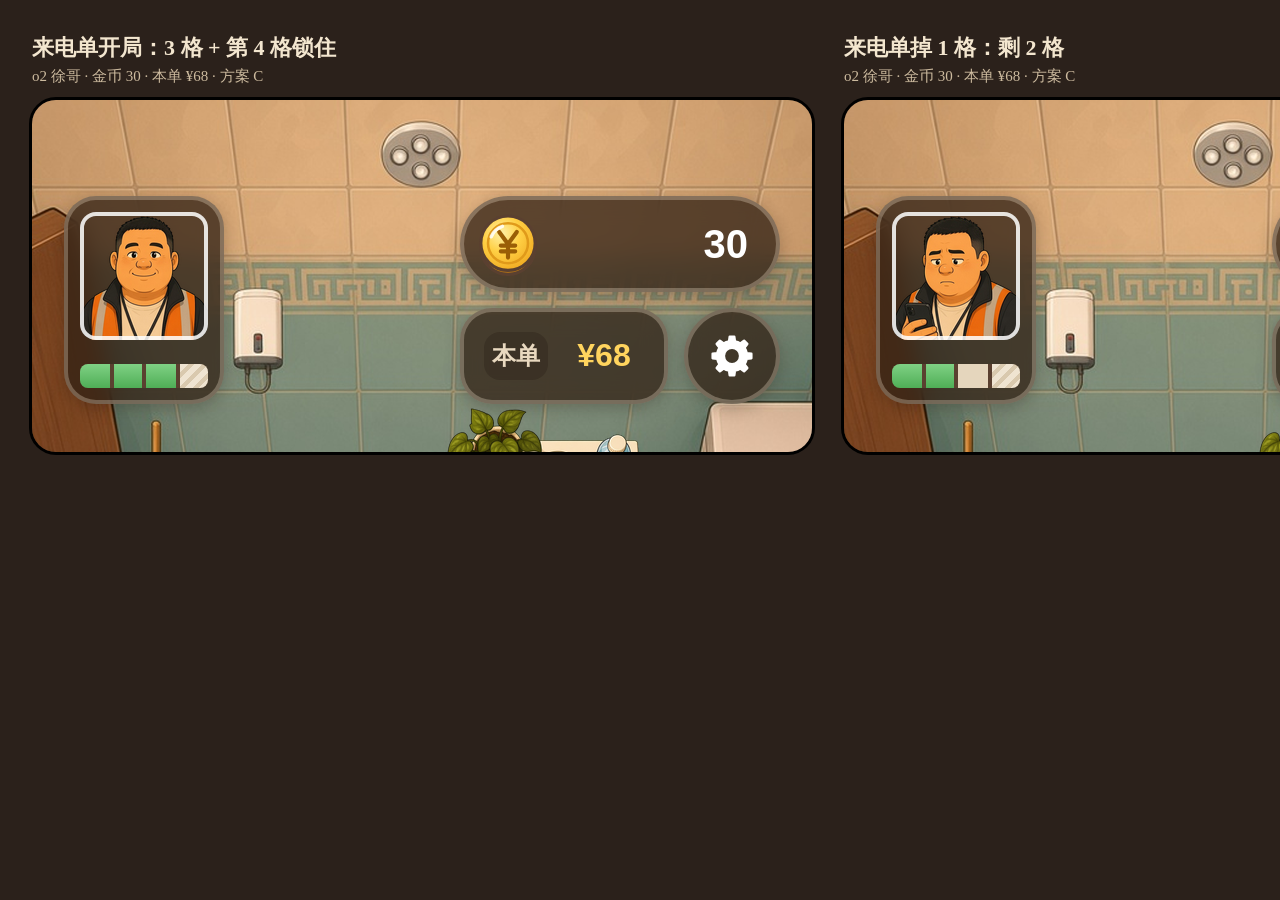
<file: design/ui/hifi/v14/hud_v14_call.html>
<!DOCTYPE html><html><head><meta charset="utf-8"><style>*{box-sizing:border-box;margin:0}body{background:#2b211b;font-family:"Noto Sans CJK SC",sans-serif;font-variant-numeric:tabular-nums;color:#5A4030}
.L{position:absolute}.row{display:flex;gap:32px;padding:32px;width:max-content}.col{flex:none;width:780px}
.cap{color:#f3e6cf;font:700 22px/32px "Noto Sans CJK SC";margin-bottom:12px}.cap small{display:block;font-weight:400;font-size:15px;line-height:24px;color:#cdbb9f}
.rec{background:#FFD45E;color:#5A4030;font-size:14px;padding:2px 10px;border-radius:12px;margin-left:8px;vertical-align:3px}
.zoom{position:relative;width:780px;height:352px;overflow:hidden;border-radius:24px;outline:3px solid #000;margin-bottom:24px}
.ph{position:absolute;left:0;top:0;width:390px;height:780px;transform:scale(2);transform-origin:0 0}
.ann .ph{filter:saturate(.25) brightness(1.08)}
/* layout — all values 1x; padding measured from OUTER edge (2px stroke included) */
.who{position:absolute;left:16px;top:48px;width:80px;height:104px;border-radius:16px;padding:6px;border:2px solid}
.av{width:64px;height:64px;border-radius:8px;background-size:cover;box-shadow:inset 0 0 0 2px #5A4030}
.pat{margin-top:12px;width:64px;height:12px;border-radius:4px;display:flex;overflow:hidden;box-shadow:inset 0 0 0 2px #5A4030}
.pat i{flex:1;background:linear-gradient(#7FD184,#4FAE56)}.pat i+i{border-left:2px solid #5A4030}
.cc{position:absolute;right:16px;top:48px;width:160px;height:48px;border-radius:24px;border:2px solid;padding:6px 14px 6px 6px;display:flex;align-items:center;justify-content:space-between}
.coin{width:32px;height:32px}.coin svg{display:block}
.num{font-size:20px;line-height:28px;font-weight:700}
.tg{position:absolute;right:72px;top:104px;width:104px;height:48px;border-radius:16px;border:2px solid;padding:10px;display:flex;align-items:center;gap:8px}
.lb{width:32px;height:24px;border-radius:8px;font-size:12px;line-height:24px;font-weight:700;text-align:center}
.vv{width:40px;height:24px;font-size:16px;line-height:24px;font-weight:700;text-align:center}
.gr{position:absolute;right:16px;top:104px;width:48px;height:48px;border-radius:24px;border:2px solid;padding:10px}
.gr svg{width:24px;height:24px;display:block}
/* A */
.oA .who,.oA .cc,.oA .tg,.oA .gr{border-color:#5A4030;background:linear-gradient(#FFFDF7 0%,#FBF1DD 60%,#F3E2C3 100%);box-shadow:inset 0 2px 0 #fff,inset 0 -3px 0 rgba(150,110,70,.18),0 2px 0 rgba(90,64,48,.35),0 4px 10px rgba(70,45,25,.2)}
.oA .lb{background:#F1DFBF;color:#7A5A40}.oA .vv{color:#B5650A}
/* B */
.oB .who,.oB .cc,.oB .tg,.oB .gr{border-color:#3A281B;background:linear-gradient(#8A6344,#5E412C);box-shadow:inset 0 2px 0 rgba(255,235,200,.28),inset 0 -3px 0 rgba(0,0,0,.2),0 2px 0 rgba(40,25,15,.45),0 4px 10px rgba(40,25,15,.3)}
.oB .num{color:#FFE9A8;text-shadow:0 1px 0 rgba(0,0,0,.35)}.oB .lb{background:#4A3222;color:#E7CFA9}.oB .vv{color:#FFD45E;text-shadow:0 1px 0 rgba(0,0,0,.35)}
.oB .av{box-shadow:inset 0 0 0 2px #FFF3DA}
/* C */
.oC .who,.oC .cc,.oC .tg,.oC .gr{border-color:rgba(255,240,215,.28);background:rgba(48,32,20,.6);box-shadow:0 2px 8px rgba(30,20,10,.25);backdrop-filter:blur(6px)}
.oC .num{color:#fff}.oC .lb{background:rgba(255,255,255,.14);color:#E9D9C0}.oC .vv{color:#FFD45E}.oC .av{box-shadow:inset 0 0 0 2px rgba(255,255,255,.85)}
/* annotation */
.mk{position:absolute;z-index:50;background:#FF2D55}.mk.h{height:2px}.mk.v{width:2px}
.lab{position:absolute;z-index:51;background:#FF2D55;color:#fff;font:700 13px/18px "Noto Sans CJK SC";padding:0 4px;border-radius:4px;transform:translate(-50%,-50%);white-space:nowrap}
.box{position:absolute;z-index:49;border:1.5px dashed rgba(255,45,85,.9)}
.chk{background:#F6EAD3;border-radius:16px;padding:16px 20px;font-size:15px;line-height:26px}.chk b{color:#2E8B3A}.chk .x{color:#D9413A}
.pat i.lock{background:repeating-linear-gradient(135deg,#EFE4D1 0 3px,#D9C9AE 3px 5px)}.pat i.off{background:#E5D6BD}
.oC .who,.oC .cc,.oC .tg,.oC .gr{border-color:rgba(255,240,215,.28);background:rgba(48,32,20,.75);box-shadow:0 2px 8px rgba(30,20,10,.25)}
.oC .num{color:#fff}.oC .lb{background:rgba(20,12,6,.2);color:#E9D9C0}.oC .vv{color:#FFD45E}.oC .av{box-shadow:inset 0 0 0 2px rgba(255,255,255,.85)}</style></head><body><div class="row"><div class="col oC"><p class="cap">来电单开局：3 格 + 第 4 格锁住<small>o2 徐哥 · 金币 30 · 本单 ¥68 · 方案 C</small></p><div class="zoom"><div class="ph"><img class="L" src="../../../../assets/scene/bg_bathroom_base@2x.png" style="left:0px;top:0px;width:390.0px;height:780.0px"><img class="L" src="../../../../assets/scene/home_wang_windowsill@2x.png" style="left:205px;top:154px;width:100.0px;height:61.0px"><img class="L" src="../../../../assets/scene/home_wang_washboard@2x.png" style="left:284px;top:323px;width:69.0px;height:81.0px"><img class="L" src="../../../../assets/scene/toilet_tank@2x.png" style="left:99.5px;top:216.0px;width:192.0px;height:110.0px"><img class="L" src="../../../../assets/scene/toilet_lid_up@2x.png" style="left:106.94999999999999px;top:251.0px;width:176.5px;height:146.0px"><img class="L" src="../../../../assets/scene/home_wang_seatcover@2x.png" style="left:100.05000000000001px;top:253.5px;width:183.5px;height:128.0px"><img class="L" src="../../../../assets/scene/toilet_bowl@2x.png" style="left:95.55000000000001px;top:389.55px;width:200.5px;height:236.5px"><img class="L" src="../../../../assets/scene/toilet_bowl_inner@2x.png" style="left:95.55000000000001px;top:389.55px;width:200.5px;height:236.5px"><img class="L" src="../../../../assets/scene/water_surface_normal@2x.png" style="left:95.55000000000001px;top:389.55px;width:200.5px;height:236.5px"><img class="L" src="../../../../assets/scene/clog_paper@2x.png" style="left:170.95px;top:494.0px;width:50.5px;height:48.0px"><img class="L" src="../../../../assets/scene/toilet_flushbtn_idle@2x.png" style="left:179.0px;top:225.5px;width:32.0px;height:29.0px"><img class="L" src="../../../../assets/scene/scene_bucket_empty@2x.png" style="left:294.5px;top:467.0px;width:71.0px;height:85.0px"><div class="who"><div class="av" style="background-image:url(../../../../assets/characters/avatar_xiao_xu_p1@2x.png)"></div><div class="pat"><i class=""></i><i class=""></i><i class=""></i><i class="lock"></i></div></div>
<div class="cc"><div class="coin"><svg viewBox="0 0 40 40"><defs><radialGradient id="cg" cx="38%" cy="32%" r="75%"><stop offset="0" stop-color="#FFF1A8"/><stop offset=".45" stop-color="#FFD045"/><stop offset="1" stop-color="#F0A81E"/></radialGradient></defs>
<circle cx="20" cy="22" r="17" fill="#C27A0E" stroke="#5A4030" stroke-width="2"/>
<circle cx="20" cy="19.5" r="17" fill="url(#cg)" stroke="#5A4030" stroke-width="2"/>
<circle cx="20" cy="19.5" r="12.5" fill="none" stroke="#E09A1A" stroke-width="1.6"/>
<path d="M14.5 12.5l5.5 7.5 5.5-7.5M20 20v8.5M15.5 21h9M15.5 24.6h9" fill="none" stroke="#9A5E06" stroke-width="2.6" stroke-linecap="round" stroke-linejoin="round"/>
<path d="M9.5 15.5a11.5 11.5 0 0 1 7-6.5" fill="none" stroke="#fff" stroke-opacity=".85" stroke-width="2.2" stroke-linecap="round"/></svg></div><span class="num">30</span></div>
<div class="tg"><span class="lb">本单</span><span class="vv">¥68</span></div><div class="gr"><svg viewBox="0 0 32 32"><defs><mask id="gm"><rect width="32" height="32" fill="#fff"/><circle cx="16" cy="16" r="4.6" fill="#000"/></mask></defs><g mask="url(#gm)" opacity="1"><path d="M25.24 12.17 L25.81 14.05 L28.91 14.47 L28.91 17.53 L25.81 17.95 L25.24 19.83 L24.31 21.56 L26.21 24.05 L24.05 26.21 L21.56 24.31 L19.83 25.24 L17.95 25.81 L17.53 28.91 L14.47 28.91 L14.05 25.81 L12.17 25.24 L10.44 24.31 L7.95 26.21 L5.79 24.05 L7.69 21.56 L6.76 19.83 L6.19 17.95 L3.09 17.53 L3.09 14.47 L6.19 14.05 L6.76 12.17 L7.69 10.44 L5.79 7.95 L7.95 5.79 L10.44 7.69 L12.17 6.76 L14.05 6.19 L14.47 3.09 L17.53 3.09 L17.95 6.19 L19.83 6.76 L21.56 7.69 L24.05 5.79 L26.21 7.95 L24.31 10.44Z" fill="#FFFFFF" stroke="#FFFFFF" stroke-width="1.6" stroke-linejoin="round"/></g></svg></div></div></div></div><div class="col oC"><p class="cap">来电单掉 1 格：剩 2 格<small>o2 徐哥 · 金币 30 · 本单 ¥68 · 方案 C</small></p><div class="zoom"><div class="ph"><img class="L" src="../../../../assets/scene/bg_bathroom_base@2x.png" style="left:0px;top:0px;width:390.0px;height:780.0px"><img class="L" src="../../../../assets/scene/home_wang_windowsill@2x.png" style="left:205px;top:154px;width:100.0px;height:61.0px"><img class="L" src="../../../../assets/scene/home_wang_washboard@2x.png" style="left:284px;top:323px;width:69.0px;height:81.0px"><img class="L" src="../../../../assets/scene/toilet_tank@2x.png" style="left:99.5px;top:216.0px;width:192.0px;height:110.0px"><img class="L" src="../../../../assets/scene/toilet_lid_up@2x.png" style="left:106.94999999999999px;top:251.0px;width:176.5px;height:146.0px"><img class="L" src="../../../../assets/scene/home_wang_seatcover@2x.png" style="left:100.05000000000001px;top:253.5px;width:183.5px;height:128.0px"><img class="L" src="../../../../assets/scene/toilet_bowl@2x.png" style="left:95.55000000000001px;top:389.55px;width:200.5px;height:236.5px"><img class="L" src="../../../../assets/scene/toilet_bowl_inner@2x.png" style="left:95.55000000000001px;top:389.55px;width:200.5px;height:236.5px"><img class="L" src="../../../../assets/scene/water_surface_normal@2x.png" style="left:95.55000000000001px;top:389.55px;width:200.5px;height:236.5px"><img class="L" src="../../../../assets/scene/clog_paper@2x.png" style="left:170.95px;top:494.0px;width:50.5px;height:48.0px"><img class="L" src="../../../../assets/scene/toilet_flushbtn_idle@2x.png" style="left:179.0px;top:225.5px;width:32.0px;height:29.0px"><img class="L" src="../../../../assets/scene/scene_bucket_empty@2x.png" style="left:294.5px;top:467.0px;width:71.0px;height:85.0px"><div class="who"><div class="av" style="background-image:url(../../../../assets/characters/avatar_xiao_xu_p2@2x.png)"></div><div class="pat"><i class=""></i><i class=""></i><i class="off"></i><i class="lock"></i></div></div>
<div class="cc"><div class="coin"><svg viewBox="0 0 40 40"><defs><radialGradient id="cg" cx="38%" cy="32%" r="75%"><stop offset="0" stop-color="#FFF1A8"/><stop offset=".45" stop-color="#FFD045"/><stop offset="1" stop-color="#F0A81E"/></radialGradient></defs>
<circle cx="20" cy="22" r="17" fill="#C27A0E" stroke="#5A4030" stroke-width="2"/>
<circle cx="20" cy="19.5" r="17" fill="url(#cg)" stroke="#5A4030" stroke-width="2"/>
<circle cx="20" cy="19.5" r="12.5" fill="none" stroke="#E09A1A" stroke-width="1.6"/>
<path d="M14.5 12.5l5.5 7.5 5.5-7.5M20 20v8.5M15.5 21h9M15.5 24.6h9" fill="none" stroke="#9A5E06" stroke-width="2.6" stroke-linecap="round" stroke-linejoin="round"/>
<path d="M9.5 15.5a11.5 11.5 0 0 1 7-6.5" fill="none" stroke="#fff" stroke-opacity=".85" stroke-width="2.2" stroke-linecap="round"/></svg></div><span class="num">30</span></div>
<div class="tg"><span class="lb">本单</span><span class="vv">¥68</span></div><div class="gr"><svg viewBox="0 0 32 32"><defs><mask id="gm"><rect width="32" height="32" fill="#fff"/><circle cx="16" cy="16" r="4.6" fill="#000"/></mask></defs><g mask="url(#gm)" opacity="1"><path d="M25.24 12.17 L25.81 14.05 L28.91 14.47 L28.91 17.53 L25.81 17.95 L25.24 19.83 L24.31 21.56 L26.21 24.05 L24.05 26.21 L21.56 24.31 L19.83 25.24 L17.95 25.81 L17.53 28.91 L14.47 28.91 L14.05 25.81 L12.17 25.24 L10.44 24.31 L7.95 26.21 L5.79 24.05 L7.69 21.56 L6.76 19.83 L6.19 17.95 L3.09 17.53 L3.09 14.47 L6.19 14.05 L6.76 12.17 L7.69 10.44 L5.79 7.95 L7.95 5.79 L10.44 7.69 L12.17 6.76 L14.05 6.19 L14.47 3.09 L17.53 3.09 L17.95 6.19 L19.83 6.76 L21.56 7.69 L24.05 5.79 L26.21 7.95 L24.31 10.44Z" fill="#FFFFFF" stroke="#FFFFFF" stroke-width="1.6" stroke-linejoin="round"/></g></svg></div></div></div></div></div></body></html>
</file>
